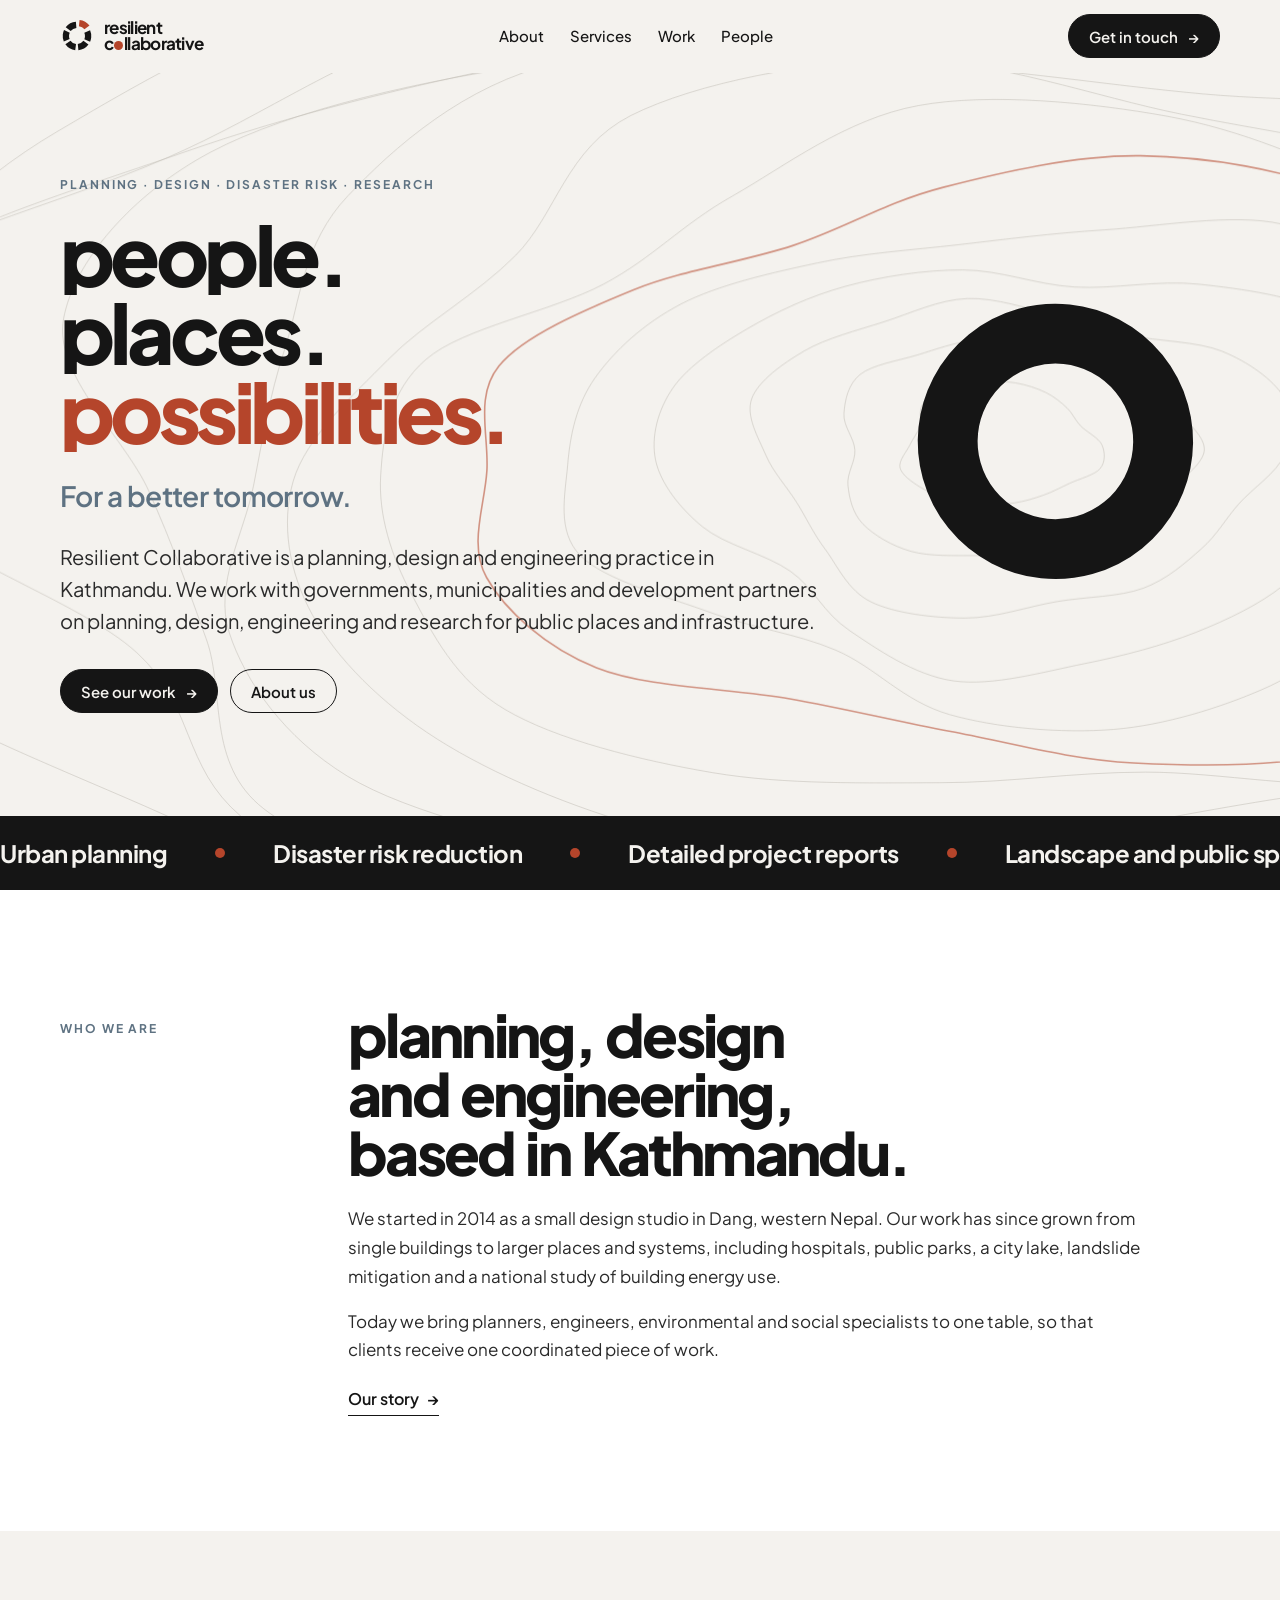
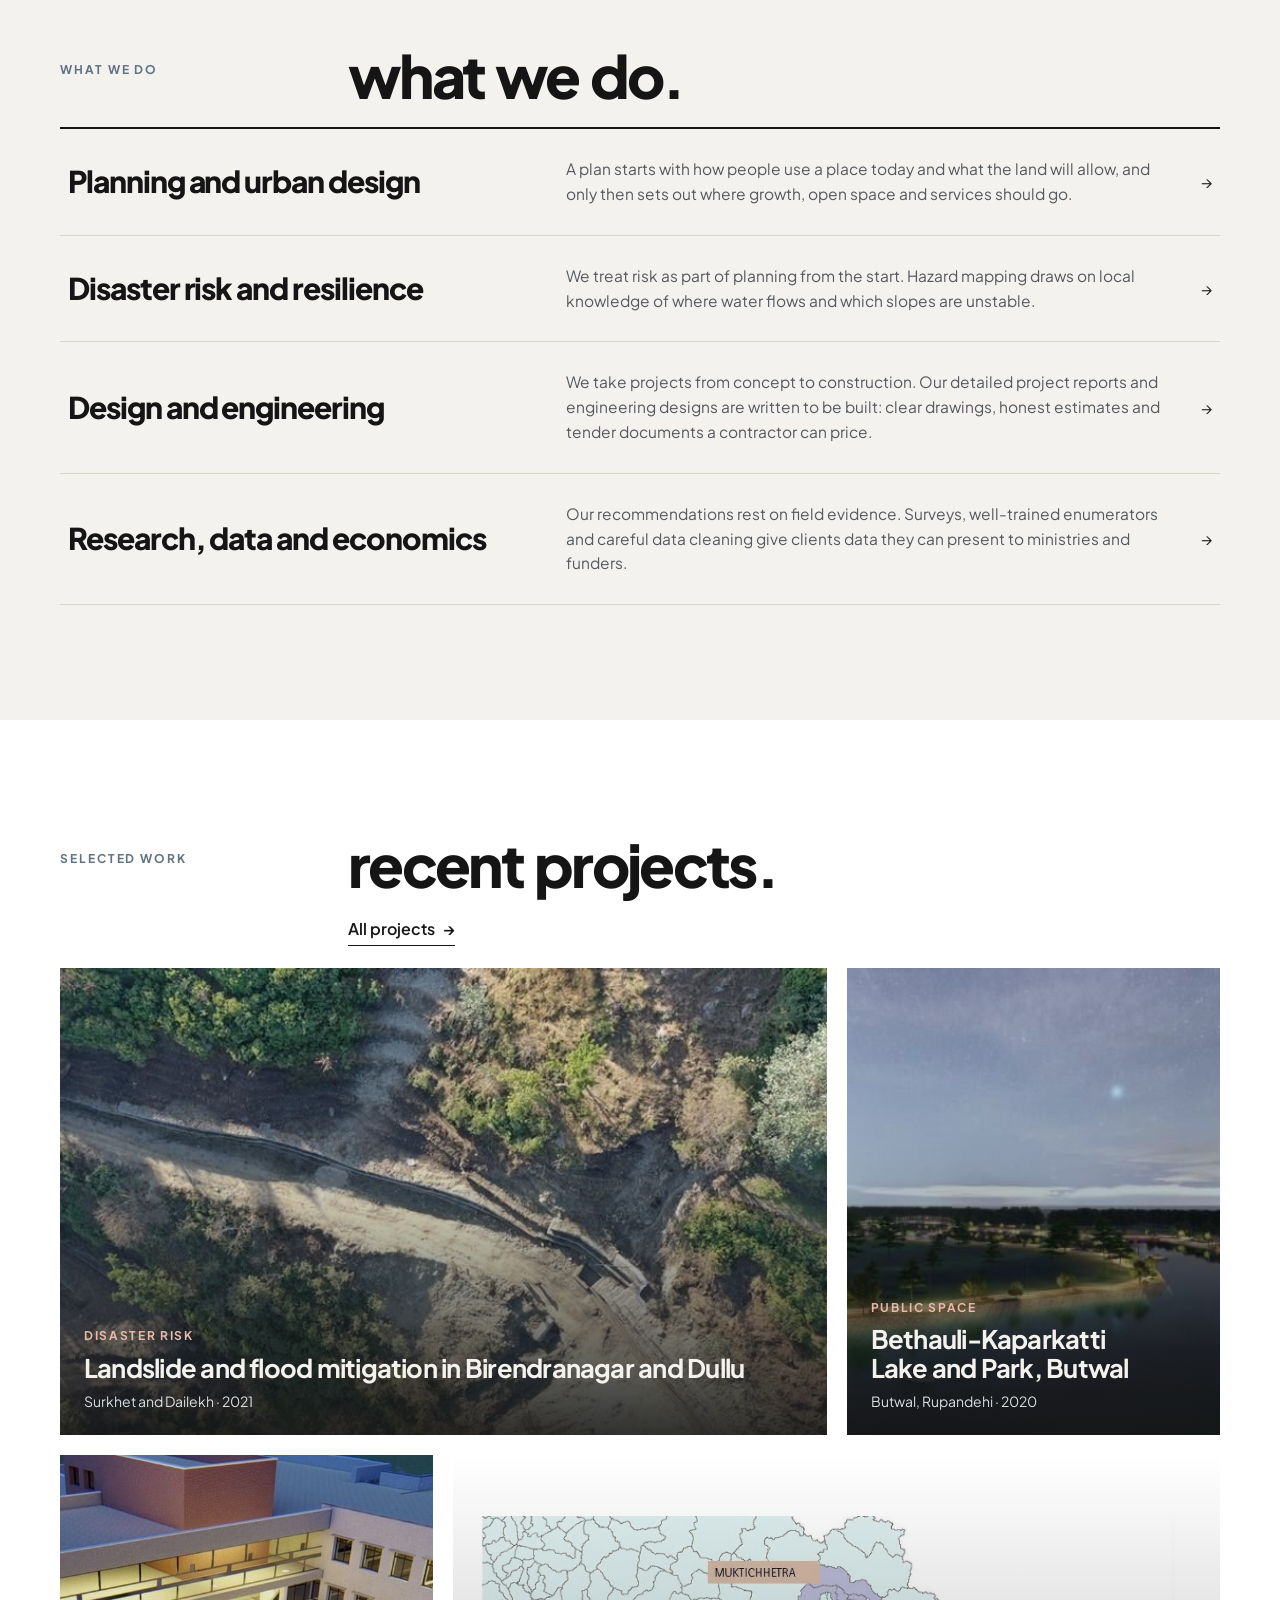
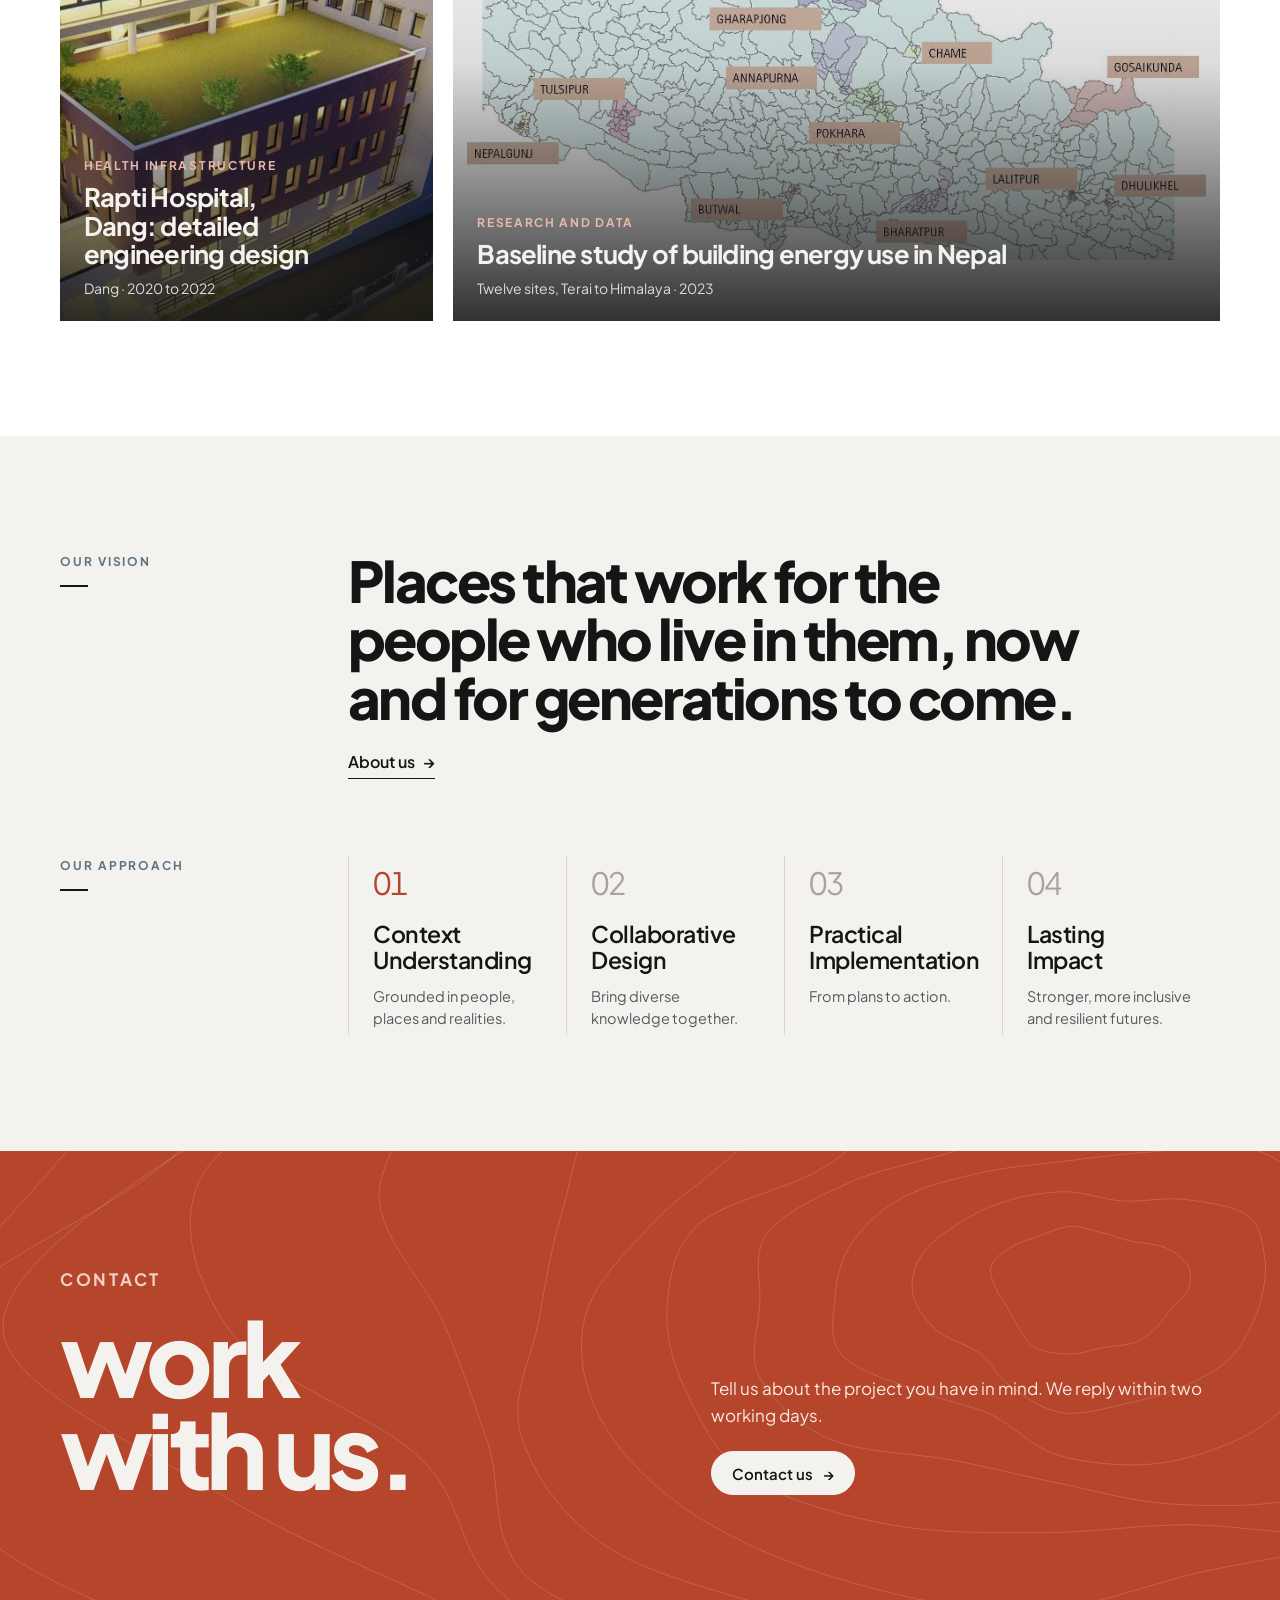
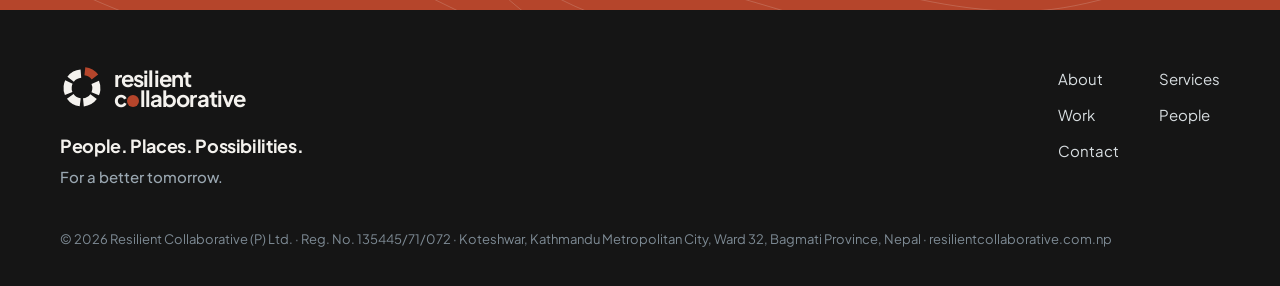
<file: index.html>
<!doctype html><html lang="en"><head><meta charset="utf-8"><meta name="viewport" content="width=device-width, initial-scale=1, viewport-fit=cover"><title>Resilient Collaborative</title><meta name="description" content="Resilient Collaborative is a planning, design and engineering practice in Kathmandu, Nepal, working with governments, municipalities and development partners."><link rel="canonical" href="https://resilientcollaborative.com.np/"><link rel="icon" href="data:image/svg+xml,<svg xmlns=%22http://www.w3.org/2000/svg%22 viewBox=%220 0 100 100%22><g transform=%22translate(50 50) scale(.84) translate(-50 -50)%22 fill=%22none%22 stroke-width=%2222%22><circle cx=%2250%22 cy=%2250%22 r=%2239%22 stroke=%22%23151515%22 transform=%22rotate(-84 50 50)%22 stroke-dasharray=%220 40.84 32 8.84 32 8.84 32 8.84 32 8.84 32 8.84%22/><circle cx=%2250%22 cy=%2250%22 r=%2239%22 stroke=%22%23B5452B%22 transform=%22translate(3.7 -6.55) rotate(-84 50 50)%22 stroke-dasharray=%2232 213.04%22/></g></svg>"><meta property="og:title" content="Resilient Collaborative"><meta property="og:description" content="Resilient Collaborative is a planning, design and engineering practice in Kathmandu, Nepal, working with governments, municipalities and development partners."><meta property="og:url" content="https://resilientcollaborative.com.np/"><meta property="og:image" content="https://resilientcollaborative.com.np/img/lake2.jpg"><link rel="preconnect" href="https://fonts.googleapis.com"><link rel="preconnect" href="https://fonts.gstatic.com" crossorigin><link rel="stylesheet" href="https://fonts.googleapis.com/css2?family=Plus+Jakarta+Sans:wght@400;500;600;700;800&display=swap"><link rel="stylesheet" href="site.css"></head><body><header class="site"><div class="wrap nav">
<a class="brand" href="./" aria-label="Resilient Collaborative, home"><svg data-ring aria-hidden="true"></svg><span class="wm">resilient<br>c<span class="dot"></span>llaborative</span></a>
<ul class="links"><li><a href="about.html">About</a></li><li><a href="services.html">Services</a></li><li><a href="work.html">Work</a></li><li><a href="people.html">People</a></li></ul>
<a class="btn" href="contact.html">Get in touch <span class="arr" aria-hidden="true">→</span></a>
<button class="menu-btn" aria-expanded="false">Menu</button>
</div></header><main>
<section class="hero"><canvas data-topo='{"c":"#B9B4AA","a":0.45,"x":0.78,"y":0.5,"n":14,"s":0.4,"acc":5}' aria-hidden="true"></canvas>
<div class="wrap hero-grid"><div>
<p class="label" style="margin-bottom:22px">Planning · Design · Disaster risk · Research</p>
<h1><span class="w"><span>people.</span></span><span class="w"><span>places.</span></span><span class="w"><span>possibilities.</span></span></h1>
<p class="tomorrow">For a better tomorrow.</p>
<p class="lede">Resilient Collaborative is a planning, design and engineering practice in Kathmandu. We work with governments, municipalities and development partners on planning, design, engineering and research for public places and infrastructure.</p>
<div class="ctas"><a class="btn" href="work.html">See our work <span class="arr" aria-hidden="true">→</span></a><a class="btn ghost" href="about.html">About us</a></div>
</div><div class="hero-mark"><svg id="heroRing" viewBox="0 0 100 100" role="img" aria-label="The Resilient Collaborative ring"></svg></div></div></section>
<div class="marquee" aria-hidden="true"><div class="track"><span>Urban planning</span><span>Disaster risk reduction</span><span>Detailed project reports</span><span>Landscape and public space</span><span>Resilient health infrastructure</span><span>Bio-engineering</span><span>Baseline research</span><span>Construction supervision</span><span>Urban planning</span><span>Disaster risk reduction</span><span>Detailed project reports</span><span>Landscape and public space</span><span>Resilient health infrastructure</span><span>Bio-engineering</span><span>Baseline research</span><span>Construction supervision</span></div></div>

<section class="band white"><div class="wrap split rv"><p class="label">Who we are</p>
<div class="stack"><h2 class="h2">planning, design and engineering, based in Kathmandu.</h2>
<div class="prose"><p>We started in 2014 as a small design studio in Dang, western Nepal. Our work has since grown from single buildings to larger places and systems, including hospitals, public parks, a city lake, landslide mitigation and a national study of building energy use.</p>
<p>Today we bring planners, engineers, environmental and social specialists to one table, so that clients receive one coordinated piece of work.</p></div>
<p><a class="more" href="about.html">Our story <span class="arr" aria-hidden="true">→</span></a></p></div></div>
</section>

<section class="band"><div class="wrap stack"><div class="split rv"><p class="label">What we do</p><h2 class="h2">what we do.</h2></div>
<ul class="rows rv"><li><a href="services.html#planning"><h3>Planning and urban design</h3><p>A plan starts with how people use a place today and what the land will allow, and only then sets out where growth, open space and services should go.</p><span class="arr" aria-hidden="true">→</span></a></li><li><a href="services.html#risk"><h3>Disaster risk and resilience</h3><p>We treat risk as part of planning from the start. Hazard mapping draws on local knowledge of where water flows and which slopes are unstable.</p><span class="arr" aria-hidden="true">→</span></a></li><li><a href="services.html#design"><h3>Design and engineering</h3><p>We take projects from concept to construction. Our detailed project reports and engineering designs are written to be built: clear drawings, honest estimates and tender documents a contractor can price.</p><span class="arr" aria-hidden="true">→</span></a></li><li><a href="services.html#research"><h3>Research, data and economics</h3><p>Our recommendations rest on field evidence. Surveys, well-trained enumerators and careful data cleaning give clients data they can present to ministries and funders.</p><span class="arr" aria-hidden="true">→</span></a></li></ul></div></section>

<section class="band white"><div class="wrap stack"><div class="split rv"><p class="label">Selected work</p><div class="stack"><h2 class="h2">recent projects.</h2><p><a class="more" href="work.html">All projects <span class="arr" aria-hidden="true">→</span></a></p></div></div>
<div class="grid"><a class="card rv wide" href="work-landslide.html" data-tags="risk"><img src="img/idrmp.jpg" alt="Aerial view of slope stabilisation works on a hillside" loading="lazy"><div class="meta"><span class="sector">Disaster risk</span><h3>Landslide and flood mitigation in Birendranagar and Dullu</h3><span class="where">Surkhet and Dailekh · 2021</span></div></a><a class="card rv" href="work-lake.html" data-tags="public-space"><img src="img/lake2.jpg" alt="Rendering of the lake at dusk with lit paths" loading="lazy"><div class="meta"><span class="sector">Public space</span><h3>Bethauli-Kaparkatti Lake and Park, Butwal</h3><span class="where">Butwal, Rupandehi · 2020</span></div></a><a class="card rv" href="work-rapti.html" data-tags="health"><img src="img/rapti.jpg" alt="Rendering of Rapti Hospital at dusk" loading="lazy"><div class="meta"><span class="sector">Health infrastructure</span><h3>Rapti Hospital, Dang: detailed engineering design</h3><span class="where">Dang · 2020 to 2022</span></div></a><a class="card rv wide contain" href="work-energy.html" data-tags="research"><img src="img/map.jpg" alt="Map of Nepal with the survey sites marked" loading="lazy"><div class="meta"><span class="sector">Research and data</span><h3>Baseline study of building energy use in Nepal</h3><span class="where">Twelve sites, Terai to Himalaya · 2023</span></div></a></div></div></section>

<section class="band va"><div class="wrap stack" style="gap:clamp(48px,6vw,88px)"><div class="split rv"><div><p class="label">Our vision</p><span class="tick" aria-hidden="true"></span></div><div class="stack"><p class="vision">Places that work for the people who live in them, now and for generations to come.</p><p><a class="more" href="about.html">About us <span class="arr" aria-hidden="true">→</span></a></p></div></div><div class="split va-row rv"><div><p class="label">Our approach</p><span class="tick" aria-hidden="true"></span></div><ol class="approach4"><li><span class="num">01</span><h3>Context<br>Understanding</h3><p>Grounded in people, places and realities.</p></li><li><span class="num">02</span><h3>Collaborative<br>Design</h3><p>Bring diverse knowledge together.</p></li><li><span class="num">03</span><h3>Practical<br>Implementation</h3><p>From plans to action.</p></li><li><span class="num">04</span><h3>Lasting<br>Impact</h3><p>Stronger, more inclusive and resilient futures.</p></li></ol></div></div></section>
<section class="cta band"><canvas data-topo='{"c":"#F4F2EE","a":0.18,"x":0.85,"y":0.3,"n":12,"s":2.2,"acc":-1}' aria-hidden="true"></canvas>
<div class="wrap inner"><div class="rv"><p class="label" style="margin-bottom:18px">Contact</p><h2>work<br>with us.</h2></div>
<div class="rv"><p>Tell us about the project you have in mind. We reply within two working days.</p>
<p style="margin-top:22px"><a class="btn light" href="contact.html">Contact us <span class="arr" aria-hidden="true">→</span></a></p></div></div></section></main><footer class="site"><div class="wrap">
<div class="row">
<div><a class="brand" href="./" aria-label="Home"><svg data-ring="light" aria-hidden="true"></svg><span class="wm">resilient<br>c<span class="dot"></span>llaborative</span></a>
<p class="tl">People. Places. Possibilities.<span>For a better tomorrow.</span></p></div>
<nav aria-label="Footer"><ul><li><a href="about.html">About</a></li><li><a href="services.html">Services</a></li><li><a href="work.html">Work</a></li><li><a href="people.html">People</a></li><li><a href="contact.html">Contact</a></li></ul></nav>
</div>
<small>© 2026 Resilient Collaborative (P) Ltd. · Reg. No. 135445/71/072 · Koteshwar, Kathmandu Metropolitan City, Ward 32, Bagmati Province, Nepal · resilientcollaborative.com.np</small>
</div></footer><script src="site.js"></script></body></html>
</file>
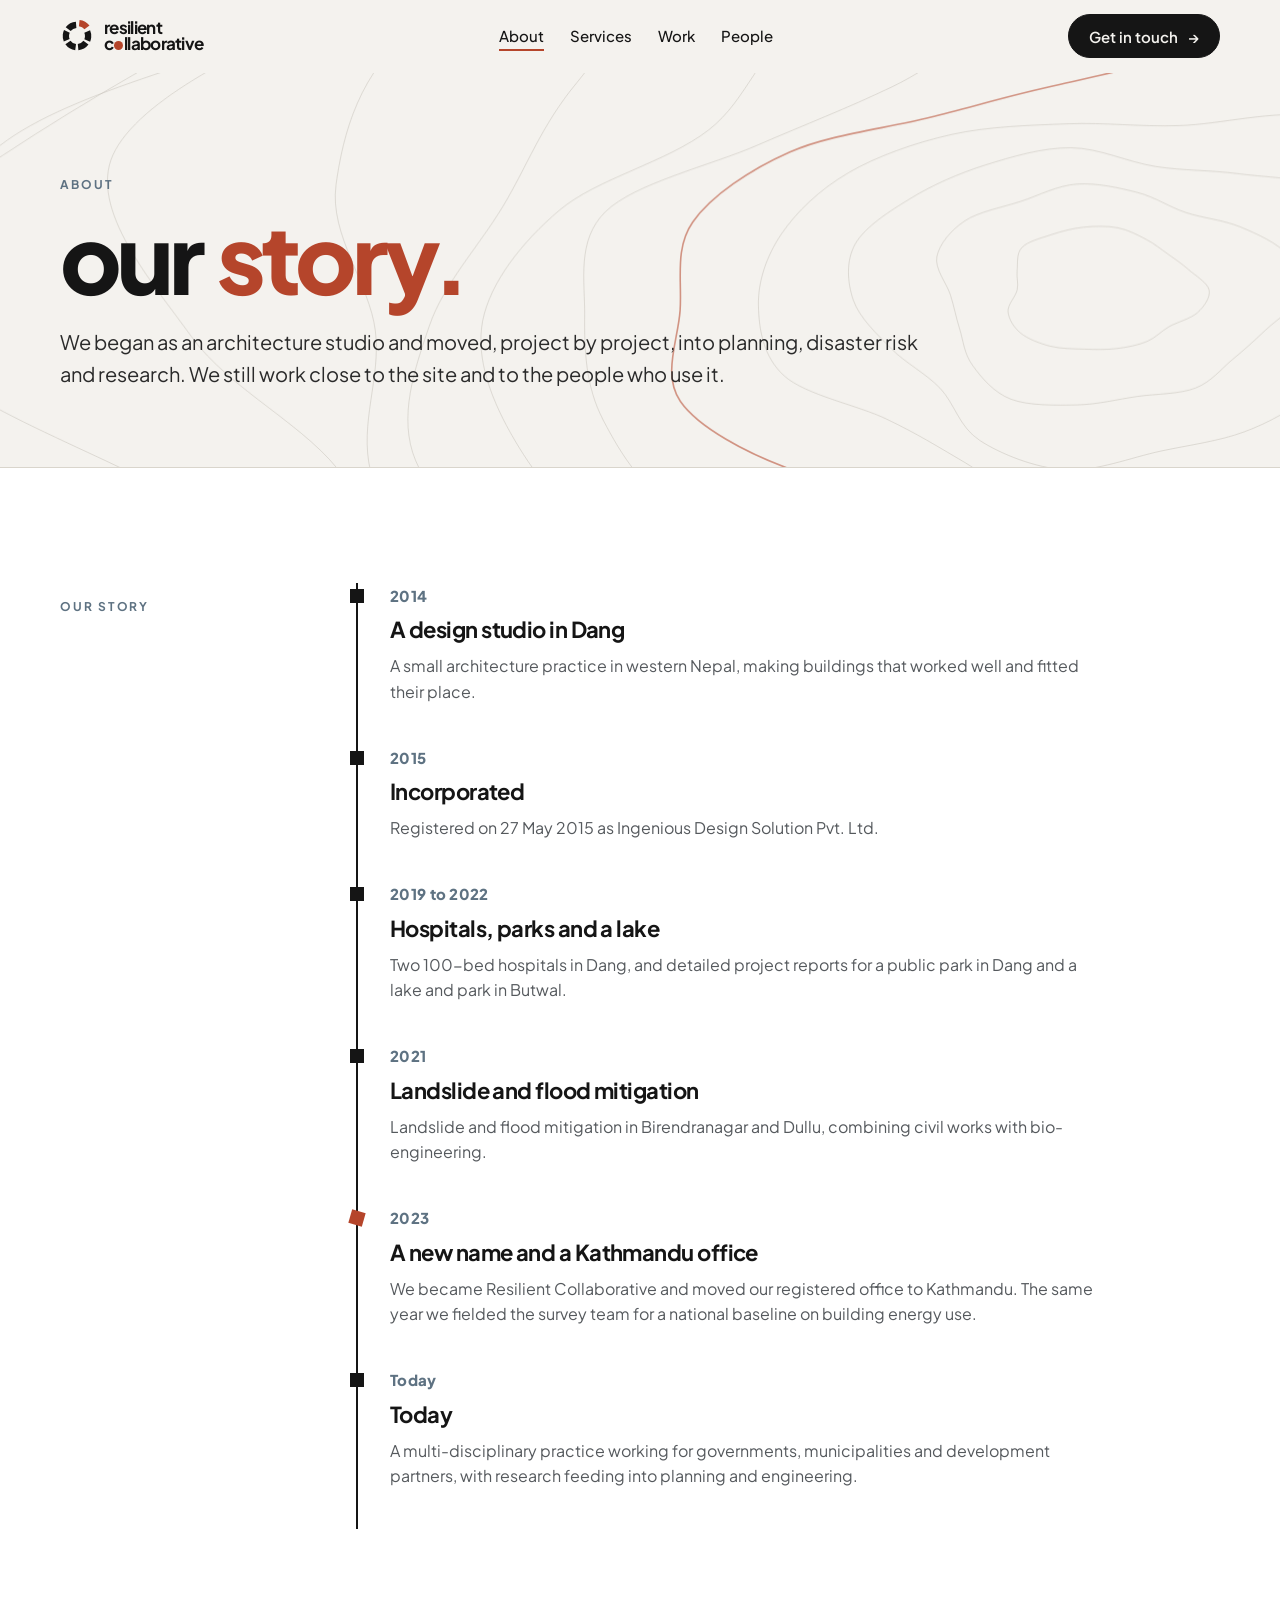
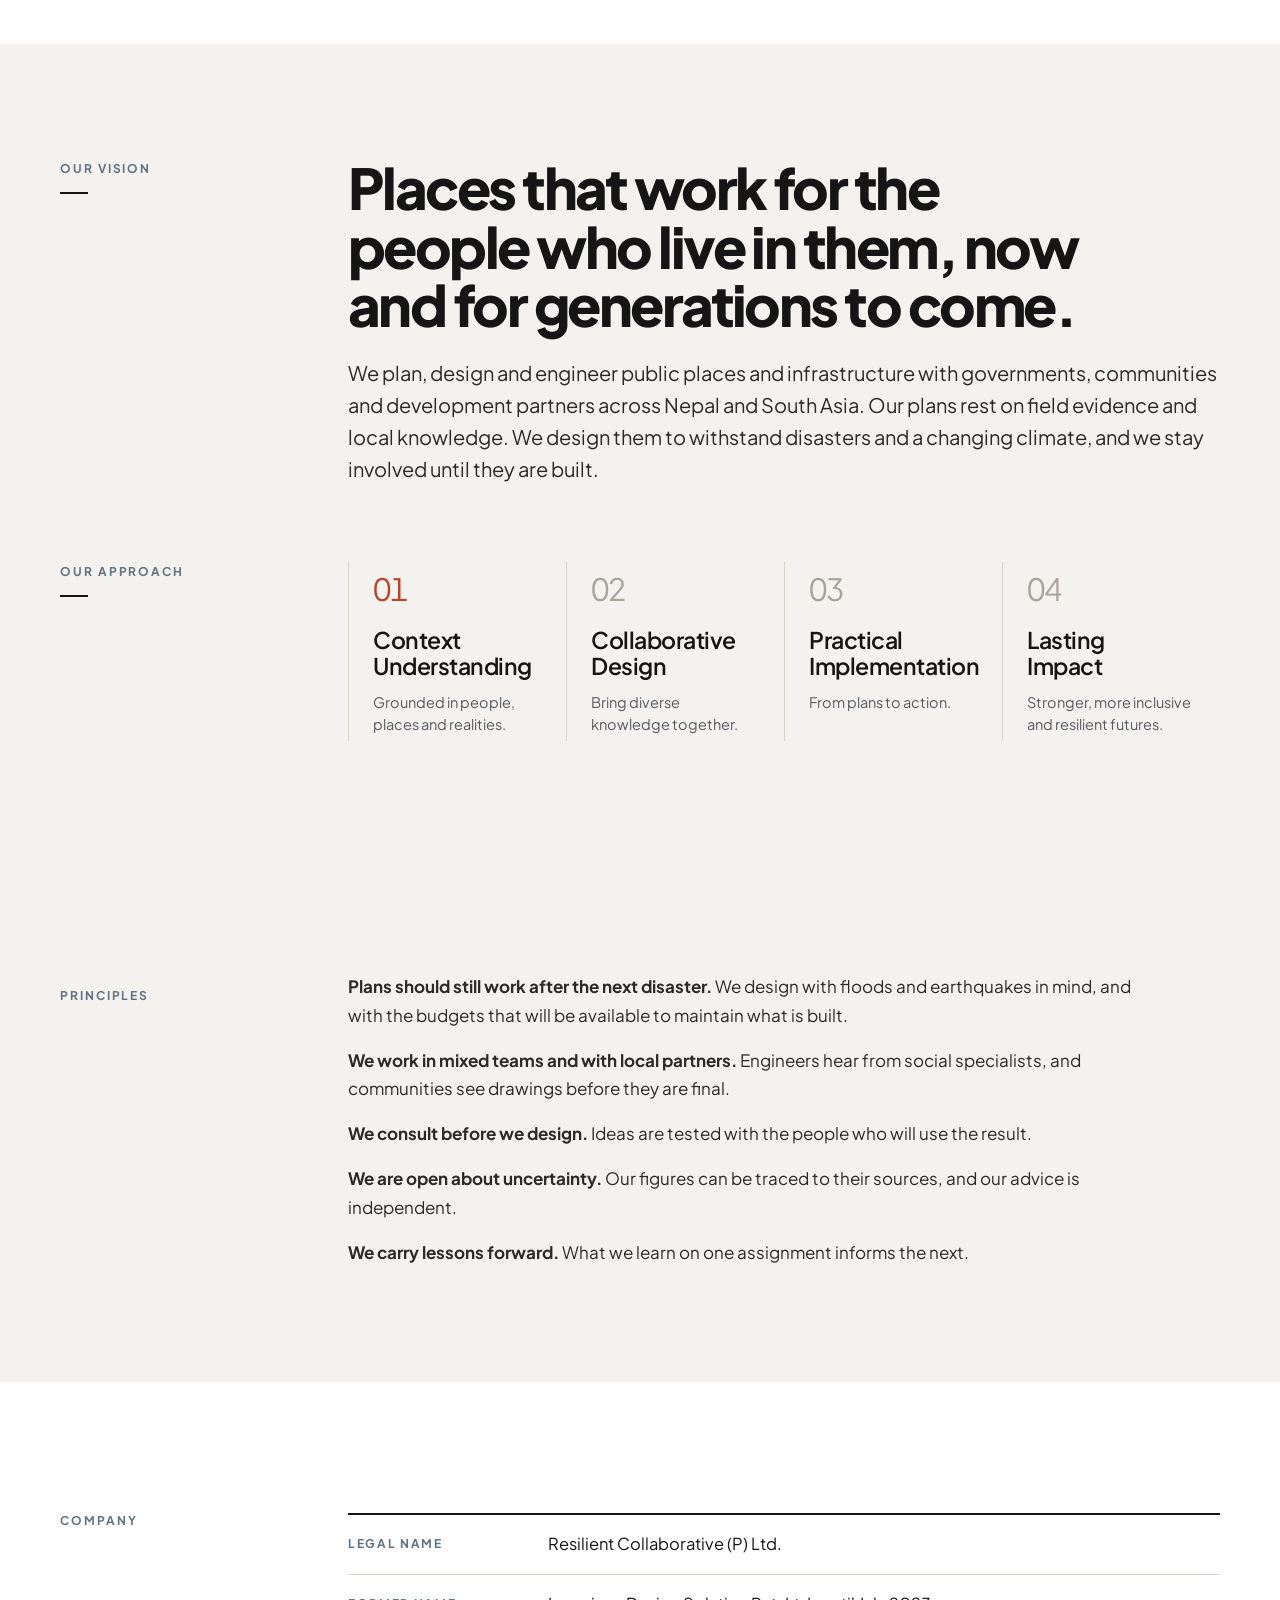
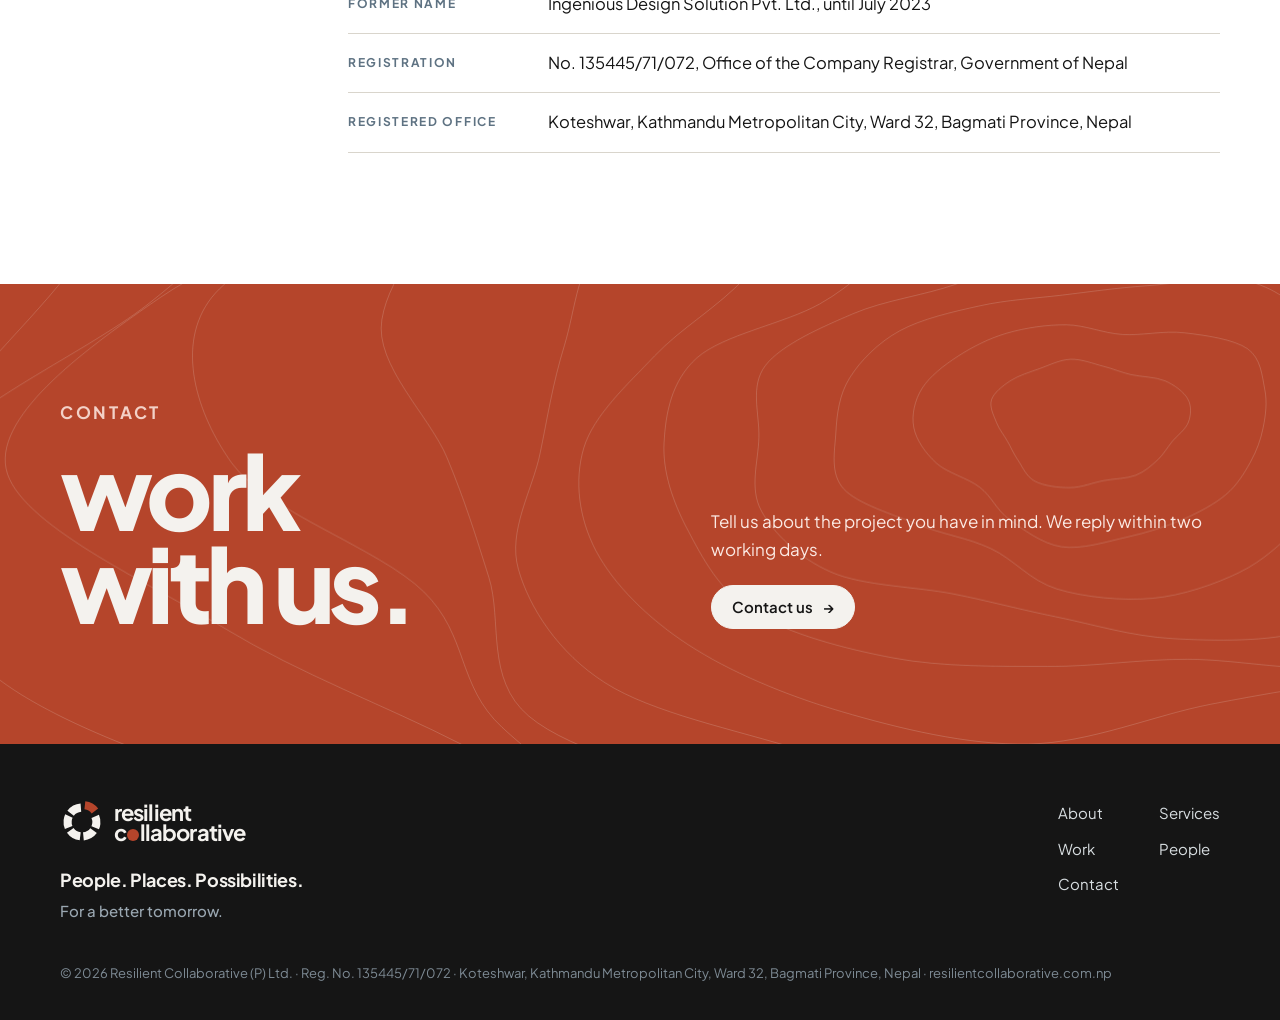
<file: about.html>
<!doctype html><html lang="en"><head><meta charset="utf-8"><meta name="viewport" content="width=device-width, initial-scale=1, viewport-fit=cover"><title>About · Resilient Collaborative</title><meta name="description" content="Resilient Collaborative is a planning, design and engineering practice in Kathmandu, Nepal, working with governments, municipalities and development partners."><link rel="canonical" href="https://resilientcollaborative.com.np/about.html"><link rel="icon" href="data:image/svg+xml,<svg xmlns=%22http://www.w3.org/2000/svg%22 viewBox=%220 0 100 100%22><g transform=%22translate(50 50) scale(.84) translate(-50 -50)%22 fill=%22none%22 stroke-width=%2222%22><circle cx=%2250%22 cy=%2250%22 r=%2239%22 stroke=%22%23151515%22 transform=%22rotate(-84 50 50)%22 stroke-dasharray=%220 40.84 32 8.84 32 8.84 32 8.84 32 8.84 32 8.84%22/><circle cx=%2250%22 cy=%2250%22 r=%2239%22 stroke=%22%23B5452B%22 transform=%22translate(3.7 -6.55) rotate(-84 50 50)%22 stroke-dasharray=%2232 213.04%22/></g></svg>"><meta property="og:title" content="About · Resilient Collaborative"><meta property="og:description" content="Resilient Collaborative is a planning, design and engineering practice in Kathmandu, Nepal, working with governments, municipalities and development partners."><meta property="og:url" content="https://resilientcollaborative.com.np/about.html"><meta property="og:image" content="https://resilientcollaborative.com.np/img/lake2.jpg"><link rel="preconnect" href="https://fonts.googleapis.com"><link rel="preconnect" href="https://fonts.gstatic.com" crossorigin><link rel="stylesheet" href="https://fonts.googleapis.com/css2?family=Plus+Jakarta+Sans:wght@400;500;600;700;800&display=swap"><link rel="stylesheet" href="site.css"></head><body><header class="site"><div class="wrap nav">
<a class="brand" href="./" aria-label="Resilient Collaborative, home"><svg data-ring aria-hidden="true"></svg><span class="wm">resilient<br>c<span class="dot"></span>llaborative</span></a>
<ul class="links"><li><a href="about.html" aria-current="page">About</a></li><li><a href="services.html">Services</a></li><li><a href="work.html">Work</a></li><li><a href="people.html">People</a></li></ul>
<a class="btn" href="contact.html">Get in touch <span class="arr" aria-hidden="true">→</span></a>
<button class="menu-btn" aria-expanded="false">Menu</button>
</div></header><main><section class="phead"><canvas data-topo='{"c":"#B9B4AA","a":0.4,"x":0.86,"y":0.55,"n":12,"s":0.9,"acc":4}' aria-hidden="true"></canvas><div class="wrap"><p class="label">About</p><h1 style="">our <span>story.</span></h1><p class="lede">We began as an architecture studio and moved, project by project, into planning, disaster risk and research. We still work close to the site and to the people who use it.</p></div></section>
<section class="band white"><div class="wrap split"><p class="label rv">Our story</p>
<ol class="timeline rv">
<li><span class="yr">2014</span><h3>A design studio in Dang</h3><p>A small architecture practice in western Nepal, making buildings that worked well and fitted their place.</p></li>
<li><span class="yr">2015</span><h3>Incorporated</h3><p>Registered on 27 May 2015 as Ingenious Design Solution Pvt. Ltd.</p></li>
<li><span class="yr">2019 to 2022</span><h3>Hospitals, parks and a lake</h3><p>Two 100-bed hospitals in Dang, and detailed project reports for a public park in Dang and a lake and park in Butwal.</p></li>
<li><span class="yr">2021</span><h3>Landslide and flood mitigation</h3><p>Landslide and flood mitigation in Birendranagar and Dullu, combining civil works with bio-engineering.</p></li>
<li class="mark"><span class="yr">2023</span><h3>A new name and a Kathmandu office</h3><p>We became Resilient Collaborative and moved our registered office to Kathmandu. The same year we fielded the survey team for a national baseline on building energy use.</p></li>
<li><span class="yr">Today</span><h3>Today</h3><p>A multi-disciplinary practice working for governments, municipalities and development partners, with research feeding into planning and engineering.</p></li>
</ol></div></section>

<section class="band va"><div class="wrap stack" style="gap:clamp(48px,6vw,88px)"><div class="split rv"><div><p class="label">Our vision</p><span class="tick" aria-hidden="true"></span></div><div class="stack"><p class="vision">Places that work for the people who live in them, now and for generations to come.</p><p class="lede">We plan, design and engineer public places and infrastructure with governments, communities and development partners across Nepal and South Asia. Our plans rest on field evidence and local knowledge. We design them to withstand disasters and a changing climate, and we stay involved until they are built.</p></div></div><div class="split va-row rv"><div><p class="label">Our approach</p><span class="tick" aria-hidden="true"></span></div><ol class="approach4"><li><span class="num">01</span><h3>Context<br>Understanding</h3><p>Grounded in people, places and realities.</p></li><li><span class="num">02</span><h3>Collaborative<br>Design</h3><p>Bring diverse knowledge together.</p></li><li><span class="num">03</span><h3>Practical<br>Implementation</h3><p>From plans to action.</p></li><li><span class="num">04</span><h3>Lasting<br>Impact</h3><p>Stronger, more inclusive and resilient futures.</p></li></ol></div></div></section>

<section class="band"><div class="wrap split"><p class="label rv">Principles</p>
<div class="prose rv">
<p><strong>Plans should still work after the next disaster.</strong> We design with floods and earthquakes in mind, and with the budgets that will be available to maintain what is built.</p>
<p><strong>We work in mixed teams and with local partners.</strong> Engineers hear from social specialists, and communities see drawings before they are final.</p>
<p><strong>We consult before we design.</strong> Ideas are tested with the people who will use the result.</p>
<p><strong>We are open about uncertainty.</strong> Our figures can be traced to their sources, and our advice is independent.</p>
<p><strong>We carry lessons forward.</strong> What we learn on one assignment informs the next.</p>
</div></div></section>
<section class="band white"><div class="wrap split"><p class="label rv">Company</p>
<dl class="dl rv"><dt>Legal name</dt><dd>Resilient Collaborative (P) Ltd.</dd>
<dt>Former name</dt><dd>Ingenious Design Solution Pvt. Ltd., until July 2023</dd>
<dt>Registration</dt><dd>No. 135445/71/072, Office of the Company Registrar, Government of Nepal</dd>
<dt>Registered office</dt><dd>Koteshwar, Kathmandu Metropolitan City, Ward 32, Bagmati Province, Nepal</dd></dl></div></section>
<section class="cta band"><canvas data-topo='{"c":"#F4F2EE","a":0.18,"x":0.85,"y":0.3,"n":12,"s":2.2,"acc":-1}' aria-hidden="true"></canvas>
<div class="wrap inner"><div class="rv"><p class="label" style="margin-bottom:18px">Contact</p><h2>work<br>with us.</h2></div>
<div class="rv"><p>Tell us about the project you have in mind. We reply within two working days.</p>
<p style="margin-top:22px"><a class="btn light" href="contact.html">Contact us <span class="arr" aria-hidden="true">→</span></a></p></div></div></section></main><footer class="site"><div class="wrap">
<div class="row">
<div><a class="brand" href="./" aria-label="Home"><svg data-ring="light" aria-hidden="true"></svg><span class="wm">resilient<br>c<span class="dot"></span>llaborative</span></a>
<p class="tl">People. Places. Possibilities.<span>For a better tomorrow.</span></p></div>
<nav aria-label="Footer"><ul><li><a href="about.html">About</a></li><li><a href="services.html">Services</a></li><li><a href="work.html">Work</a></li><li><a href="people.html">People</a></li><li><a href="contact.html">Contact</a></li></ul></nav>
</div>
<small>© 2026 Resilient Collaborative (P) Ltd. · Reg. No. 135445/71/072 · Koteshwar, Kathmandu Metropolitan City, Ward 32, Bagmati Province, Nepal · resilientcollaborative.com.np</small>
</div></footer><script src="site.js"></script></body></html>
</file>
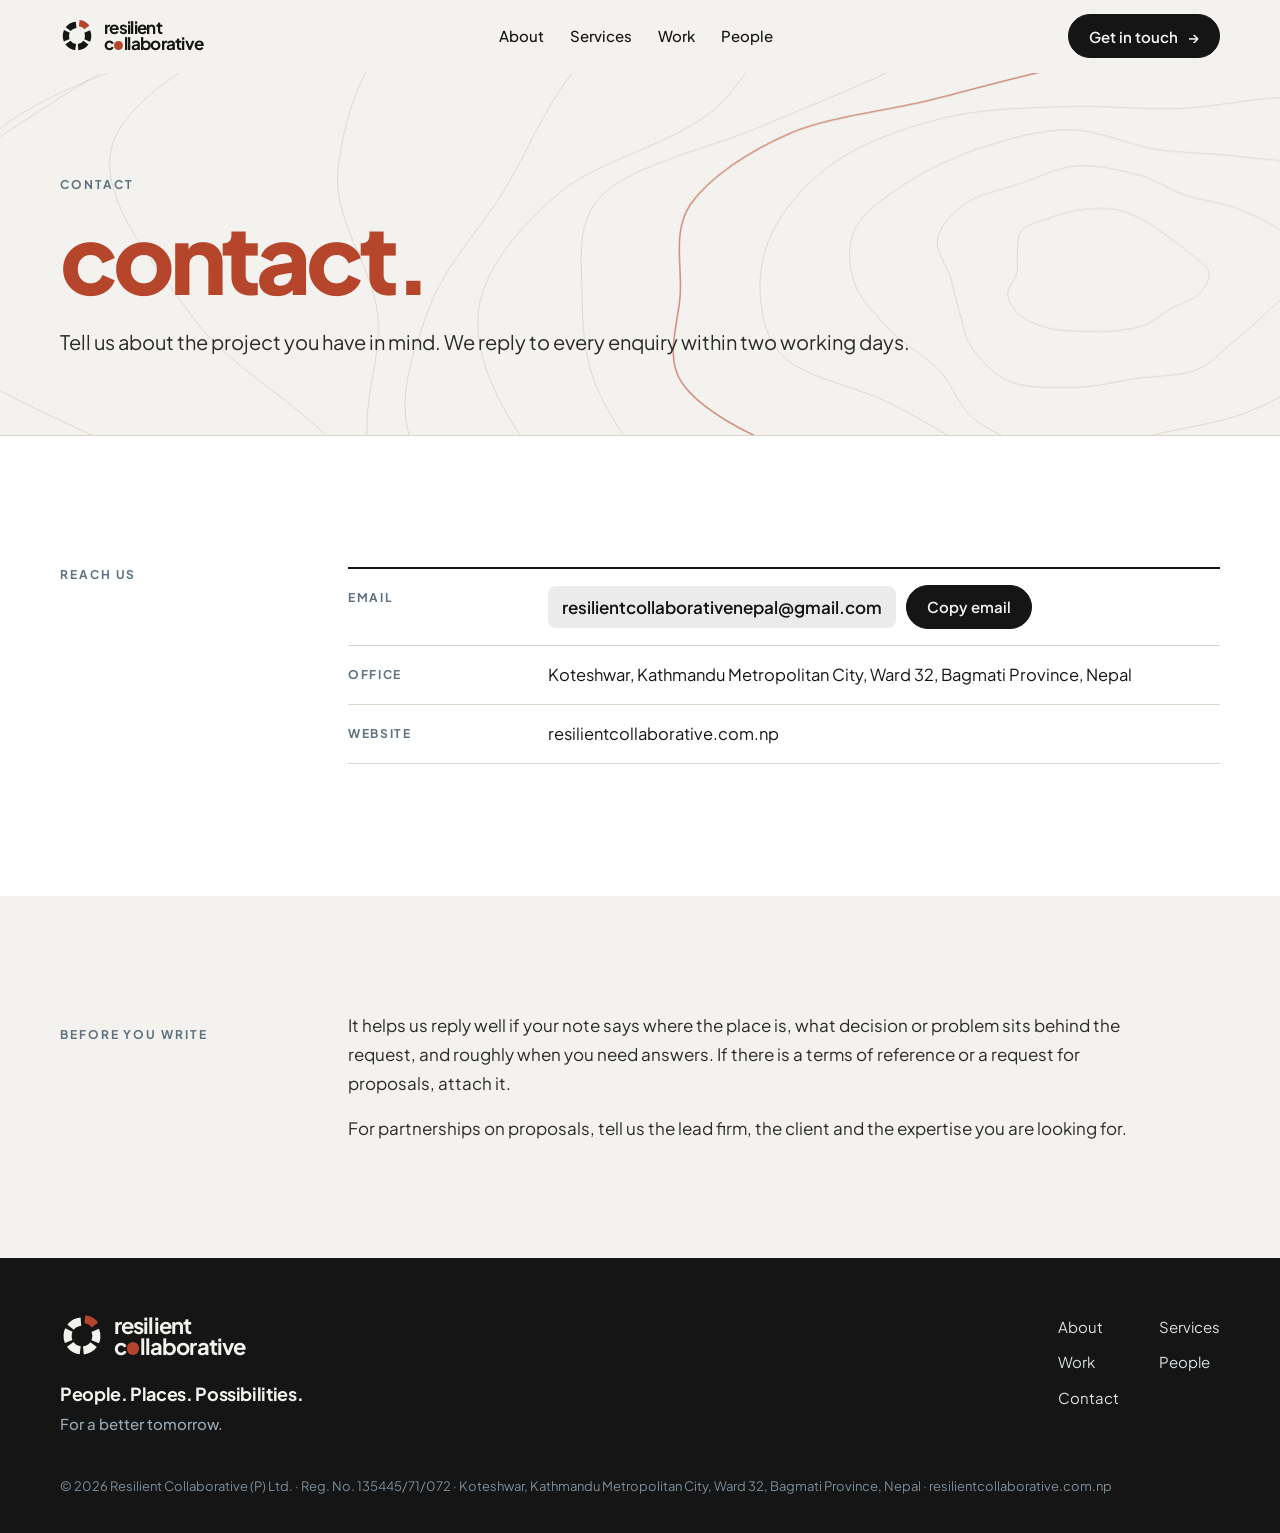
<file: contact.html>
<!doctype html><html lang="en"><head><meta charset="utf-8"><meta name="viewport" content="width=device-width, initial-scale=1, viewport-fit=cover"><title>Contact · Resilient Collaborative</title><meta name="description" content="Resilient Collaborative is a planning, design and engineering practice in Kathmandu, Nepal, working with governments, municipalities and development partners."><link rel="canonical" href="https://resilientcollaborative.com.np/contact.html"><link rel="icon" href="data:image/svg+xml,<svg xmlns=%22http://www.w3.org/2000/svg%22 viewBox=%220 0 100 100%22><g transform=%22translate(50 50) scale(.84) translate(-50 -50)%22 fill=%22none%22 stroke-width=%2222%22><circle cx=%2250%22 cy=%2250%22 r=%2239%22 stroke=%22%23151515%22 transform=%22rotate(-84 50 50)%22 stroke-dasharray=%220 40.84 32 8.84 32 8.84 32 8.84 32 8.84 32 8.84%22/><circle cx=%2250%22 cy=%2250%22 r=%2239%22 stroke=%22%23B5452B%22 transform=%22translate(3.7 -6.55) rotate(-84 50 50)%22 stroke-dasharray=%2232 213.04%22/></g></svg>"><meta property="og:title" content="Contact · Resilient Collaborative"><meta property="og:description" content="Resilient Collaborative is a planning, design and engineering practice in Kathmandu, Nepal, working with governments, municipalities and development partners."><meta property="og:url" content="https://resilientcollaborative.com.np/contact.html"><meta property="og:image" content="https://resilientcollaborative.com.np/img/lake2.jpg"><link rel="preconnect" href="https://fonts.googleapis.com"><link rel="preconnect" href="https://fonts.gstatic.com" crossorigin><link rel="stylesheet" href="https://fonts.googleapis.com/css2?family=Plus+Jakarta+Sans:wght@400;500;600;700;800&display=swap"><link rel="stylesheet" href="site.css"></head><body><header class="site"><div class="wrap nav">
<a class="brand" href="./" aria-label="Resilient Collaborative, home"><svg data-ring aria-hidden="true"></svg><span class="wm">resilient<br>c<span class="dot"></span>llaborative</span></a>
<ul class="links"><li><a href="about.html">About</a></li><li><a href="services.html">Services</a></li><li><a href="work.html">Work</a></li><li><a href="people.html">People</a></li></ul>
<a class="btn" href="contact.html">Get in touch <span class="arr" aria-hidden="true">→</span></a>
<button class="menu-btn" aria-expanded="false">Menu</button>
</div></header><main><section class="phead"><canvas data-topo='{"c":"#B9B4AA","a":0.4,"x":0.86,"y":0.55,"n":12,"s":0.9,"acc":4}' aria-hidden="true"></canvas><div class="wrap"><p class="label">Contact</p><h1 style=""><span>contact.</span></h1><p class="lede">Tell us about the project you have in mind. We reply to every enquiry within two working days.</p></div></section>
<section class="band white"><div class="wrap split"><p class="label rv">Reach us</p>
<div class="stack rv">
<dl class="dl"><dt>Email</dt><dd><div class="copy" style="margin:0"><code id="mailC">resilientcollaborativenepal@gmail.com</code><button class="btn" type="button" data-copy="#mailC">Copy email</button><span class="ok" aria-live="polite"></span></div></dd>
<dt>Office</dt><dd>Koteshwar, Kathmandu Metropolitan City, Ward 32, Bagmati Province, Nepal</dd>
<dt>Website</dt><dd>resilientcollaborative.com.np</dd></dl></div></div></section>
<section class="band"><div class="wrap split"><p class="label rv">Before you write</p>
<div class="prose rv"><p>It helps us reply well if your note says where the place is, what decision or problem sits behind the request, and roughly when you need answers. If there is a terms of reference or a request for proposals, attach it.</p>
<p>For partnerships on proposals, tell us the lead firm, the client and the expertise you are looking for.</p></div></div></section></main><footer class="site"><div class="wrap">
<div class="row">
<div><a class="brand" href="./" aria-label="Home"><svg data-ring="light" aria-hidden="true"></svg><span class="wm">resilient<br>c<span class="dot"></span>llaborative</span></a>
<p class="tl">People. Places. Possibilities.<span>For a better tomorrow.</span></p></div>
<nav aria-label="Footer"><ul><li><a href="about.html">About</a></li><li><a href="services.html">Services</a></li><li><a href="work.html">Work</a></li><li><a href="people.html">People</a></li><li><a href="contact.html">Contact</a></li></ul></nav>
</div>
<small>© 2026 Resilient Collaborative (P) Ltd. · Reg. No. 135445/71/072 · Koteshwar, Kathmandu Metropolitan City, Ward 32, Bagmati Province, Nepal · resilientcollaborative.com.np</small>
</div></footer><script src="site.js"></script></body></html>
</file>
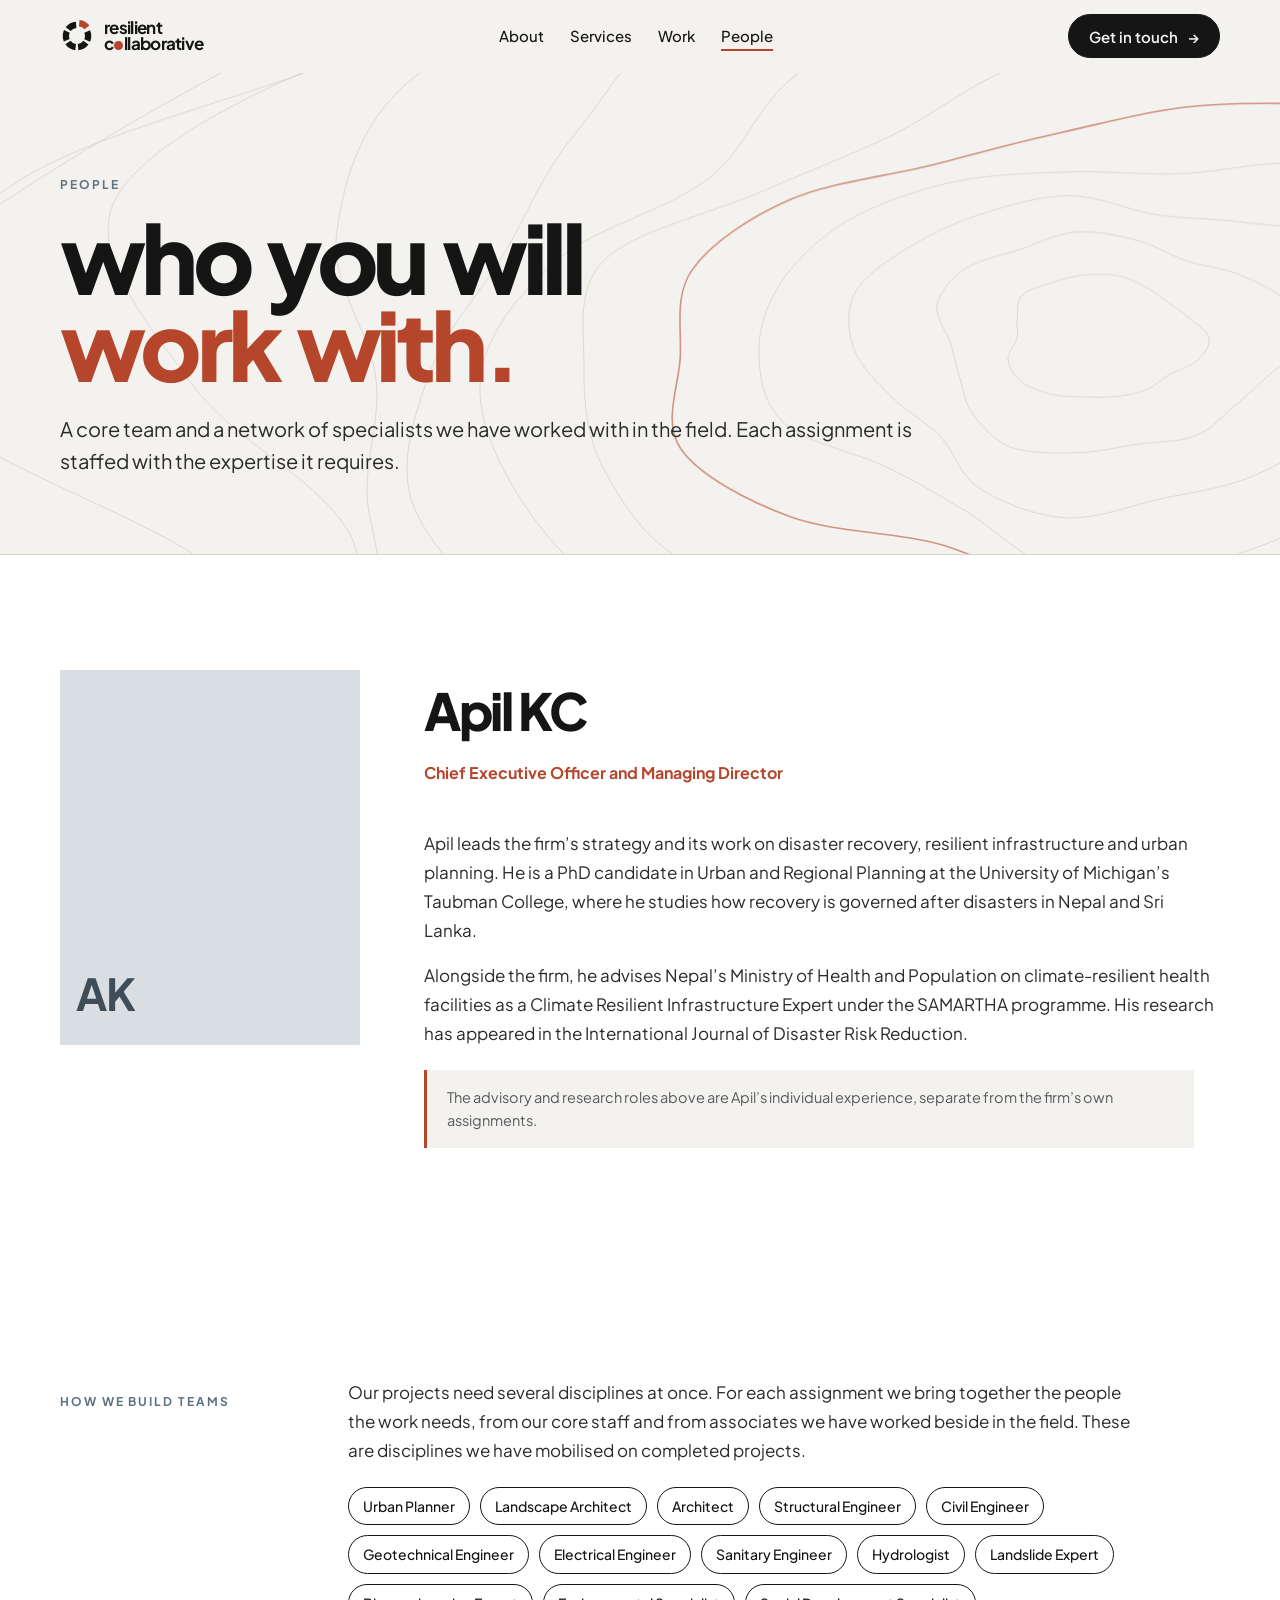
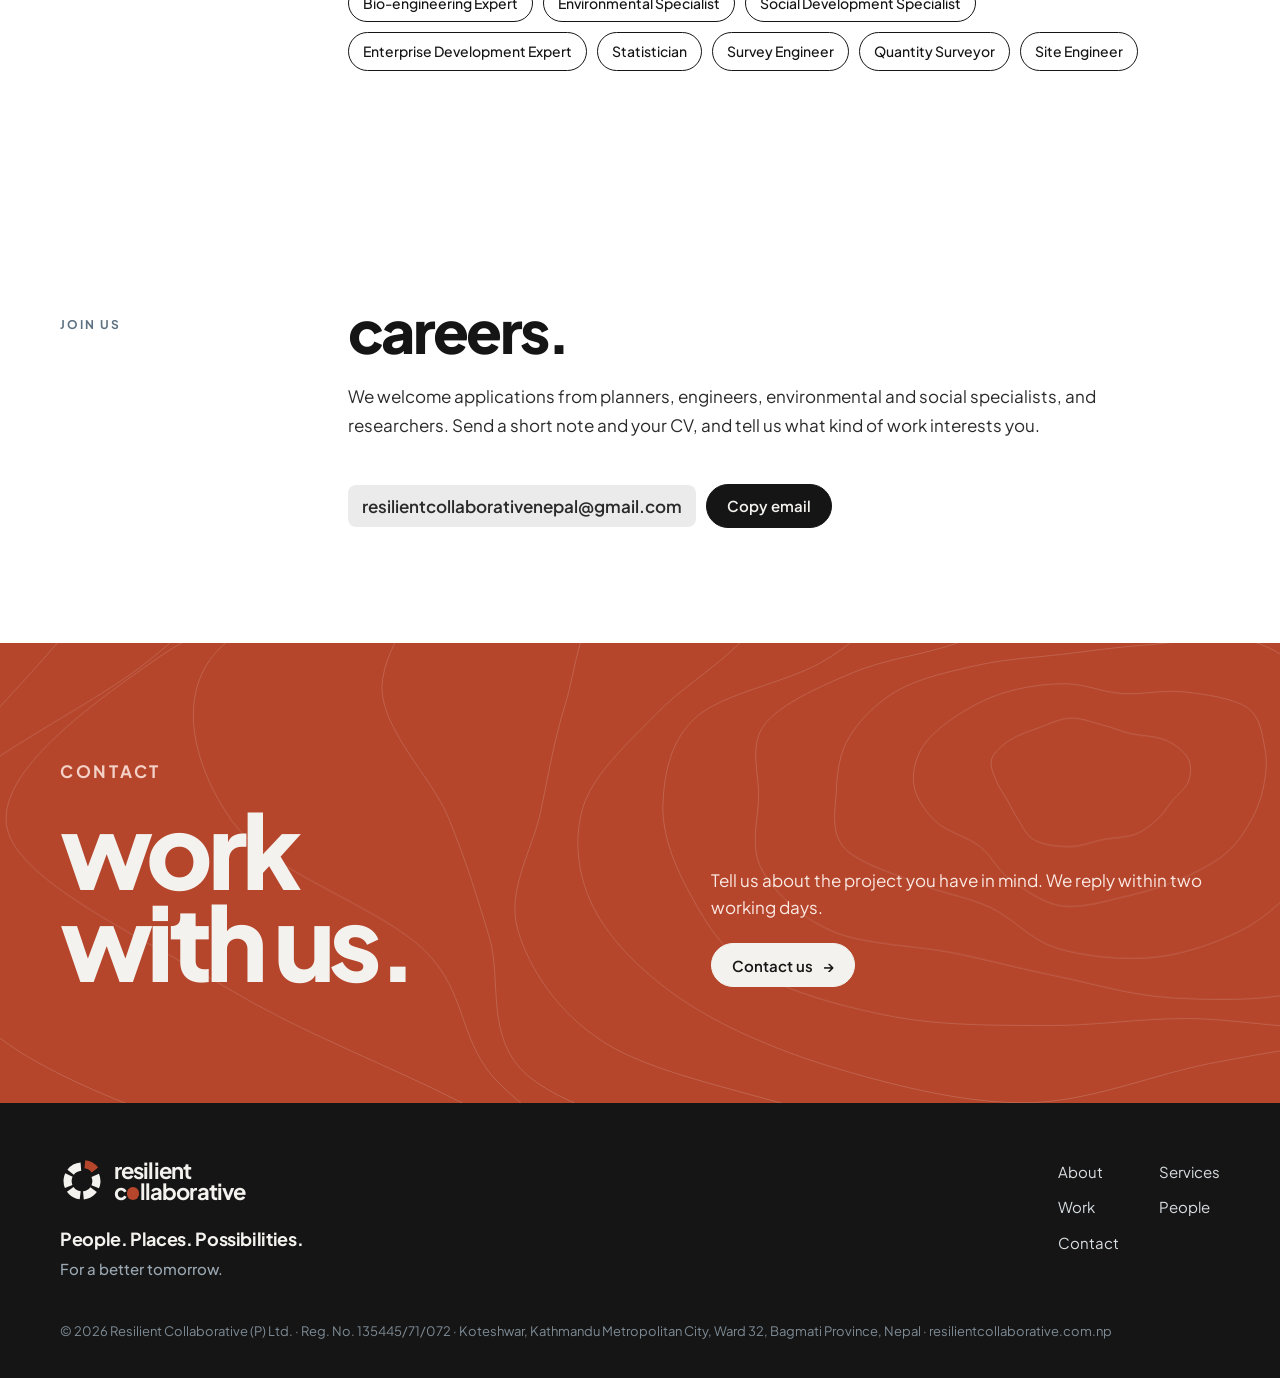
<file: people.html>
<!doctype html><html lang="en"><head><meta charset="utf-8"><meta name="viewport" content="width=device-width, initial-scale=1, viewport-fit=cover"><title>People · Resilient Collaborative</title><meta name="description" content="Resilient Collaborative is a planning, design and engineering practice in Kathmandu, Nepal, working with governments, municipalities and development partners."><link rel="canonical" href="https://resilientcollaborative.com.np/people.html"><link rel="icon" href="data:image/svg+xml,<svg xmlns=%22http://www.w3.org/2000/svg%22 viewBox=%220 0 100 100%22><g transform=%22translate(50 50) scale(.84) translate(-50 -50)%22 fill=%22none%22 stroke-width=%2222%22><circle cx=%2250%22 cy=%2250%22 r=%2239%22 stroke=%22%23151515%22 transform=%22rotate(-84 50 50)%22 stroke-dasharray=%220 40.84 32 8.84 32 8.84 32 8.84 32 8.84 32 8.84%22/><circle cx=%2250%22 cy=%2250%22 r=%2239%22 stroke=%22%23B5452B%22 transform=%22translate(3.7 -6.55) rotate(-84 50 50)%22 stroke-dasharray=%2232 213.04%22/></g></svg>"><meta property="og:title" content="People · Resilient Collaborative"><meta property="og:description" content="Resilient Collaborative is a planning, design and engineering practice in Kathmandu, Nepal, working with governments, municipalities and development partners."><meta property="og:url" content="https://resilientcollaborative.com.np/people.html"><meta property="og:image" content="https://resilientcollaborative.com.np/img/lake2.jpg"><link rel="preconnect" href="https://fonts.googleapis.com"><link rel="preconnect" href="https://fonts.gstatic.com" crossorigin><link rel="stylesheet" href="https://fonts.googleapis.com/css2?family=Plus+Jakarta+Sans:wght@400;500;600;700;800&display=swap"><link rel="stylesheet" href="site.css"></head><body><header class="site"><div class="wrap nav">
<a class="brand" href="./" aria-label="Resilient Collaborative, home"><svg data-ring aria-hidden="true"></svg><span class="wm">resilient<br>c<span class="dot"></span>llaborative</span></a>
<ul class="links"><li><a href="about.html">About</a></li><li><a href="services.html">Services</a></li><li><a href="work.html">Work</a></li><li><a href="people.html" aria-current="page">People</a></li></ul>
<a class="btn" href="contact.html">Get in touch <span class="arr" aria-hidden="true">→</span></a>
<button class="menu-btn" aria-expanded="false">Menu</button>
</div></header><main><section class="phead"><canvas data-topo='{"c":"#B9B4AA","a":0.4,"x":0.86,"y":0.55,"n":12,"s":0.9,"acc":4}' aria-hidden="true"></canvas><div class="wrap"><p class="label">People</p><h1 style="">who you will <span>work with.</span></h1><p class="lede">A core team and a network of specialists we have worked with in the field. Each assignment is staffed with the expertise it requires.</p></div></section>
<section class="band white" id="apil-profile"><div class="wrap founder">
<div class="portrait rv"><span class="ini">AK</span></div>
<div class="stack rv"><div><h2>Apil KC</h2><p class="role">Chief Executive Officer and Managing Director</p></div>
<div class="prose"><p>Apil leads the firm’s strategy and its work on disaster recovery, resilient infrastructure and urban planning. He is a PhD candidate in Urban and Regional Planning at the University of Michigan’s Taubman College, where he studies how recovery is governed after disasters in Nepal and Sri Lanka.</p>
<p>Alongside the firm, he advises Nepal’s Ministry of Health and Population on climate-resilient health facilities as a Climate Resilient Infrastructure Expert under the SAMARTHA programme. His research has appeared in the International Journal of Disaster Risk Reduction.</p></div>
<p class="notebox">The advisory and research roles above are Apil’s individual experience, separate from the firm’s own assignments.</p></div>
</div></section>
<section class="band white"><div class="wrap split"><p class="label rv">How we build teams</p>
<div class="stack rv"><div class="prose"><p>Our projects need several disciplines at once. For each assignment we bring together the people the work needs, from our core staff and from associates we have worked beside in the field. These are disciplines we have mobilised on completed projects.</p></div>
<div class="chips"><span class="chip">Urban Planner</span><span class="chip">Landscape Architect</span><span class="chip">Architect</span><span class="chip">Structural Engineer</span><span class="chip">Civil Engineer</span><span class="chip">Geotechnical Engineer</span><span class="chip">Electrical Engineer</span><span class="chip">Sanitary Engineer</span><span class="chip">Hydrologist</span><span class="chip">Landslide Expert</span><span class="chip">Bio-engineering Expert</span><span class="chip">Environmental Specialist</span><span class="chip">Social Development Specialist</span><span class="chip">Enterprise Development Expert</span><span class="chip">Statistician</span><span class="chip">Survey Engineer</span><span class="chip">Quantity Surveyor</span><span class="chip">Site Engineer</span></div></div></div></section>
<section class="band white"><div class="wrap split"><p class="label rv">Join us</p>
<div class="stack rv"><h2 class="h2">careers.</h2>
<div class="prose"><p>We welcome applications from planners, engineers, environmental and social specialists, and researchers. Send a short note and your CV, and tell us what kind of work interests you.</p></div>
<div class="copy"><code id="mailP">resilientcollaborativenepal@gmail.com</code><button class="btn" type="button" data-copy="#mailP">Copy email</button><span class="ok" aria-live="polite"></span></div></div></div></section><section class="cta band"><canvas data-topo='{"c":"#F4F2EE","a":0.18,"x":0.85,"y":0.3,"n":12,"s":2.2,"acc":-1}' aria-hidden="true"></canvas>
<div class="wrap inner"><div class="rv"><p class="label" style="margin-bottom:18px">Contact</p><h2>work<br>with us.</h2></div>
<div class="rv"><p>Tell us about the project you have in mind. We reply within two working days.</p>
<p style="margin-top:22px"><a class="btn light" href="contact.html">Contact us <span class="arr" aria-hidden="true">→</span></a></p></div></div></section></main><footer class="site"><div class="wrap">
<div class="row">
<div><a class="brand" href="./" aria-label="Home"><svg data-ring="light" aria-hidden="true"></svg><span class="wm">resilient<br>c<span class="dot"></span>llaborative</span></a>
<p class="tl">People. Places. Possibilities.<span>For a better tomorrow.</span></p></div>
<nav aria-label="Footer"><ul><li><a href="about.html">About</a></li><li><a href="services.html">Services</a></li><li><a href="work.html">Work</a></li><li><a href="people.html">People</a></li><li><a href="contact.html">Contact</a></li></ul></nav>
</div>
<small>© 2026 Resilient Collaborative (P) Ltd. · Reg. No. 135445/71/072 · Koteshwar, Kathmandu Metropolitan City, Ward 32, Bagmati Province, Nepal · resilientcollaborative.com.np</small>
</div></footer><script src="site.js"></script></body></html>
</file>
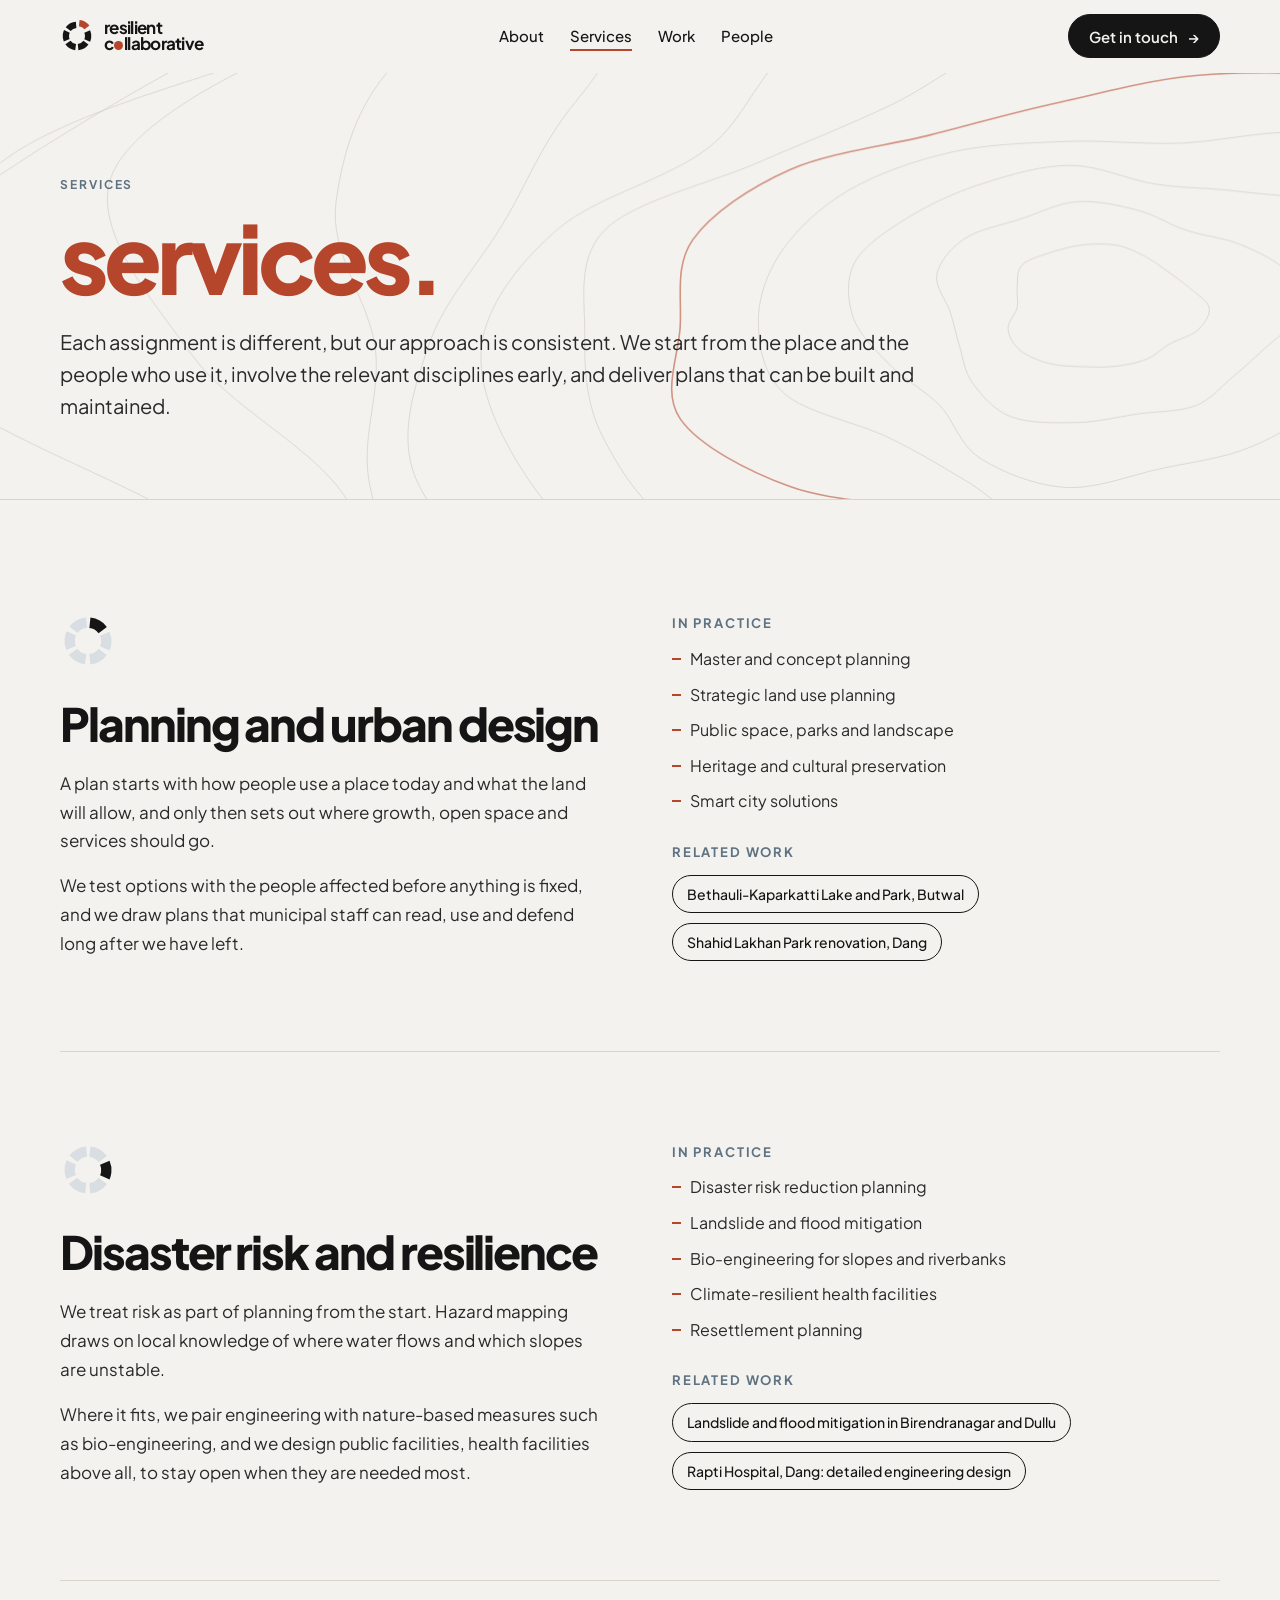
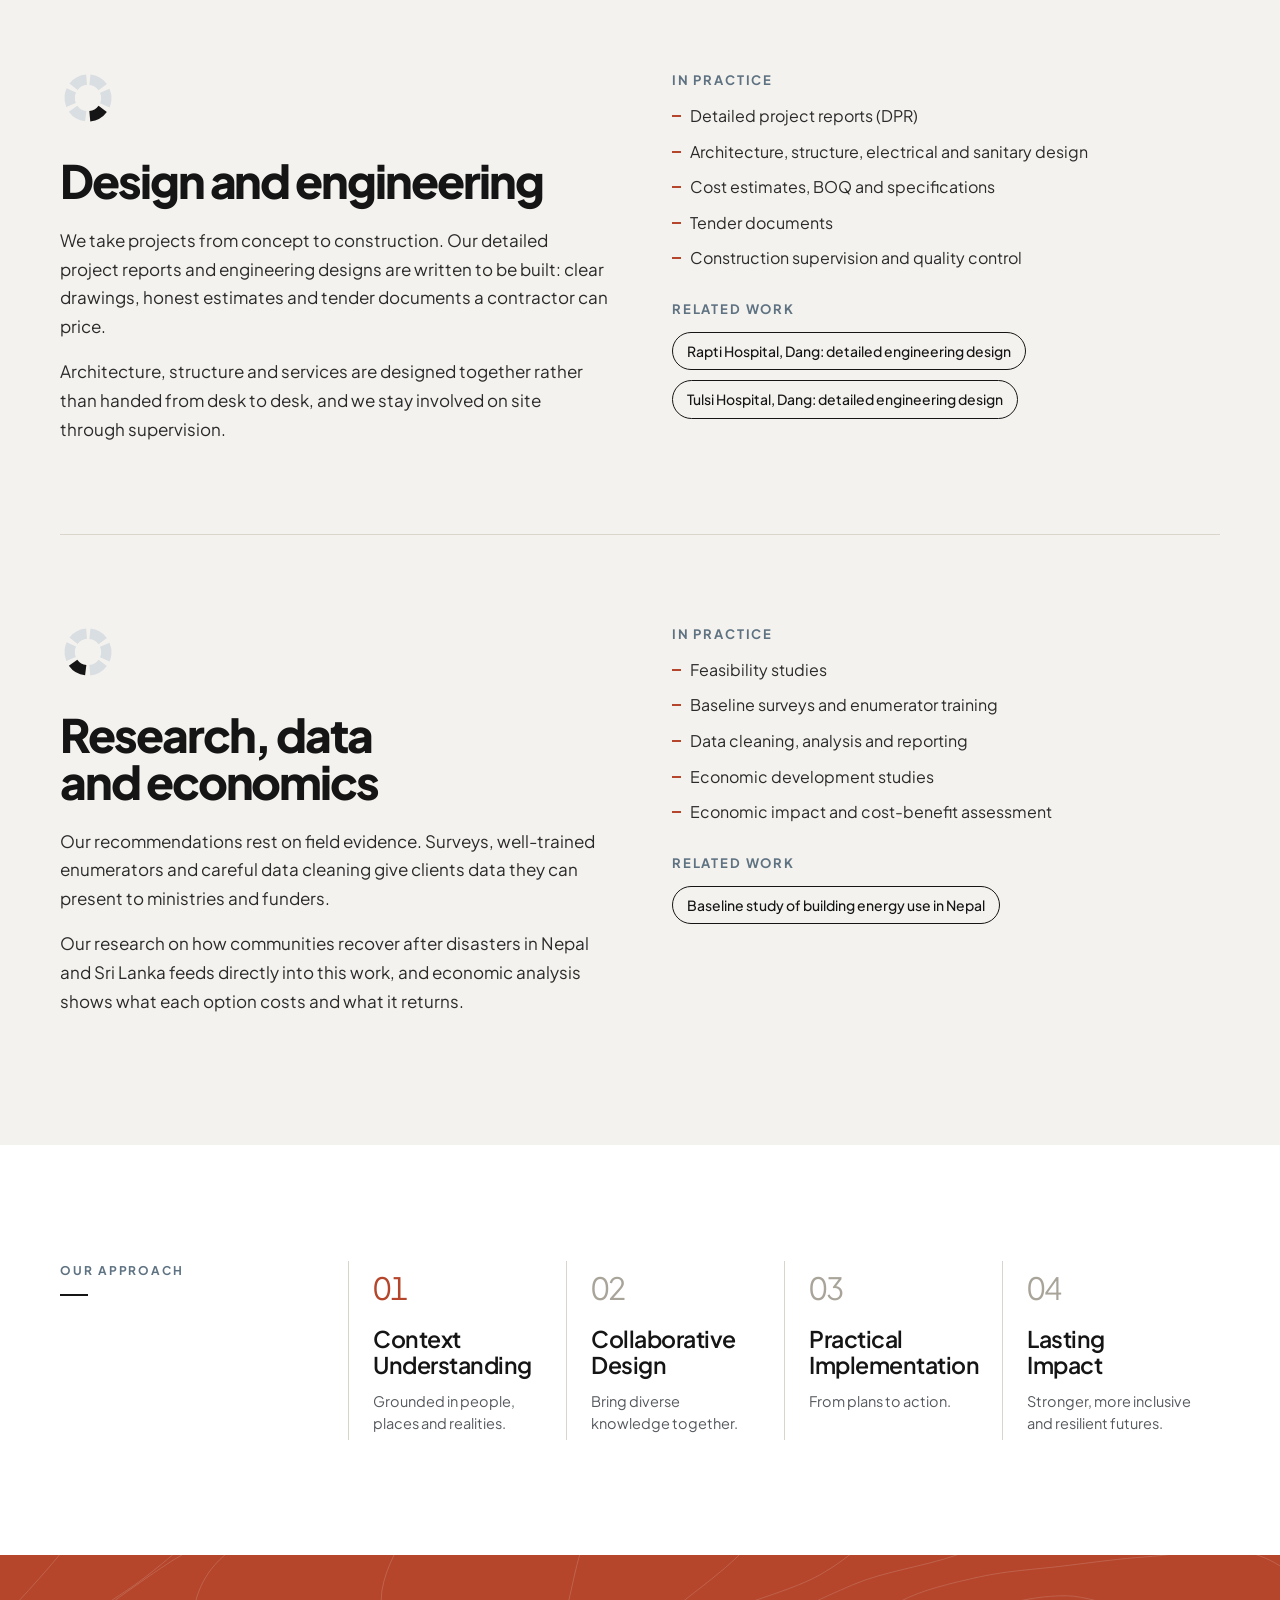
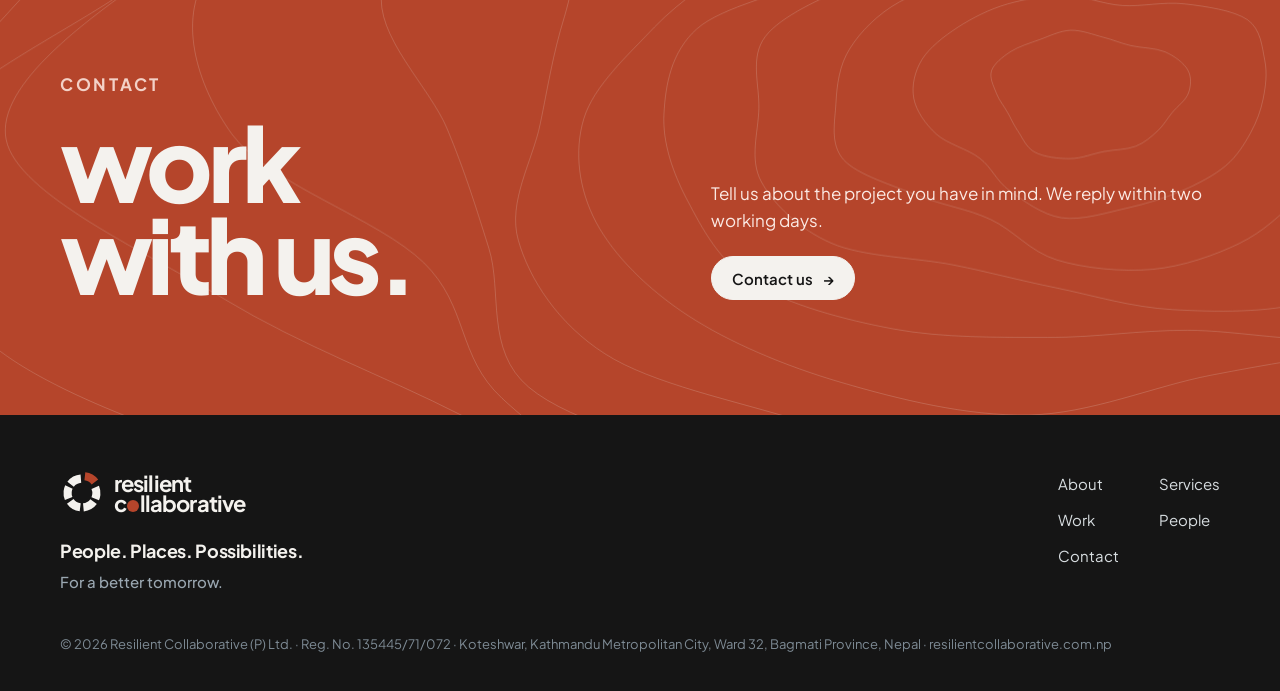
<file: services.html>
<!doctype html><html lang="en"><head><meta charset="utf-8"><meta name="viewport" content="width=device-width, initial-scale=1, viewport-fit=cover"><title>Services · Resilient Collaborative</title><meta name="description" content="Resilient Collaborative is a planning, design and engineering practice in Kathmandu, Nepal, working with governments, municipalities and development partners."><link rel="canonical" href="https://resilientcollaborative.com.np/services.html"><link rel="icon" href="data:image/svg+xml,<svg xmlns=%22http://www.w3.org/2000/svg%22 viewBox=%220 0 100 100%22><g transform=%22translate(50 50) scale(.84) translate(-50 -50)%22 fill=%22none%22 stroke-width=%2222%22><circle cx=%2250%22 cy=%2250%22 r=%2239%22 stroke=%22%23151515%22 transform=%22rotate(-84 50 50)%22 stroke-dasharray=%220 40.84 32 8.84 32 8.84 32 8.84 32 8.84 32 8.84%22/><circle cx=%2250%22 cy=%2250%22 r=%2239%22 stroke=%22%23B5452B%22 transform=%22translate(3.7 -6.55) rotate(-84 50 50)%22 stroke-dasharray=%2232 213.04%22/></g></svg>"><meta property="og:title" content="Services · Resilient Collaborative"><meta property="og:description" content="Resilient Collaborative is a planning, design and engineering practice in Kathmandu, Nepal, working with governments, municipalities and development partners."><meta property="og:url" content="https://resilientcollaborative.com.np/services.html"><meta property="og:image" content="https://resilientcollaborative.com.np/img/lake2.jpg"><link rel="preconnect" href="https://fonts.googleapis.com"><link rel="preconnect" href="https://fonts.gstatic.com" crossorigin><link rel="stylesheet" href="https://fonts.googleapis.com/css2?family=Plus+Jakarta+Sans:wght@400;500;600;700;800&display=swap"><link rel="stylesheet" href="site.css"></head><body><header class="site"><div class="wrap nav">
<a class="brand" href="./" aria-label="Resilient Collaborative, home"><svg data-ring aria-hidden="true"></svg><span class="wm">resilient<br>c<span class="dot"></span>llaborative</span></a>
<ul class="links"><li><a href="about.html">About</a></li><li><a href="services.html" aria-current="page">Services</a></li><li><a href="work.html">Work</a></li><li><a href="people.html">People</a></li></ul>
<a class="btn" href="contact.html">Get in touch <span class="arr" aria-hidden="true">→</span></a>
<button class="menu-btn" aria-expanded="false">Menu</button>
</div></header><main><section class="phead"><canvas data-topo='{"c":"#B9B4AA","a":0.4,"x":0.86,"y":0.55,"n":12,"s":0.9,"acc":4}' aria-hidden="true"></canvas><div class="wrap"><p class="label">Services</p><h1 style=""><span>services.</span></h1><p class="lede">Each assignment is different, but our approach is consistent. We start from the place and the people who use it, involve the relevant disciplines early, and deliver plans that can be built and maintained.</p></div></section><section class="band" style="padding-block:24px 40px"><div class="wrap"><article class="practice" id="planning"><div class="rv"><svg class="seg" data-seg="0" aria-hidden="true"></svg><h2>Planning and urban design</h2><div class="prose"><p>A plan starts with how people use a place today and what the land will allow, and only then sets out where growth, open space and services should go.</p><p>We test options with the people affected before anything is fixed, and we draw plans that municipal staff can read, use and defend long after we have left.</p></div></div>
<div class="rv"><h3>In practice</h3><ul class="ticks"><li>Master and concept planning</li><li>Strategic land use planning</li><li>Public space, parks and landscape</li><li>Heritage and cultural preservation</li><li>Smart city solutions</li></ul><h3>Related work</h3><div class="related"><a class="chip" href="work-lake.html">Bethauli-Kaparkatti Lake and Park, Butwal</a><a class="chip" href="work-park.html">Shahid Lakhan Park renovation, Dang</a></div></div></article><article class="practice" id="risk"><div class="rv"><svg class="seg" data-seg="1" aria-hidden="true"></svg><h2>Disaster risk and resilience</h2><div class="prose"><p>We treat risk as part of planning from the start. Hazard mapping draws on local knowledge of where water flows and which slopes are unstable.</p><p>Where it fits, we pair engineering with nature-based measures such as bio-engineering, and we design public facilities, health facilities above all, to stay open when they are needed most.</p></div></div>
<div class="rv"><h3>In practice</h3><ul class="ticks"><li>Disaster risk reduction planning</li><li>Landslide and flood mitigation</li><li>Bio-engineering for slopes and riverbanks</li><li>Climate-resilient health facilities</li><li>Resettlement planning</li></ul><h3>Related work</h3><div class="related"><a class="chip" href="work-landslide.html">Landslide and flood mitigation in Birendranagar and Dullu</a><a class="chip" href="work-rapti.html">Rapti Hospital, Dang: detailed engineering design</a></div></div></article><article class="practice" id="design"><div class="rv"><svg class="seg" data-seg="2" aria-hidden="true"></svg><h2>Design and engineering</h2><div class="prose"><p>We take projects from concept to construction. Our detailed project reports and engineering designs are written to be built: clear drawings, honest estimates and tender documents a contractor can price.</p><p>Architecture, structure and services are designed together rather than handed from desk to desk, and we stay involved on site through supervision.</p></div></div>
<div class="rv"><h3>In practice</h3><ul class="ticks"><li>Detailed project reports (DPR)</li><li>Architecture, structure, electrical and sanitary design</li><li>Cost estimates, BOQ and specifications</li><li>Tender documents</li><li>Construction supervision and quality control</li></ul><h3>Related work</h3><div class="related"><a class="chip" href="work-rapti.html">Rapti Hospital, Dang: detailed engineering design</a><a class="chip" href="work-tulsi.html">Tulsi Hospital, Dang: detailed engineering design</a></div></div></article><article class="practice" id="research"><div class="rv"><svg class="seg" data-seg="3" aria-hidden="true"></svg><h2>Research, data and economics</h2><div class="prose"><p>Our recommendations rest on field evidence. Surveys, well-trained enumerators and careful data cleaning give clients data they can present to ministries and funders.</p><p>Our research on how communities recover after disasters in Nepal and Sri Lanka feeds directly into this work, and economic analysis shows what each option costs and what it returns.</p></div></div>
<div class="rv"><h3>In practice</h3><ul class="ticks"><li>Feasibility studies</li><li>Baseline surveys and enumerator training</li><li>Data cleaning, analysis and reporting</li><li>Economic development studies</li><li>Economic impact and cost-benefit assessment</li></ul><h3>Related work</h3><div class="related"><a class="chip" href="work-energy.html">Baseline study of building energy use in Nepal</a></div></div></article></div></section><section class="band white"><div class="wrap"><div class="split va-row rv"><div><p class="label">Our approach</p><span class="tick" aria-hidden="true"></span></div><ol class="approach4"><li><span class="num">01</span><h3>Context<br>Understanding</h3><p>Grounded in people, places and realities.</p></li><li><span class="num">02</span><h3>Collaborative<br>Design</h3><p>Bring diverse knowledge together.</p></li><li><span class="num">03</span><h3>Practical<br>Implementation</h3><p>From plans to action.</p></li><li><span class="num">04</span><h3>Lasting<br>Impact</h3><p>Stronger, more inclusive and resilient futures.</p></li></ol></div></div></section><section class="cta band"><canvas data-topo='{"c":"#F4F2EE","a":0.18,"x":0.85,"y":0.3,"n":12,"s":2.2,"acc":-1}' aria-hidden="true"></canvas>
<div class="wrap inner"><div class="rv"><p class="label" style="margin-bottom:18px">Contact</p><h2>work<br>with us.</h2></div>
<div class="rv"><p>Tell us about the project you have in mind. We reply within two working days.</p>
<p style="margin-top:22px"><a class="btn light" href="contact.html">Contact us <span class="arr" aria-hidden="true">→</span></a></p></div></div></section></main><footer class="site"><div class="wrap">
<div class="row">
<div><a class="brand" href="./" aria-label="Home"><svg data-ring="light" aria-hidden="true"></svg><span class="wm">resilient<br>c<span class="dot"></span>llaborative</span></a>
<p class="tl">People. Places. Possibilities.<span>For a better tomorrow.</span></p></div>
<nav aria-label="Footer"><ul><li><a href="about.html">About</a></li><li><a href="services.html">Services</a></li><li><a href="work.html">Work</a></li><li><a href="people.html">People</a></li><li><a href="contact.html">Contact</a></li></ul></nav>
</div>
<small>© 2026 Resilient Collaborative (P) Ltd. · Reg. No. 135445/71/072 · Koteshwar, Kathmandu Metropolitan City, Ward 32, Bagmati Province, Nepal · resilientcollaborative.com.np</small>
</div></footer><script src="site.js"></script></body></html>
</file>
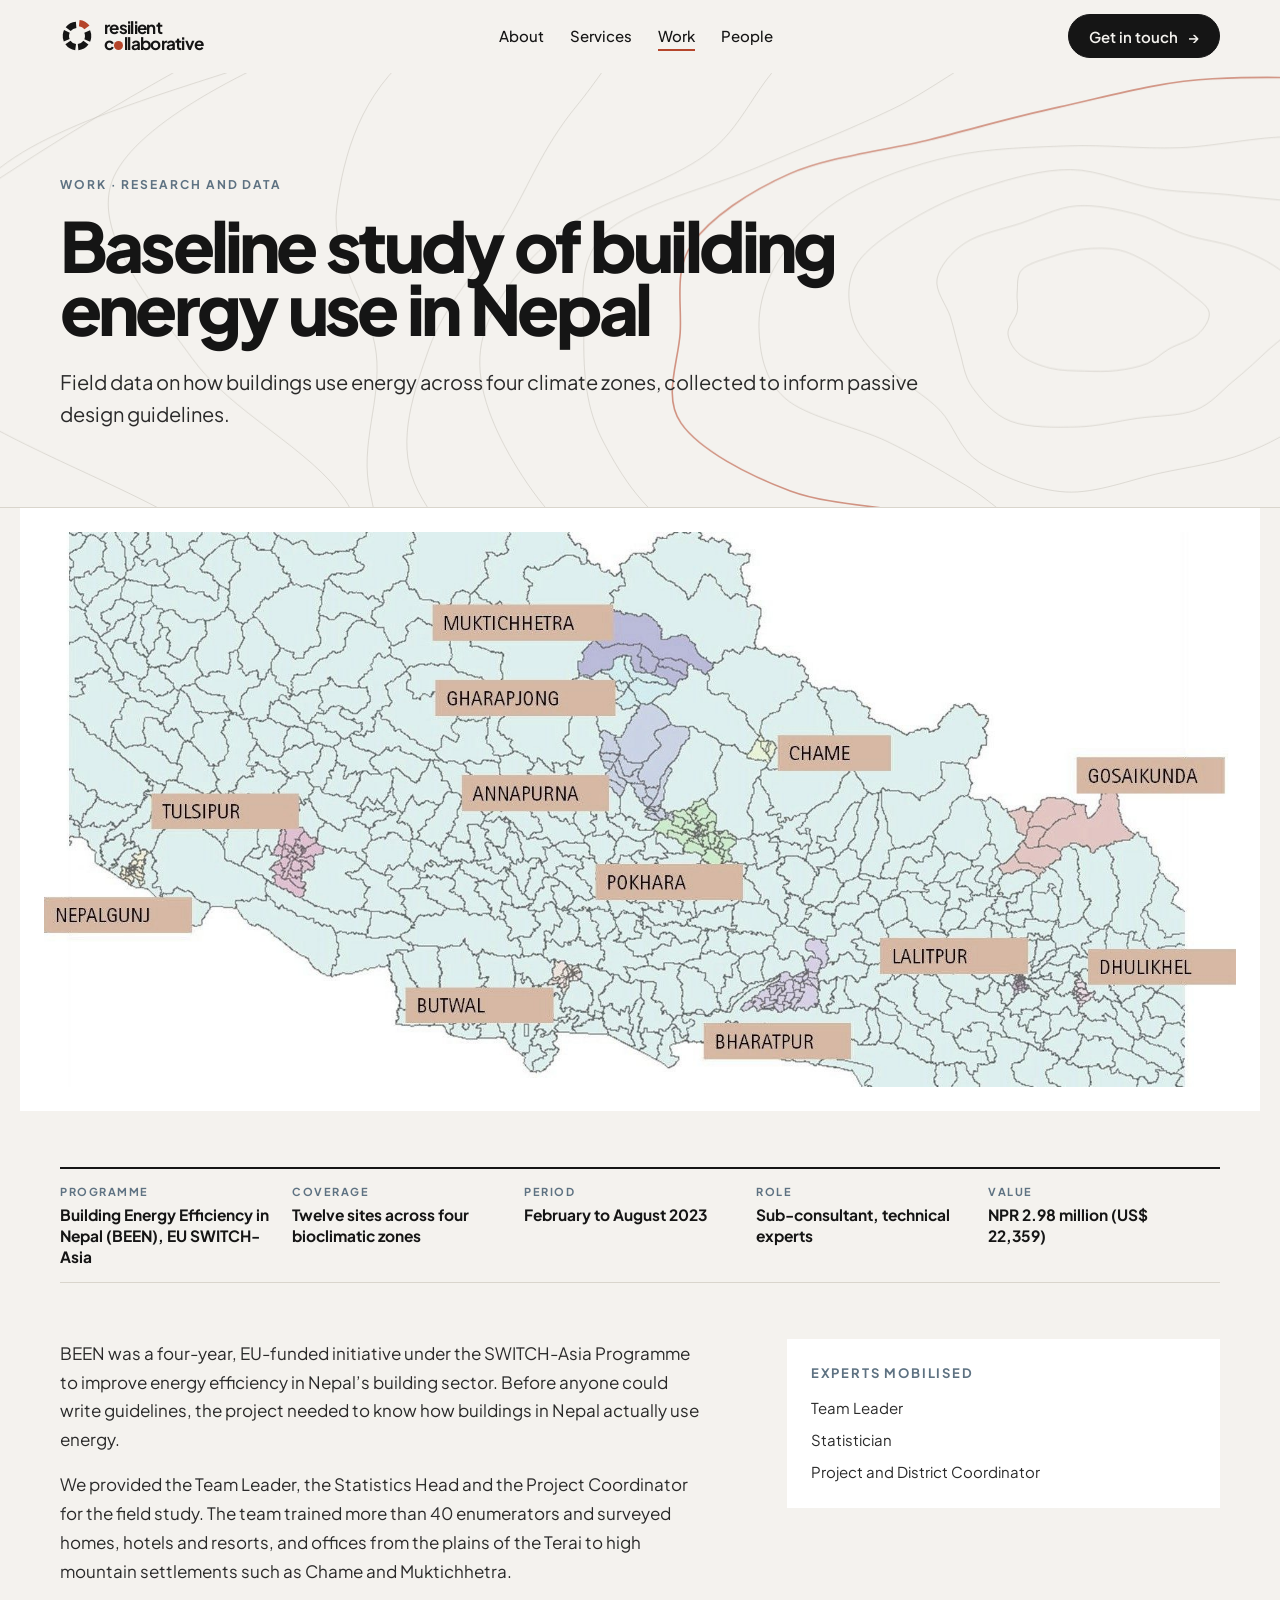
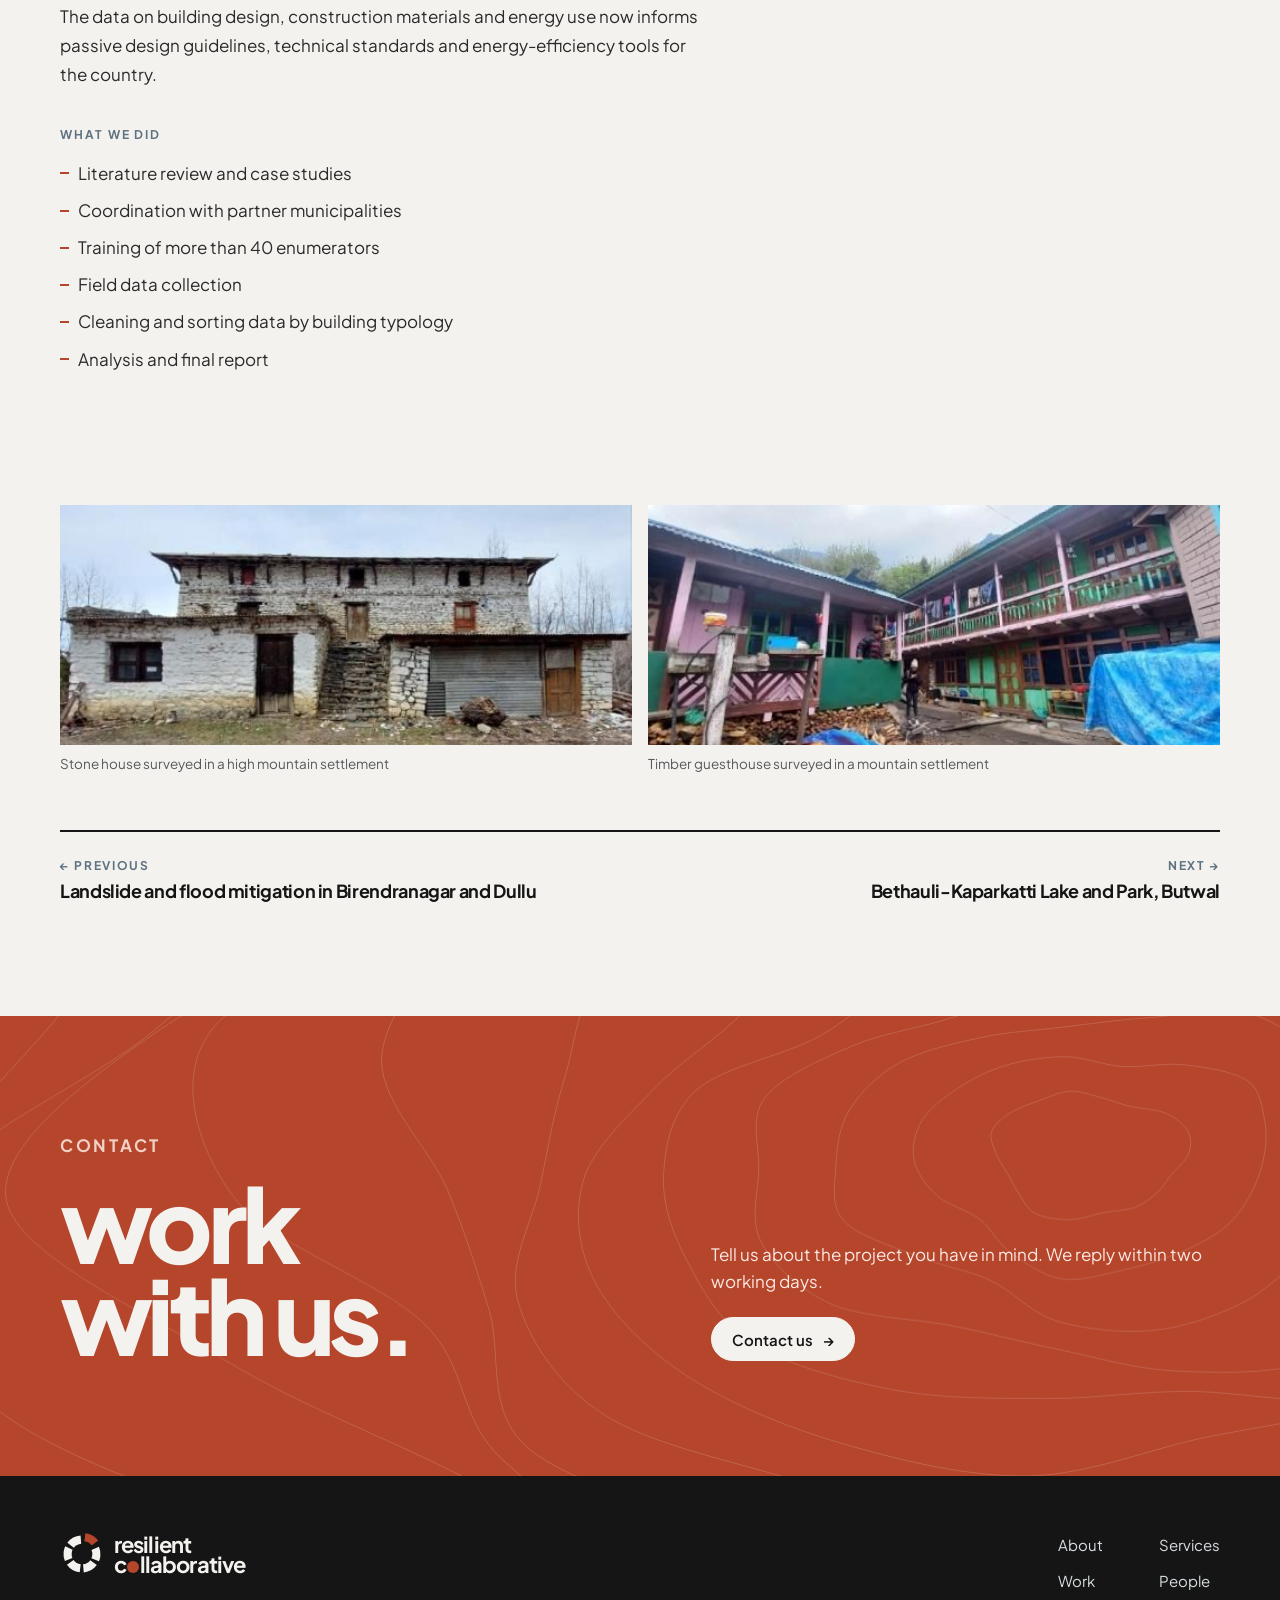
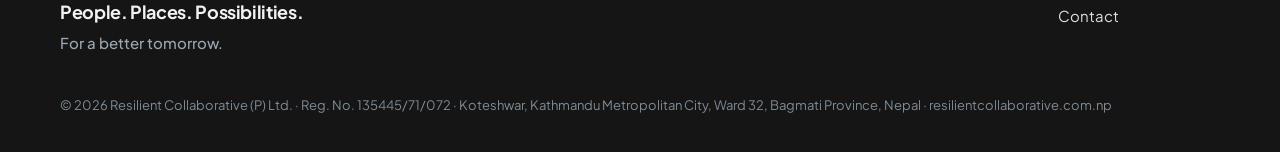
<file: work-energy.html>
<!doctype html><html lang="en"><head><meta charset="utf-8"><meta name="viewport" content="width=device-width, initial-scale=1, viewport-fit=cover"><title>Baseline study of building energy use in Nepal · Resilient Collaborative</title><meta name="description" content="Resilient Collaborative is a planning, design and engineering practice in Kathmandu, Nepal, working with governments, municipalities and development partners."><link rel="canonical" href="https://resilientcollaborative.com.np/work-energy.html"><link rel="icon" href="data:image/svg+xml,<svg xmlns=%22http://www.w3.org/2000/svg%22 viewBox=%220 0 100 100%22><g transform=%22translate(50 50) scale(.84) translate(-50 -50)%22 fill=%22none%22 stroke-width=%2222%22><circle cx=%2250%22 cy=%2250%22 r=%2239%22 stroke=%22%23151515%22 transform=%22rotate(-84 50 50)%22 stroke-dasharray=%220 40.84 32 8.84 32 8.84 32 8.84 32 8.84 32 8.84%22/><circle cx=%2250%22 cy=%2250%22 r=%2239%22 stroke=%22%23B5452B%22 transform=%22translate(3.7 -6.55) rotate(-84 50 50)%22 stroke-dasharray=%2232 213.04%22/></g></svg>"><meta property="og:title" content="Baseline study of building energy use in Nepal · Resilient Collaborative"><meta property="og:description" content="Resilient Collaborative is a planning, design and engineering practice in Kathmandu, Nepal, working with governments, municipalities and development partners."><meta property="og:url" content="https://resilientcollaborative.com.np/work-energy.html"><meta property="og:image" content="https://resilientcollaborative.com.np/img/lake2.jpg"><link rel="preconnect" href="https://fonts.googleapis.com"><link rel="preconnect" href="https://fonts.gstatic.com" crossorigin><link rel="stylesheet" href="https://fonts.googleapis.com/css2?family=Plus+Jakarta+Sans:wght@400;500;600;700;800&display=swap"><link rel="stylesheet" href="site.css"></head><body><header class="site"><div class="wrap nav">
<a class="brand" href="./" aria-label="Resilient Collaborative, home"><svg data-ring aria-hidden="true"></svg><span class="wm">resilient<br>c<span class="dot"></span>llaborative</span></a>
<ul class="links"><li><a href="about.html">About</a></li><li><a href="services.html">Services</a></li><li><a href="work.html" aria-current="page">Work</a></li><li><a href="people.html">People</a></li></ul>
<a class="btn" href="contact.html">Get in touch <span class="arr" aria-hidden="true">→</span></a>
<button class="menu-btn" aria-expanded="false">Menu</button>
</div></header><main><section class="phead"><canvas data-topo='{"c":"#B9B4AA","a":0.4,"x":0.86,"y":0.55,"n":12,"s":0.9,"acc":4}' aria-hidden="true"></canvas><div class="wrap"><p class="label">Work · Research and data</p><h1 style="font-size:clamp(36px,5.4vw,72px);max-width:20ch">Baseline study of building energy use in Nepal</h1><p class="lede">Field data on how buildings use energy across four climate zones, collected to inform passive design guidelines.</p></div></section>
<div class="pimg contain" style="margin-top:0"><img src="img/map.jpg" alt="Map of Nepal with the survey sites marked"></div>
<section class="band" style="padding-top:56px"><div class="wrap stack" style="gap:56px">
<div class="facts rv"><div><span>Programme</span><b>Building Energy Efficiency in Nepal (BEEN), EU SWITCH-Asia</b></div><div><span>Coverage</span><b>Twelve sites across four bioclimatic zones</b></div><div><span>Period</span><b>February to August 2023</b></div><div><span>Role</span><b>Sub-consultant, technical experts</b></div><div><span>Value</span><b>NPR 2.98 million (US$ 22,359)</b></div></div>
<div class="pbody"><div class="prose rv"><p>BEEN was a four-year, EU-funded initiative under the SWITCH-Asia Programme to improve energy efficiency in Nepal’s building sector. Before anyone could write guidelines, the project needed to know how buildings in Nepal actually use energy.</p><p>We provided the Team Leader, the Statistics Head and the Project Coordinator for the field study. The team trained more than 40 enumerators and surveyed homes, hotels and resorts, and offices from the plains of the Terai to high mountain settlements such as Chame and Muktichhetra.</p><p>The data on building design, construction materials and energy use now informs passive design guidelines, technical standards and energy-efficiency tools for the country.</p>
<h3 class="label" style="margin-top:20px">What we did</h3><ul class="ticks"><li>Literature review and case studies</li><li>Coordination with partner municipalities</li><li>Training of more than 40 enumerators</li><li>Field data collection</li><li>Cleaning and sorting data by building typology</li><li>Analysis and final report</li></ul></div>
<aside class="side rv"><div class="box"><h3>Experts mobilised</h3><ul><li>Team Leader</li><li>Statistician</li><li>Project and District Coordinator</li></ul></div></aside></div>
<div class="gallery rv"><figure style="margin:0"><img src="img/been1.jpg" alt="Stone house surveyed in a high mountain settlement" loading="lazy"><figcaption class="note" style="margin-top:8px">Stone house surveyed in a high mountain settlement</figcaption></figure><figure style="margin:0"><img src="img/been2.jpg" alt="Timber guesthouse surveyed in a mountain settlement" loading="lazy"><figcaption class="note" style="margin-top:8px">Timber guesthouse surveyed in a mountain settlement</figcaption></figure></div>
<nav class="pager rv" aria-label="More projects"><a href="work-landslide.html"><span>← Previous</span><b>Landslide and flood mitigation in Birendranagar and Dullu</b></a><a href="work-lake.html"><span>Next →</span><b>Bethauli-Kaparkatti Lake and Park, Butwal</b></a></nav>
</div></section><section class="cta band"><canvas data-topo='{"c":"#F4F2EE","a":0.18,"x":0.85,"y":0.3,"n":12,"s":2.2,"acc":-1}' aria-hidden="true"></canvas>
<div class="wrap inner"><div class="rv"><p class="label" style="margin-bottom:18px">Contact</p><h2>work<br>with us.</h2></div>
<div class="rv"><p>Tell us about the project you have in mind. We reply within two working days.</p>
<p style="margin-top:22px"><a class="btn light" href="contact.html">Contact us <span class="arr" aria-hidden="true">→</span></a></p></div></div></section></main><footer class="site"><div class="wrap">
<div class="row">
<div><a class="brand" href="./" aria-label="Home"><svg data-ring="light" aria-hidden="true"></svg><span class="wm">resilient<br>c<span class="dot"></span>llaborative</span></a>
<p class="tl">People. Places. Possibilities.<span>For a better tomorrow.</span></p></div>
<nav aria-label="Footer"><ul><li><a href="about.html">About</a></li><li><a href="services.html">Services</a></li><li><a href="work.html">Work</a></li><li><a href="people.html">People</a></li><li><a href="contact.html">Contact</a></li></ul></nav>
</div>
<small>© 2026 Resilient Collaborative (P) Ltd. · Reg. No. 135445/71/072 · Koteshwar, Kathmandu Metropolitan City, Ward 32, Bagmati Province, Nepal · resilientcollaborative.com.np</small>
</div></footer><script src="site.js"></script></body></html>
</file>
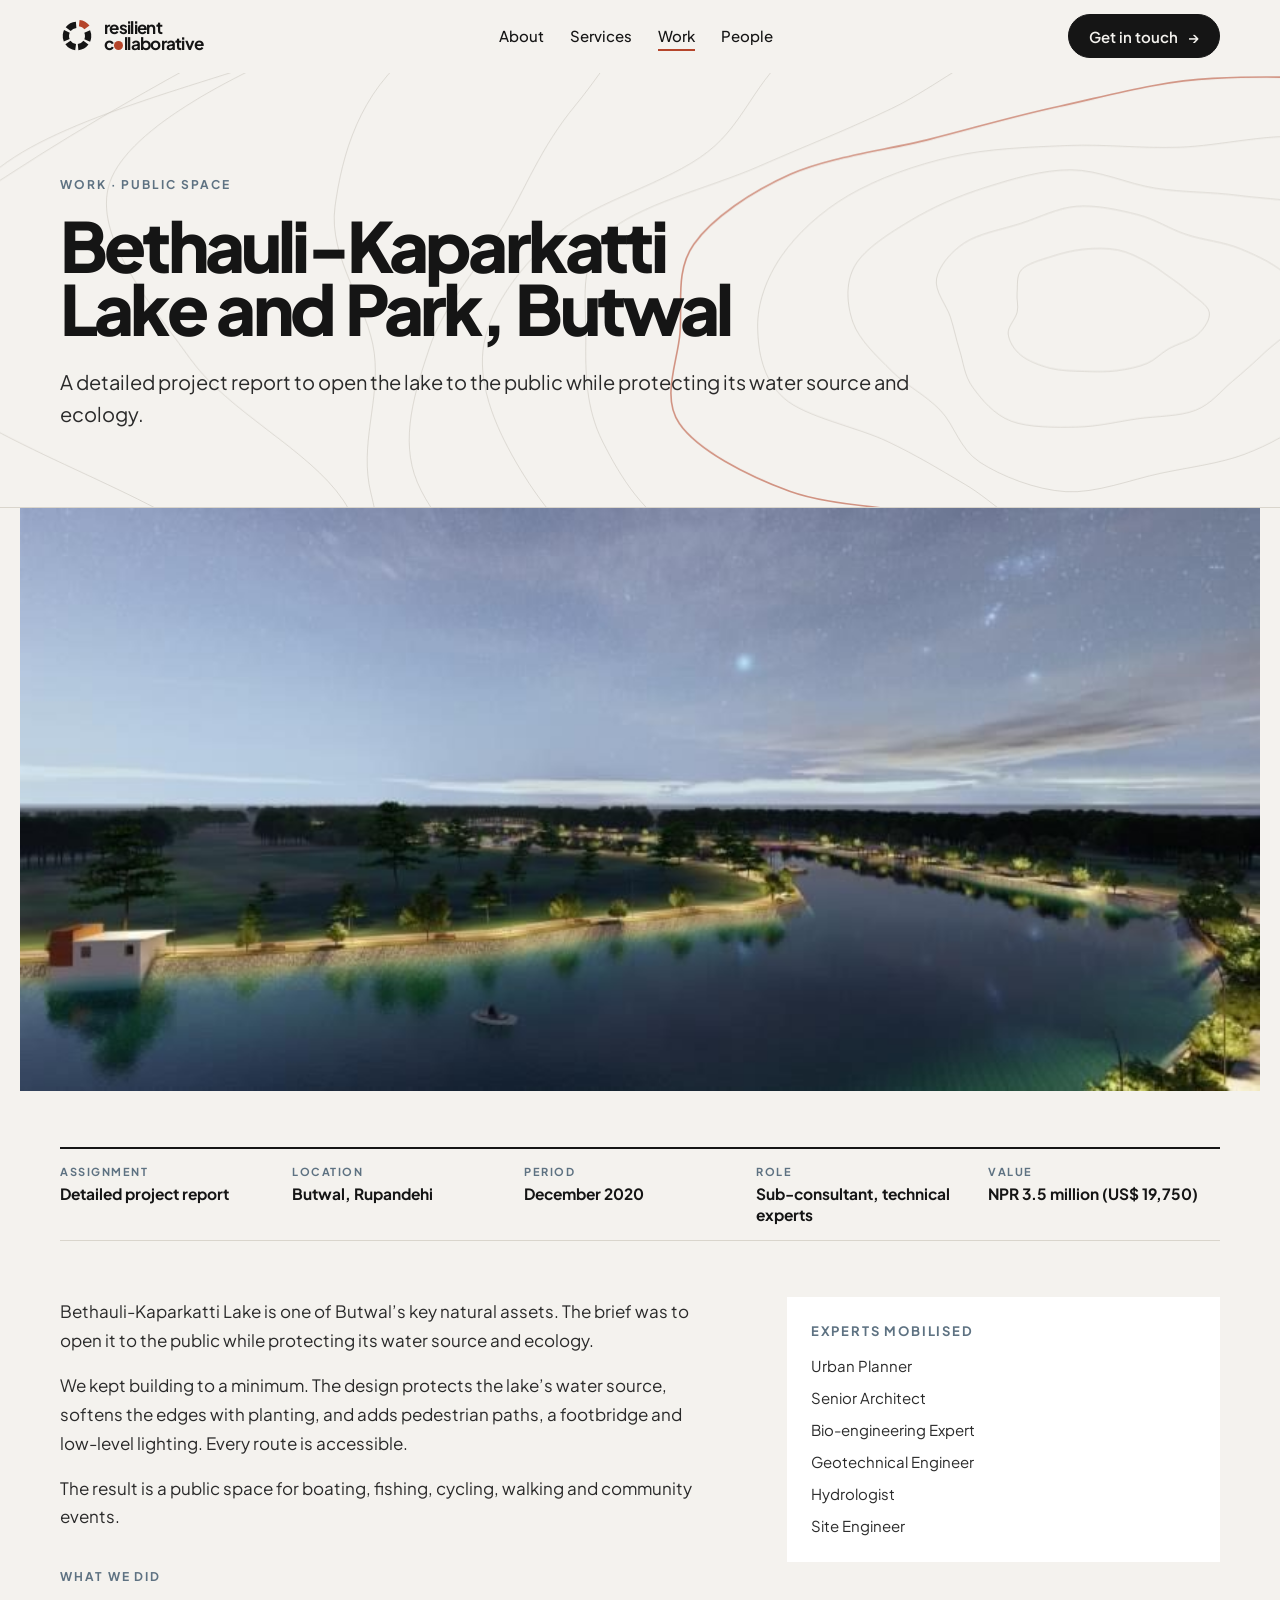
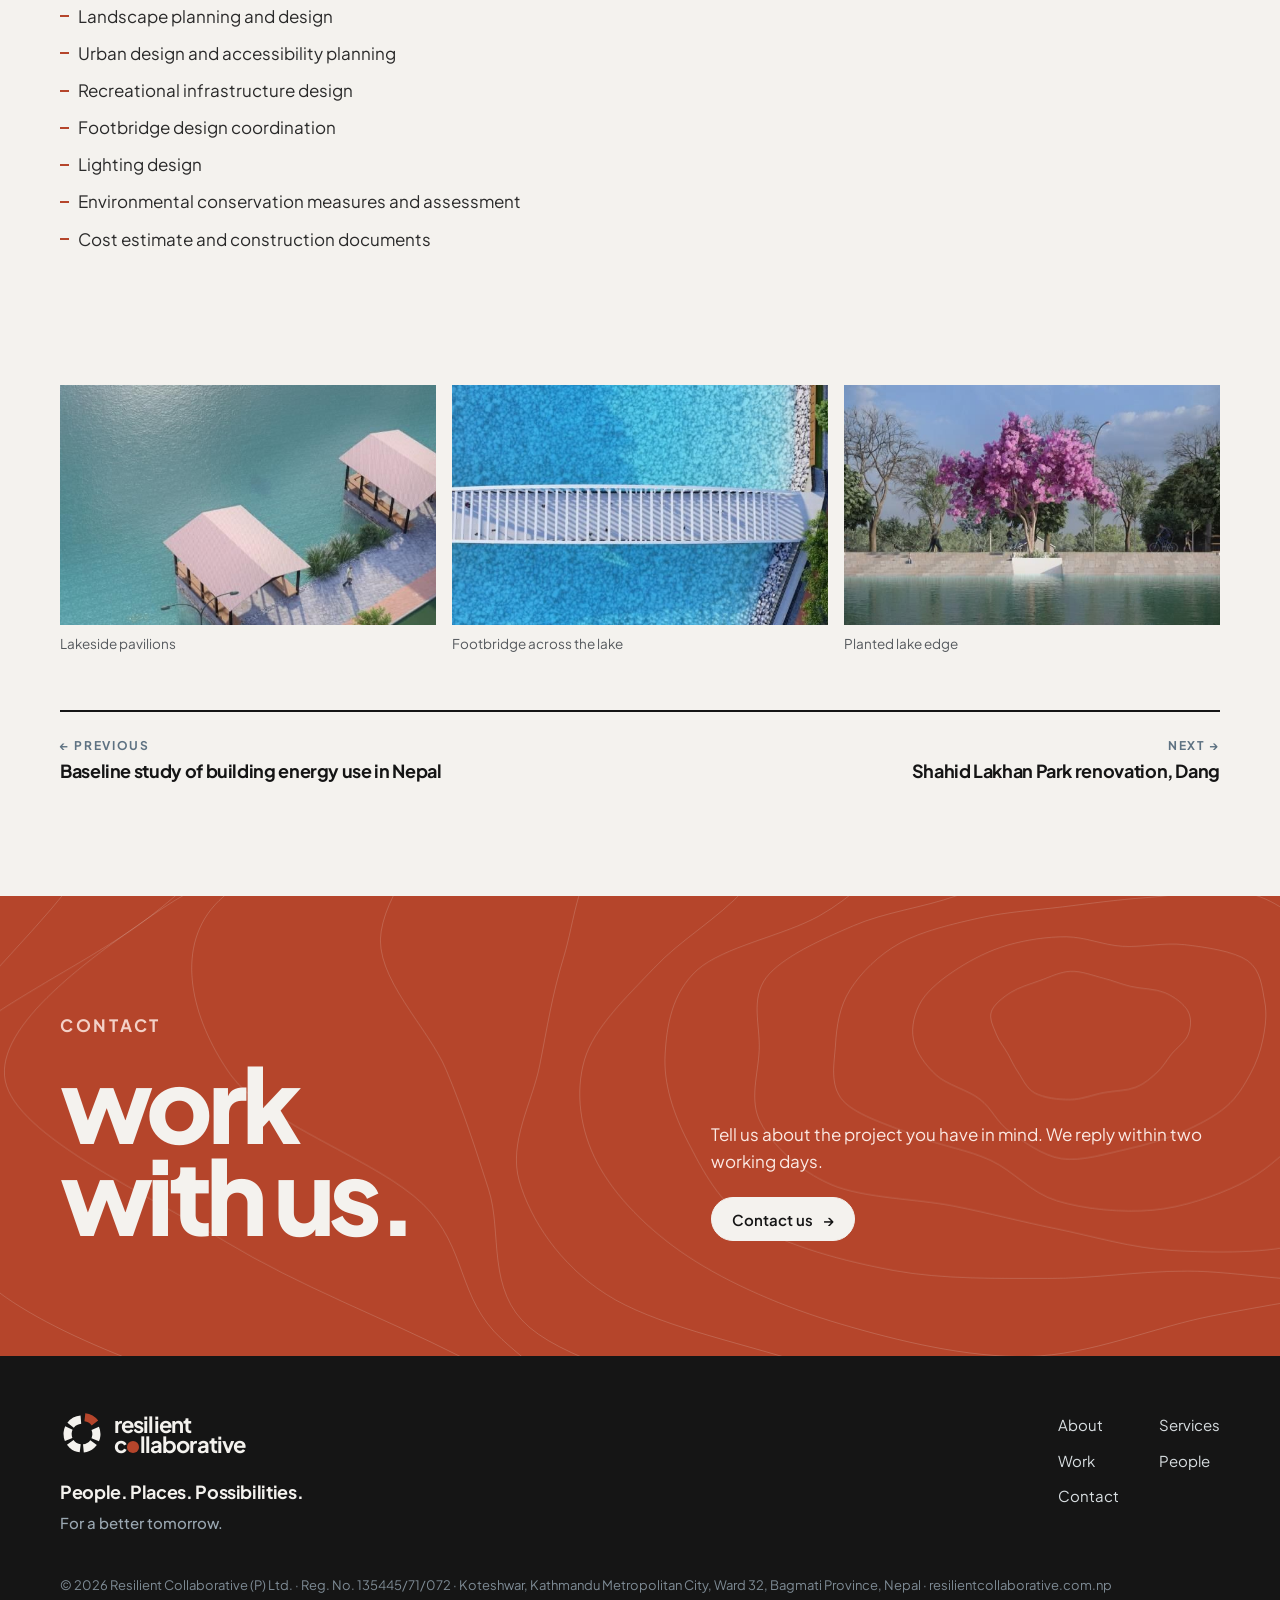
<file: work-lake.html>
<!doctype html><html lang="en"><head><meta charset="utf-8"><meta name="viewport" content="width=device-width, initial-scale=1, viewport-fit=cover"><title>Bethauli-Kaparkatti Lake and Park, Butwal · Resilient Collaborative</title><meta name="description" content="Resilient Collaborative is a planning, design and engineering practice in Kathmandu, Nepal, working with governments, municipalities and development partners."><link rel="canonical" href="https://resilientcollaborative.com.np/work-lake.html"><link rel="icon" href="data:image/svg+xml,<svg xmlns=%22http://www.w3.org/2000/svg%22 viewBox=%220 0 100 100%22><g transform=%22translate(50 50) scale(.84) translate(-50 -50)%22 fill=%22none%22 stroke-width=%2222%22><circle cx=%2250%22 cy=%2250%22 r=%2239%22 stroke=%22%23151515%22 transform=%22rotate(-84 50 50)%22 stroke-dasharray=%220 40.84 32 8.84 32 8.84 32 8.84 32 8.84 32 8.84%22/><circle cx=%2250%22 cy=%2250%22 r=%2239%22 stroke=%22%23B5452B%22 transform=%22translate(3.7 -6.55) rotate(-84 50 50)%22 stroke-dasharray=%2232 213.04%22/></g></svg>"><meta property="og:title" content="Bethauli-Kaparkatti Lake and Park, Butwal · Resilient Collaborative"><meta property="og:description" content="Resilient Collaborative is a planning, design and engineering practice in Kathmandu, Nepal, working with governments, municipalities and development partners."><meta property="og:url" content="https://resilientcollaborative.com.np/work-lake.html"><meta property="og:image" content="https://resilientcollaborative.com.np/img/lake2.jpg"><link rel="preconnect" href="https://fonts.googleapis.com"><link rel="preconnect" href="https://fonts.gstatic.com" crossorigin><link rel="stylesheet" href="https://fonts.googleapis.com/css2?family=Plus+Jakarta+Sans:wght@400;500;600;700;800&display=swap"><link rel="stylesheet" href="site.css"></head><body><header class="site"><div class="wrap nav">
<a class="brand" href="./" aria-label="Resilient Collaborative, home"><svg data-ring aria-hidden="true"></svg><span class="wm">resilient<br>c<span class="dot"></span>llaborative</span></a>
<ul class="links"><li><a href="about.html">About</a></li><li><a href="services.html">Services</a></li><li><a href="work.html" aria-current="page">Work</a></li><li><a href="people.html">People</a></li></ul>
<a class="btn" href="contact.html">Get in touch <span class="arr" aria-hidden="true">→</span></a>
<button class="menu-btn" aria-expanded="false">Menu</button>
</div></header><main><section class="phead"><canvas data-topo='{"c":"#B9B4AA","a":0.4,"x":0.86,"y":0.55,"n":12,"s":0.9,"acc":4}' aria-hidden="true"></canvas><div class="wrap"><p class="label">Work · Public space</p><h1 style="font-size:clamp(36px,5.4vw,72px);max-width:20ch">Bethauli-Kaparkatti Lake and Park, Butwal</h1><p class="lede">A detailed project report to open the lake to the public while protecting its water source and ecology.</p></div></section>
<div class="pimg" style="margin-top:0"><img src="img/lake2.jpg" alt="Rendering of the lake at dusk with lit paths"></div>
<section class="band" style="padding-top:56px"><div class="wrap stack" style="gap:56px">
<div class="facts rv"><div><span>Assignment</span><b>Detailed project report</b></div><div><span>Location</span><b>Butwal, Rupandehi</b></div><div><span>Period</span><b>December 2020</b></div><div><span>Role</span><b>Sub-consultant, technical experts</b></div><div><span>Value</span><b>NPR 3.5 million (US$ 19,750)</b></div></div>
<div class="pbody"><div class="prose rv"><p>Bethauli-Kaparkatti Lake is one of Butwal’s key natural assets. The brief was to open it to the public while protecting its water source and ecology.</p><p>We kept building to a minimum. The design protects the lake’s water source, softens the edges with planting, and adds pedestrian paths, a footbridge and low-level lighting. Every route is accessible.</p><p>The result is a public space for boating, fishing, cycling, walking and community events.</p>
<h3 class="label" style="margin-top:20px">What we did</h3><ul class="ticks"><li>Landscape planning and design</li><li>Urban design and accessibility planning</li><li>Recreational infrastructure design</li><li>Footbridge design coordination</li><li>Lighting design</li><li>Environmental conservation measures and assessment</li><li>Cost estimate and construction documents</li></ul></div>
<aside class="side rv"><div class="box"><h3>Experts mobilised</h3><ul><li>Urban Planner</li><li>Senior Architect</li><li>Bio-engineering Expert</li><li>Geotechnical Engineer</li><li>Hydrologist</li><li>Site Engineer</li></ul></div></aside></div>
<div class="gallery rv"><figure style="margin:0"><img src="img/lake1.jpg" alt="Lakeside pavilions" loading="lazy"><figcaption class="note" style="margin-top:8px">Lakeside pavilions</figcaption></figure><figure style="margin:0"><img src="img/lake4.jpg" alt="Footbridge across the lake" loading="lazy"><figcaption class="note" style="margin-top:8px">Footbridge across the lake</figcaption></figure><figure style="margin:0"><img src="img/lake3.jpg" alt="Planted lake edge" loading="lazy"><figcaption class="note" style="margin-top:8px">Planted lake edge</figcaption></figure></div>
<nav class="pager rv" aria-label="More projects"><a href="work-energy.html"><span>← Previous</span><b>Baseline study of building energy use in Nepal</b></a><a href="work-park.html"><span>Next →</span><b>Shahid Lakhan Park renovation, Dang</b></a></nav>
</div></section><section class="cta band"><canvas data-topo='{"c":"#F4F2EE","a":0.18,"x":0.85,"y":0.3,"n":12,"s":2.2,"acc":-1}' aria-hidden="true"></canvas>
<div class="wrap inner"><div class="rv"><p class="label" style="margin-bottom:18px">Contact</p><h2>work<br>with us.</h2></div>
<div class="rv"><p>Tell us about the project you have in mind. We reply within two working days.</p>
<p style="margin-top:22px"><a class="btn light" href="contact.html">Contact us <span class="arr" aria-hidden="true">→</span></a></p></div></div></section></main><footer class="site"><div class="wrap">
<div class="row">
<div><a class="brand" href="./" aria-label="Home"><svg data-ring="light" aria-hidden="true"></svg><span class="wm">resilient<br>c<span class="dot"></span>llaborative</span></a>
<p class="tl">People. Places. Possibilities.<span>For a better tomorrow.</span></p></div>
<nav aria-label="Footer"><ul><li><a href="about.html">About</a></li><li><a href="services.html">Services</a></li><li><a href="work.html">Work</a></li><li><a href="people.html">People</a></li><li><a href="contact.html">Contact</a></li></ul></nav>
</div>
<small>© 2026 Resilient Collaborative (P) Ltd. · Reg. No. 135445/71/072 · Koteshwar, Kathmandu Metropolitan City, Ward 32, Bagmati Province, Nepal · resilientcollaborative.com.np</small>
</div></footer><script src="site.js"></script></body></html>
</file>
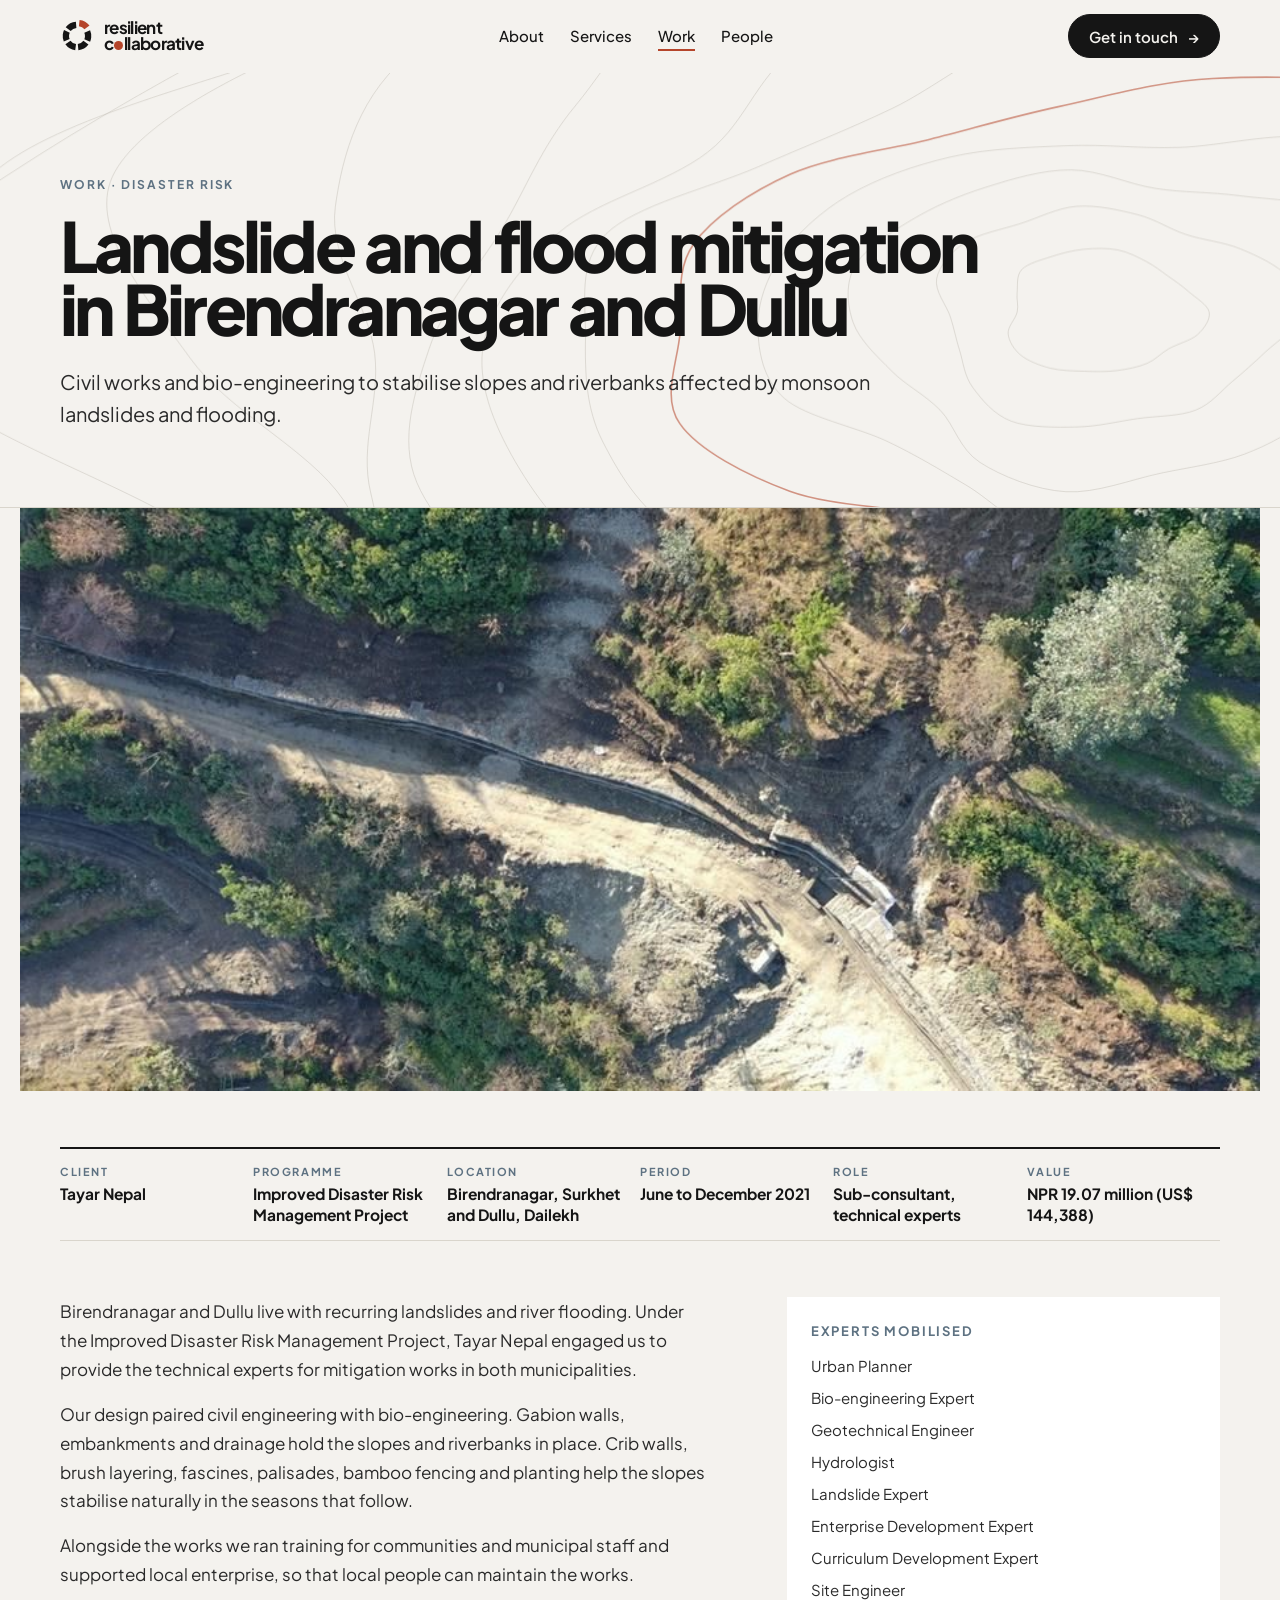
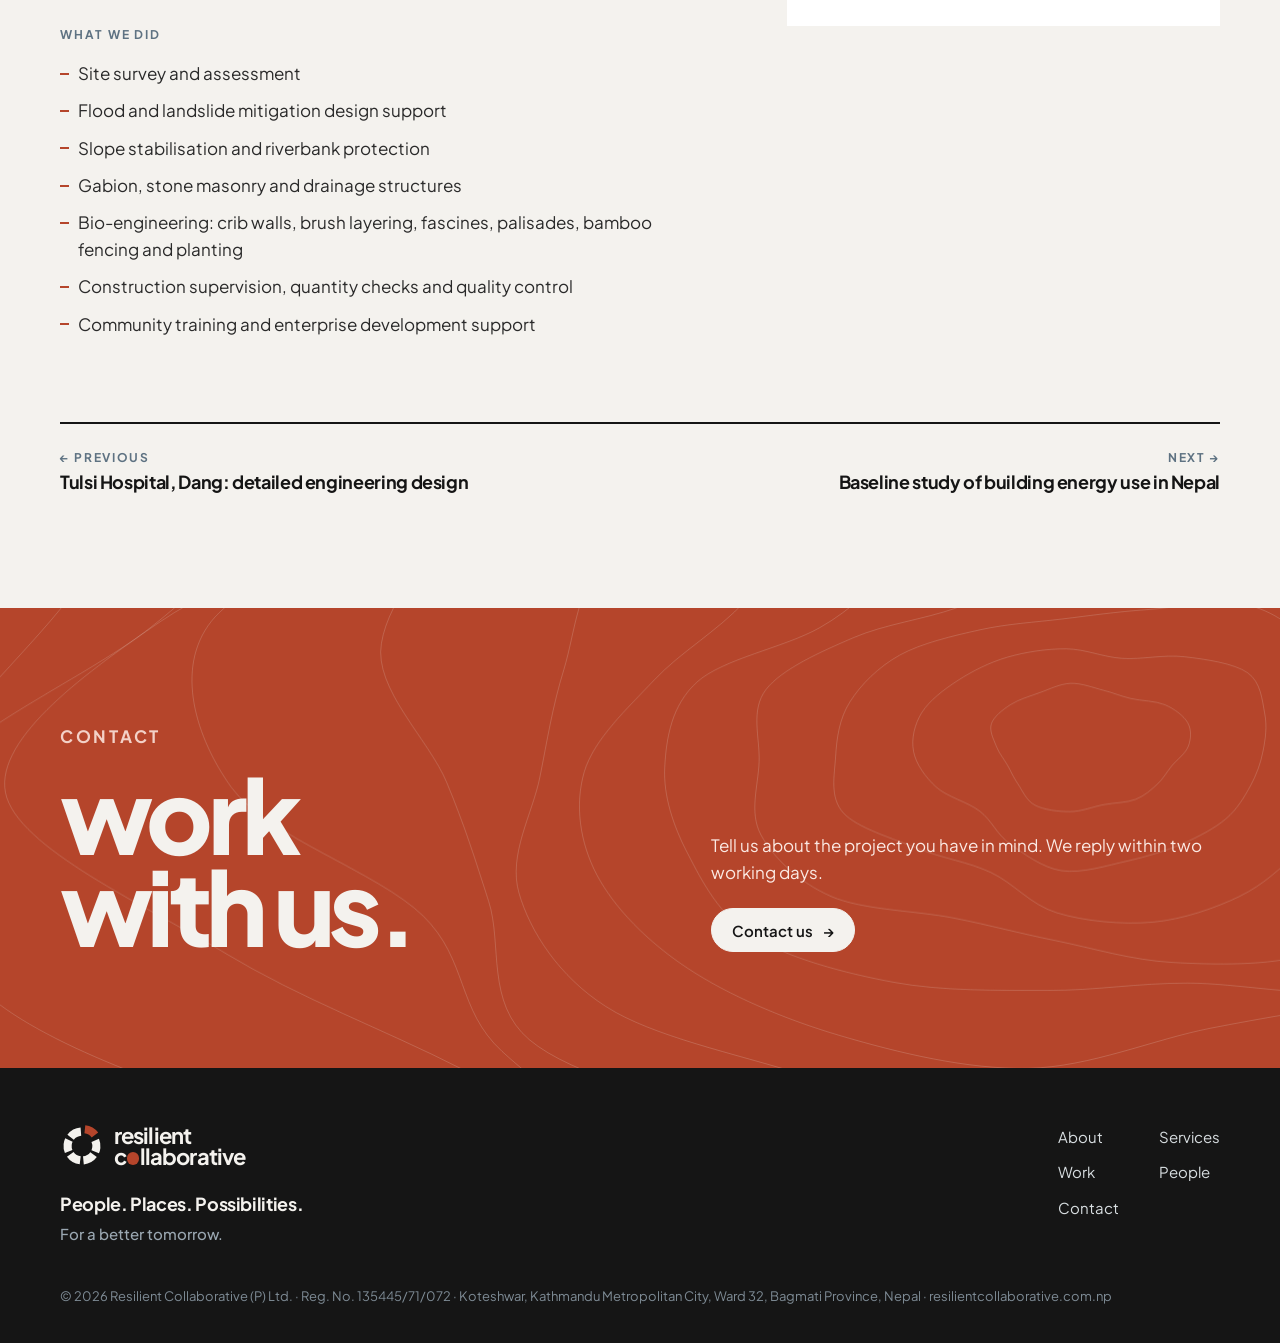
<file: work-landslide.html>
<!doctype html><html lang="en"><head><meta charset="utf-8"><meta name="viewport" content="width=device-width, initial-scale=1, viewport-fit=cover"><title>Landslide and flood mitigation in Birendranagar and Dullu · Resilient Collaborative</title><meta name="description" content="Resilient Collaborative is a planning, design and engineering practice in Kathmandu, Nepal, working with governments, municipalities and development partners."><link rel="canonical" href="https://resilientcollaborative.com.np/work-landslide.html"><link rel="icon" href="data:image/svg+xml,<svg xmlns=%22http://www.w3.org/2000/svg%22 viewBox=%220 0 100 100%22><g transform=%22translate(50 50) scale(.84) translate(-50 -50)%22 fill=%22none%22 stroke-width=%2222%22><circle cx=%2250%22 cy=%2250%22 r=%2239%22 stroke=%22%23151515%22 transform=%22rotate(-84 50 50)%22 stroke-dasharray=%220 40.84 32 8.84 32 8.84 32 8.84 32 8.84 32 8.84%22/><circle cx=%2250%22 cy=%2250%22 r=%2239%22 stroke=%22%23B5452B%22 transform=%22translate(3.7 -6.55) rotate(-84 50 50)%22 stroke-dasharray=%2232 213.04%22/></g></svg>"><meta property="og:title" content="Landslide and flood mitigation in Birendranagar and Dullu · Resilient Collaborative"><meta property="og:description" content="Resilient Collaborative is a planning, design and engineering practice in Kathmandu, Nepal, working with governments, municipalities and development partners."><meta property="og:url" content="https://resilientcollaborative.com.np/work-landslide.html"><meta property="og:image" content="https://resilientcollaborative.com.np/img/lake2.jpg"><link rel="preconnect" href="https://fonts.googleapis.com"><link rel="preconnect" href="https://fonts.gstatic.com" crossorigin><link rel="stylesheet" href="https://fonts.googleapis.com/css2?family=Plus+Jakarta+Sans:wght@400;500;600;700;800&display=swap"><link rel="stylesheet" href="site.css"></head><body><header class="site"><div class="wrap nav">
<a class="brand" href="./" aria-label="Resilient Collaborative, home"><svg data-ring aria-hidden="true"></svg><span class="wm">resilient<br>c<span class="dot"></span>llaborative</span></a>
<ul class="links"><li><a href="about.html">About</a></li><li><a href="services.html">Services</a></li><li><a href="work.html" aria-current="page">Work</a></li><li><a href="people.html">People</a></li></ul>
<a class="btn" href="contact.html">Get in touch <span class="arr" aria-hidden="true">→</span></a>
<button class="menu-btn" aria-expanded="false">Menu</button>
</div></header><main><section class="phead"><canvas data-topo='{"c":"#B9B4AA","a":0.4,"x":0.86,"y":0.55,"n":12,"s":0.9,"acc":4}' aria-hidden="true"></canvas><div class="wrap"><p class="label">Work · Disaster risk</p><h1 style="font-size:clamp(36px,5.4vw,72px);max-width:20ch">Landslide and flood mitigation in Birendranagar and Dullu</h1><p class="lede">Civil works and bio-engineering to stabilise slopes and riverbanks affected by monsoon landslides and flooding.</p></div></section>
<div class="pimg" style="margin-top:0"><img src="img/idrmp.jpg" alt="Aerial view of slope stabilisation works on a hillside"></div>
<section class="band" style="padding-top:56px"><div class="wrap stack" style="gap:56px">
<div class="facts rv"><div><span>Client</span><b>Tayar Nepal</b></div><div><span>Programme</span><b>Improved Disaster Risk Management Project</b></div><div><span>Location</span><b>Birendranagar, Surkhet and Dullu, Dailekh</b></div><div><span>Period</span><b>June to December 2021</b></div><div><span>Role</span><b>Sub-consultant, technical experts</b></div><div><span>Value</span><b>NPR 19.07 million (US$ 144,388)</b></div></div>
<div class="pbody"><div class="prose rv"><p>Birendranagar and Dullu live with recurring landslides and river flooding. Under the Improved Disaster Risk Management Project, Tayar Nepal engaged us to provide the technical experts for mitigation works in both municipalities.</p><p>Our design paired civil engineering with bio-engineering. Gabion walls, embankments and drainage hold the slopes and riverbanks in place. Crib walls, brush layering, fascines, palisades, bamboo fencing and planting help the slopes stabilise naturally in the seasons that follow.</p><p>Alongside the works we ran training for communities and municipal staff and supported local enterprise, so that local people can maintain the works.</p>
<h3 class="label" style="margin-top:20px">What we did</h3><ul class="ticks"><li>Site survey and assessment</li><li>Flood and landslide mitigation design support</li><li>Slope stabilisation and riverbank protection</li><li>Gabion, stone masonry and drainage structures</li><li>Bio-engineering: crib walls, brush layering, fascines, palisades, bamboo fencing and planting</li><li>Construction supervision, quantity checks and quality control</li><li>Community training and enterprise development support</li></ul></div>
<aside class="side rv"><div class="box"><h3>Experts mobilised</h3><ul><li>Urban Planner</li><li>Bio-engineering Expert</li><li>Geotechnical Engineer</li><li>Hydrologist</li><li>Landslide Expert</li><li>Enterprise Development Expert</li><li>Curriculum Development Expert</li><li>Site Engineer</li></ul></div></aside></div>

<nav class="pager rv" aria-label="More projects"><a href="work-tulsi.html"><span>← Previous</span><b>Tulsi Hospital, Dang: detailed engineering design</b></a><a href="work-energy.html"><span>Next →</span><b>Baseline study of building energy use in Nepal</b></a></nav>
</div></section><section class="cta band"><canvas data-topo='{"c":"#F4F2EE","a":0.18,"x":0.85,"y":0.3,"n":12,"s":2.2,"acc":-1}' aria-hidden="true"></canvas>
<div class="wrap inner"><div class="rv"><p class="label" style="margin-bottom:18px">Contact</p><h2>work<br>with us.</h2></div>
<div class="rv"><p>Tell us about the project you have in mind. We reply within two working days.</p>
<p style="margin-top:22px"><a class="btn light" href="contact.html">Contact us <span class="arr" aria-hidden="true">→</span></a></p></div></div></section></main><footer class="site"><div class="wrap">
<div class="row">
<div><a class="brand" href="./" aria-label="Home"><svg data-ring="light" aria-hidden="true"></svg><span class="wm">resilient<br>c<span class="dot"></span>llaborative</span></a>
<p class="tl">People. Places. Possibilities.<span>For a better tomorrow.</span></p></div>
<nav aria-label="Footer"><ul><li><a href="about.html">About</a></li><li><a href="services.html">Services</a></li><li><a href="work.html">Work</a></li><li><a href="people.html">People</a></li><li><a href="contact.html">Contact</a></li></ul></nav>
</div>
<small>© 2026 Resilient Collaborative (P) Ltd. · Reg. No. 135445/71/072 · Koteshwar, Kathmandu Metropolitan City, Ward 32, Bagmati Province, Nepal · resilientcollaborative.com.np</small>
</div></footer><script src="site.js"></script></body></html>
</file>
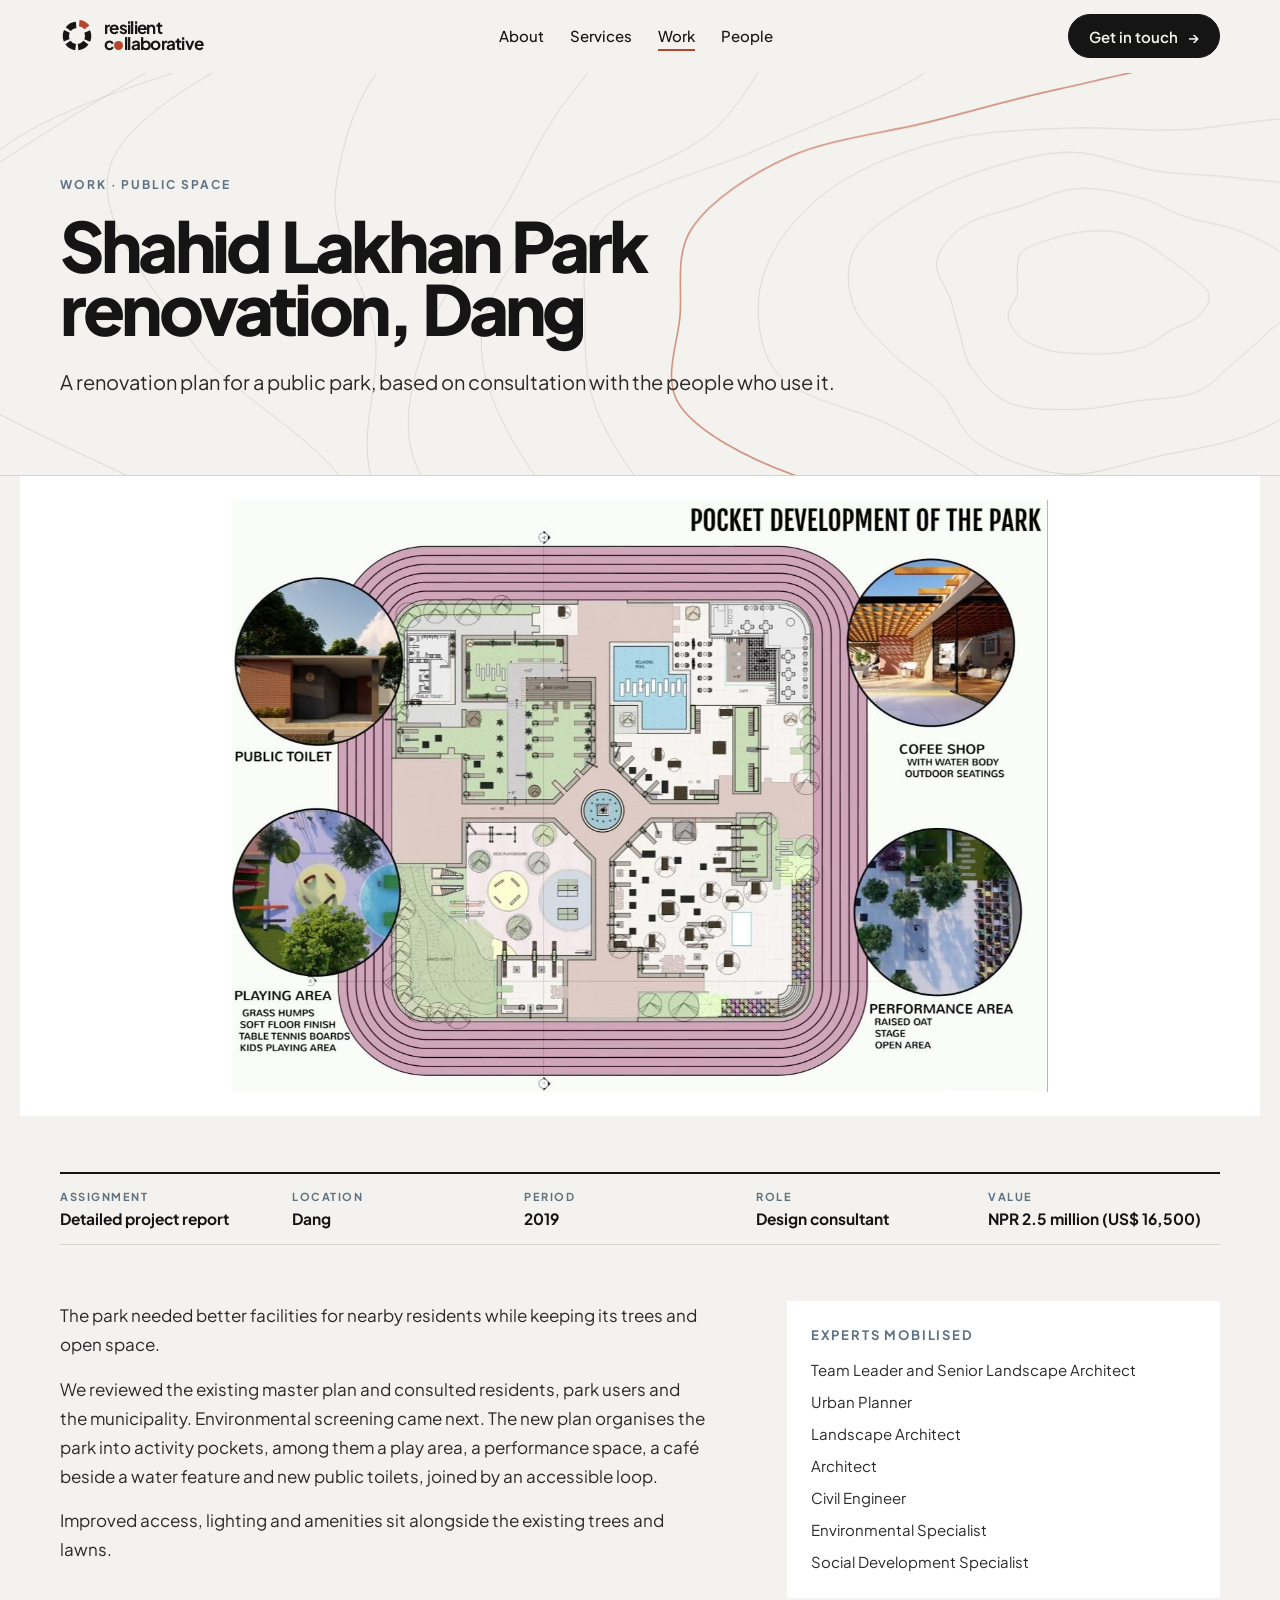
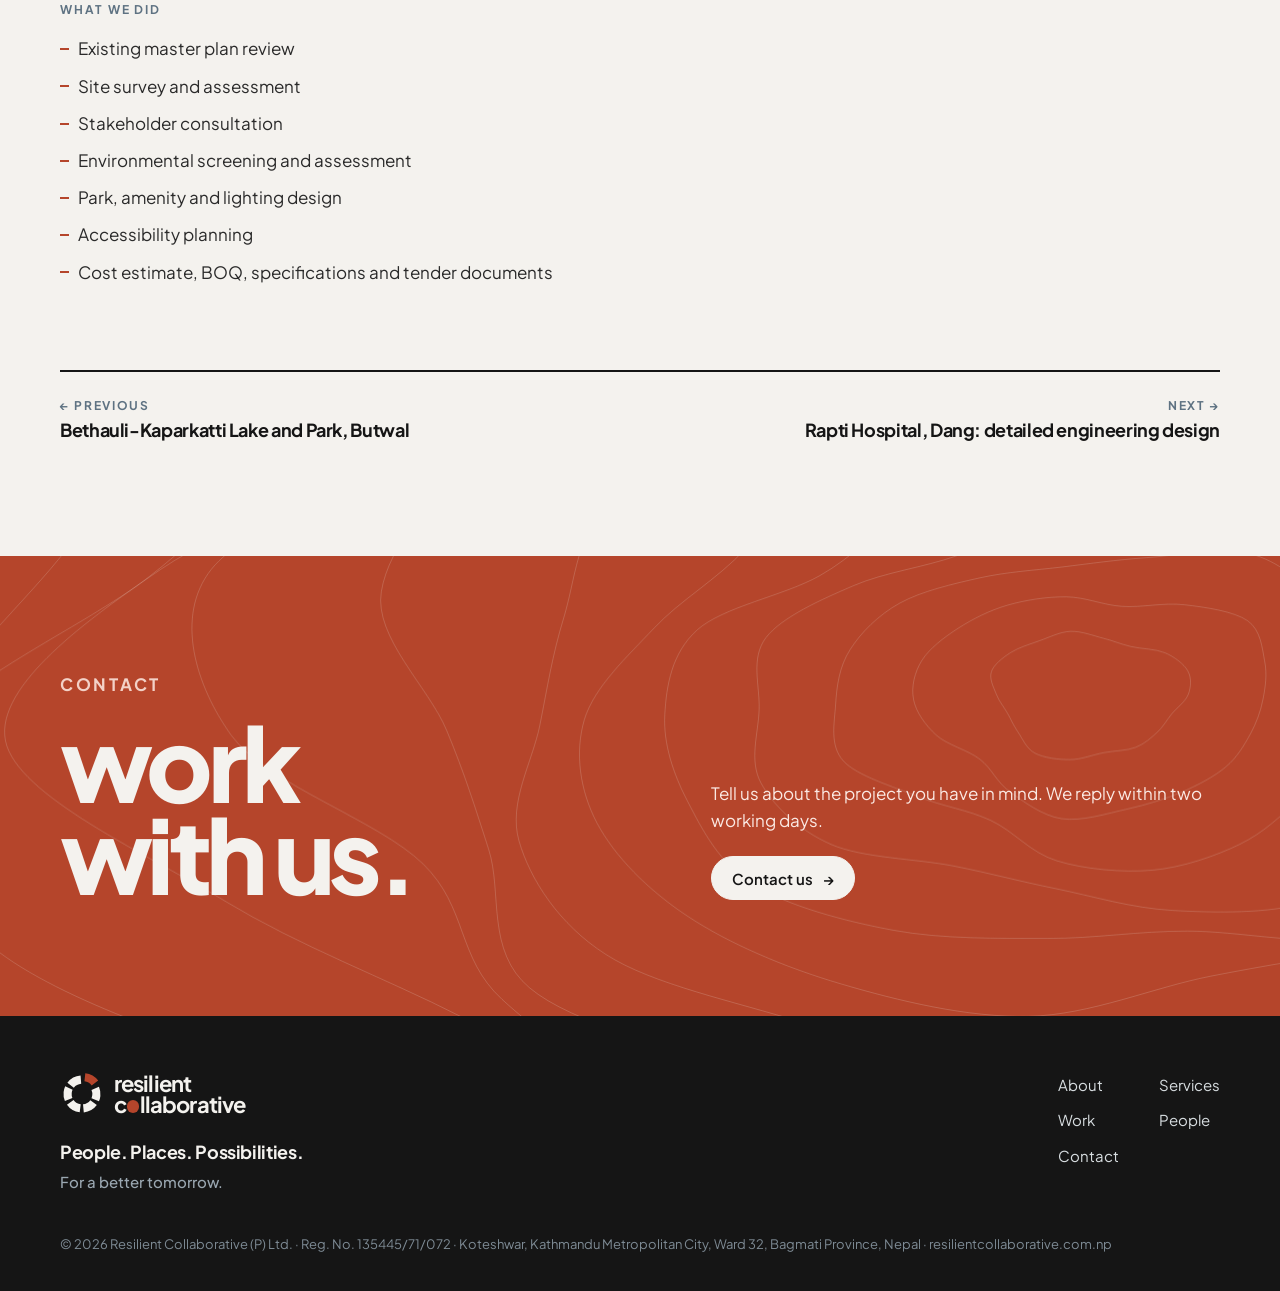
<file: work-park.html>
<!doctype html><html lang="en"><head><meta charset="utf-8"><meta name="viewport" content="width=device-width, initial-scale=1, viewport-fit=cover"><title>Shahid Lakhan Park renovation, Dang · Resilient Collaborative</title><meta name="description" content="Resilient Collaborative is a planning, design and engineering practice in Kathmandu, Nepal, working with governments, municipalities and development partners."><link rel="canonical" href="https://resilientcollaborative.com.np/work-park.html"><link rel="icon" href="data:image/svg+xml,<svg xmlns=%22http://www.w3.org/2000/svg%22 viewBox=%220 0 100 100%22><g transform=%22translate(50 50) scale(.84) translate(-50 -50)%22 fill=%22none%22 stroke-width=%2222%22><circle cx=%2250%22 cy=%2250%22 r=%2239%22 stroke=%22%23151515%22 transform=%22rotate(-84 50 50)%22 stroke-dasharray=%220 40.84 32 8.84 32 8.84 32 8.84 32 8.84 32 8.84%22/><circle cx=%2250%22 cy=%2250%22 r=%2239%22 stroke=%22%23B5452B%22 transform=%22translate(3.7 -6.55) rotate(-84 50 50)%22 stroke-dasharray=%2232 213.04%22/></g></svg>"><meta property="og:title" content="Shahid Lakhan Park renovation, Dang · Resilient Collaborative"><meta property="og:description" content="Resilient Collaborative is a planning, design and engineering practice in Kathmandu, Nepal, working with governments, municipalities and development partners."><meta property="og:url" content="https://resilientcollaborative.com.np/work-park.html"><meta property="og:image" content="https://resilientcollaborative.com.np/img/lake2.jpg"><link rel="preconnect" href="https://fonts.googleapis.com"><link rel="preconnect" href="https://fonts.gstatic.com" crossorigin><link rel="stylesheet" href="https://fonts.googleapis.com/css2?family=Plus+Jakarta+Sans:wght@400;500;600;700;800&display=swap"><link rel="stylesheet" href="site.css"></head><body><header class="site"><div class="wrap nav">
<a class="brand" href="./" aria-label="Resilient Collaborative, home"><svg data-ring aria-hidden="true"></svg><span class="wm">resilient<br>c<span class="dot"></span>llaborative</span></a>
<ul class="links"><li><a href="about.html">About</a></li><li><a href="services.html">Services</a></li><li><a href="work.html" aria-current="page">Work</a></li><li><a href="people.html">People</a></li></ul>
<a class="btn" href="contact.html">Get in touch <span class="arr" aria-hidden="true">→</span></a>
<button class="menu-btn" aria-expanded="false">Menu</button>
</div></header><main><section class="phead"><canvas data-topo='{"c":"#B9B4AA","a":0.4,"x":0.86,"y":0.55,"n":12,"s":0.9,"acc":4}' aria-hidden="true"></canvas><div class="wrap"><p class="label">Work · Public space</p><h1 style="font-size:clamp(36px,5.4vw,72px);max-width:20ch">Shahid Lakhan Park renovation, Dang</h1><p class="lede">A renovation plan for a public park, based on consultation with the people who use it.</p></div></section>
<div class="pimg contain" style="margin-top:0"><img src="img/park.jpg" alt="Site plan of the renewed park"></div>
<section class="band" style="padding-top:56px"><div class="wrap stack" style="gap:56px">
<div class="facts rv"><div><span>Assignment</span><b>Detailed project report</b></div><div><span>Location</span><b>Dang</b></div><div><span>Period</span><b>2019</b></div><div><span>Role</span><b>Design consultant</b></div><div><span>Value</span><b>NPR 2.5 million (US$ 16,500)</b></div></div>
<div class="pbody"><div class="prose rv"><p>The park needed better facilities for nearby residents while keeping its trees and open space.</p><p>We reviewed the existing master plan and consulted residents, park users and the municipality. Environmental screening came next. The new plan organises the park into activity pockets, among them a play area, a performance space, a café beside a water feature and new public toilets, joined by an accessible loop.</p><p>Improved access, lighting and amenities sit alongside the existing trees and lawns.</p>
<h3 class="label" style="margin-top:20px">What we did</h3><ul class="ticks"><li>Existing master plan review</li><li>Site survey and assessment</li><li>Stakeholder consultation</li><li>Environmental screening and assessment</li><li>Park, amenity and lighting design</li><li>Accessibility planning</li><li>Cost estimate, BOQ, specifications and tender documents</li></ul></div>
<aside class="side rv"><div class="box"><h3>Experts mobilised</h3><ul><li>Team Leader and Senior Landscape Architect</li><li>Urban Planner</li><li>Landscape Architect</li><li>Architect</li><li>Civil Engineer</li><li>Environmental Specialist</li><li>Social Development Specialist</li></ul></div></aside></div>

<nav class="pager rv" aria-label="More projects"><a href="work-lake.html"><span>← Previous</span><b>Bethauli-Kaparkatti Lake and Park, Butwal</b></a><a href="work-rapti.html"><span>Next →</span><b>Rapti Hospital, Dang: detailed engineering design</b></a></nav>
</div></section><section class="cta band"><canvas data-topo='{"c":"#F4F2EE","a":0.18,"x":0.85,"y":0.3,"n":12,"s":2.2,"acc":-1}' aria-hidden="true"></canvas>
<div class="wrap inner"><div class="rv"><p class="label" style="margin-bottom:18px">Contact</p><h2>work<br>with us.</h2></div>
<div class="rv"><p>Tell us about the project you have in mind. We reply within two working days.</p>
<p style="margin-top:22px"><a class="btn light" href="contact.html">Contact us <span class="arr" aria-hidden="true">→</span></a></p></div></div></section></main><footer class="site"><div class="wrap">
<div class="row">
<div><a class="brand" href="./" aria-label="Home"><svg data-ring="light" aria-hidden="true"></svg><span class="wm">resilient<br>c<span class="dot"></span>llaborative</span></a>
<p class="tl">People. Places. Possibilities.<span>For a better tomorrow.</span></p></div>
<nav aria-label="Footer"><ul><li><a href="about.html">About</a></li><li><a href="services.html">Services</a></li><li><a href="work.html">Work</a></li><li><a href="people.html">People</a></li><li><a href="contact.html">Contact</a></li></ul></nav>
</div>
<small>© 2026 Resilient Collaborative (P) Ltd. · Reg. No. 135445/71/072 · Koteshwar, Kathmandu Metropolitan City, Ward 32, Bagmati Province, Nepal · resilientcollaborative.com.np</small>
</div></footer><script src="site.js"></script></body></html>
</file>
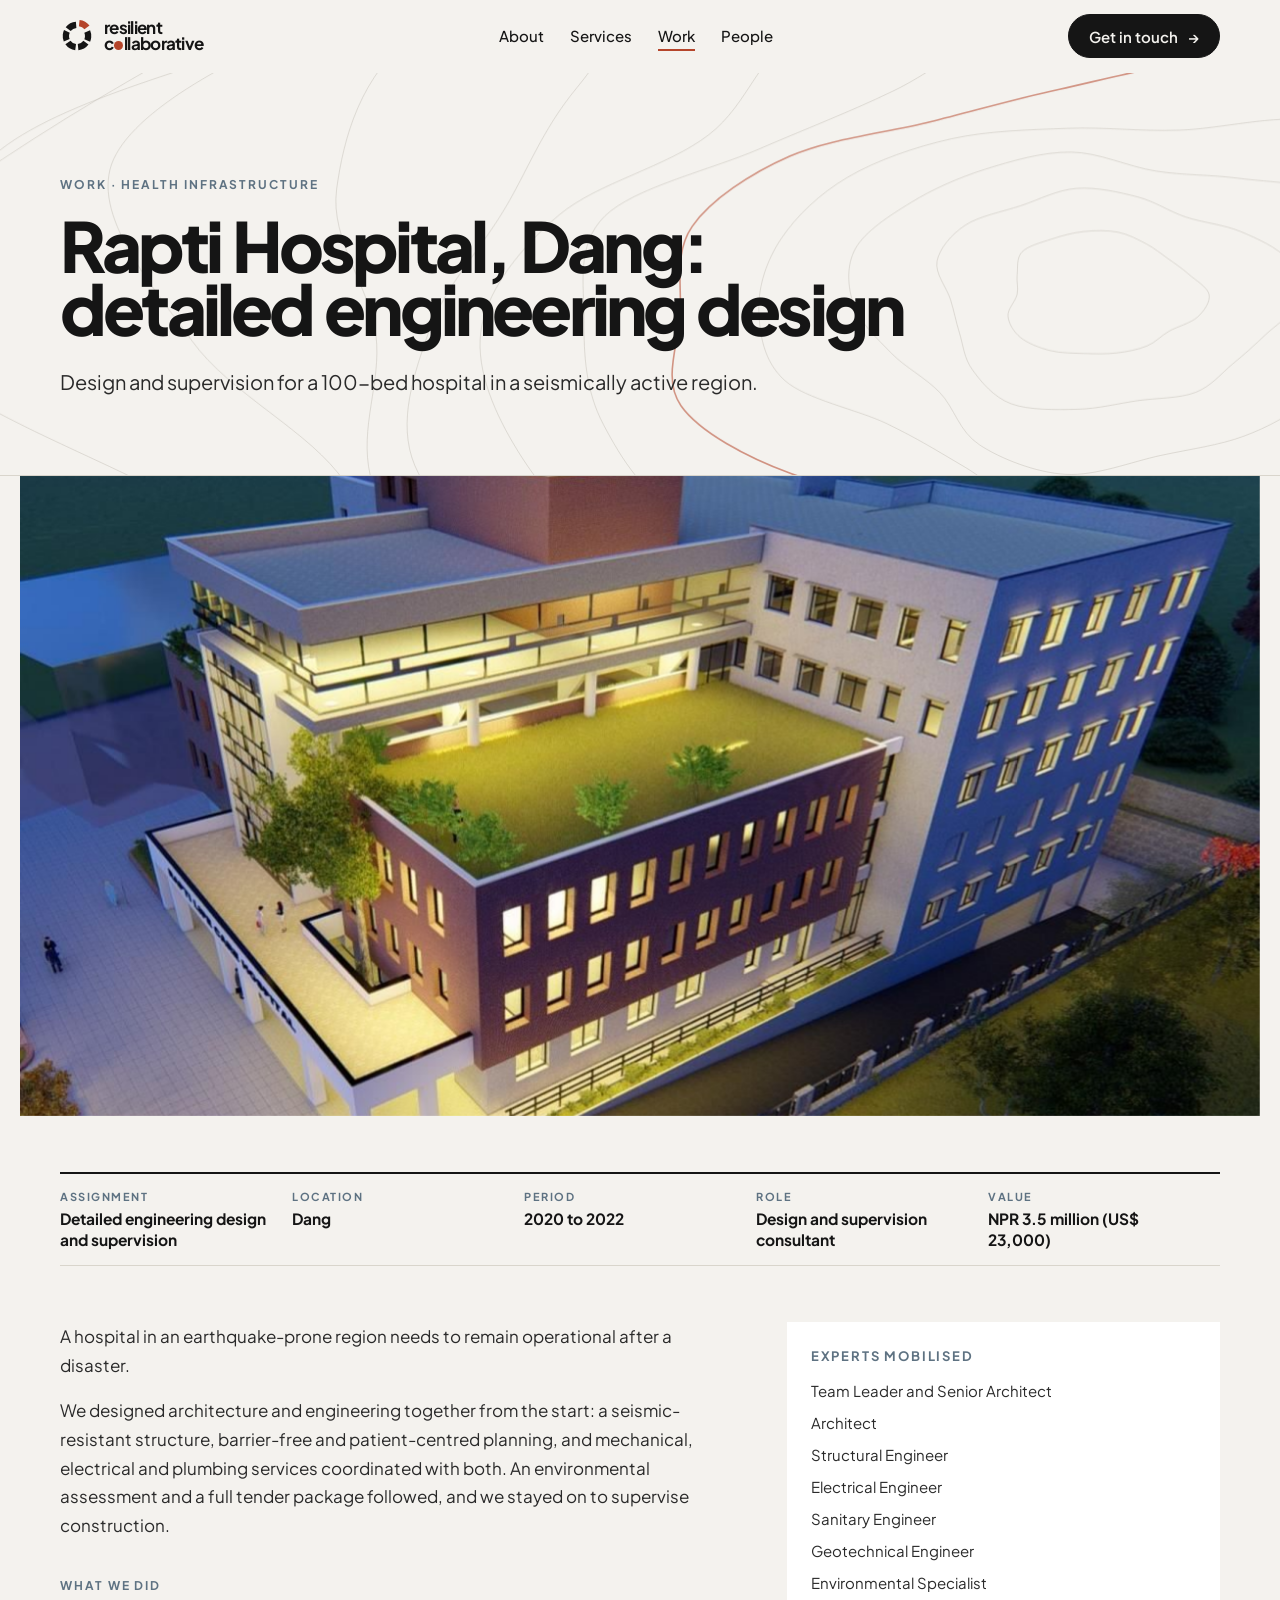
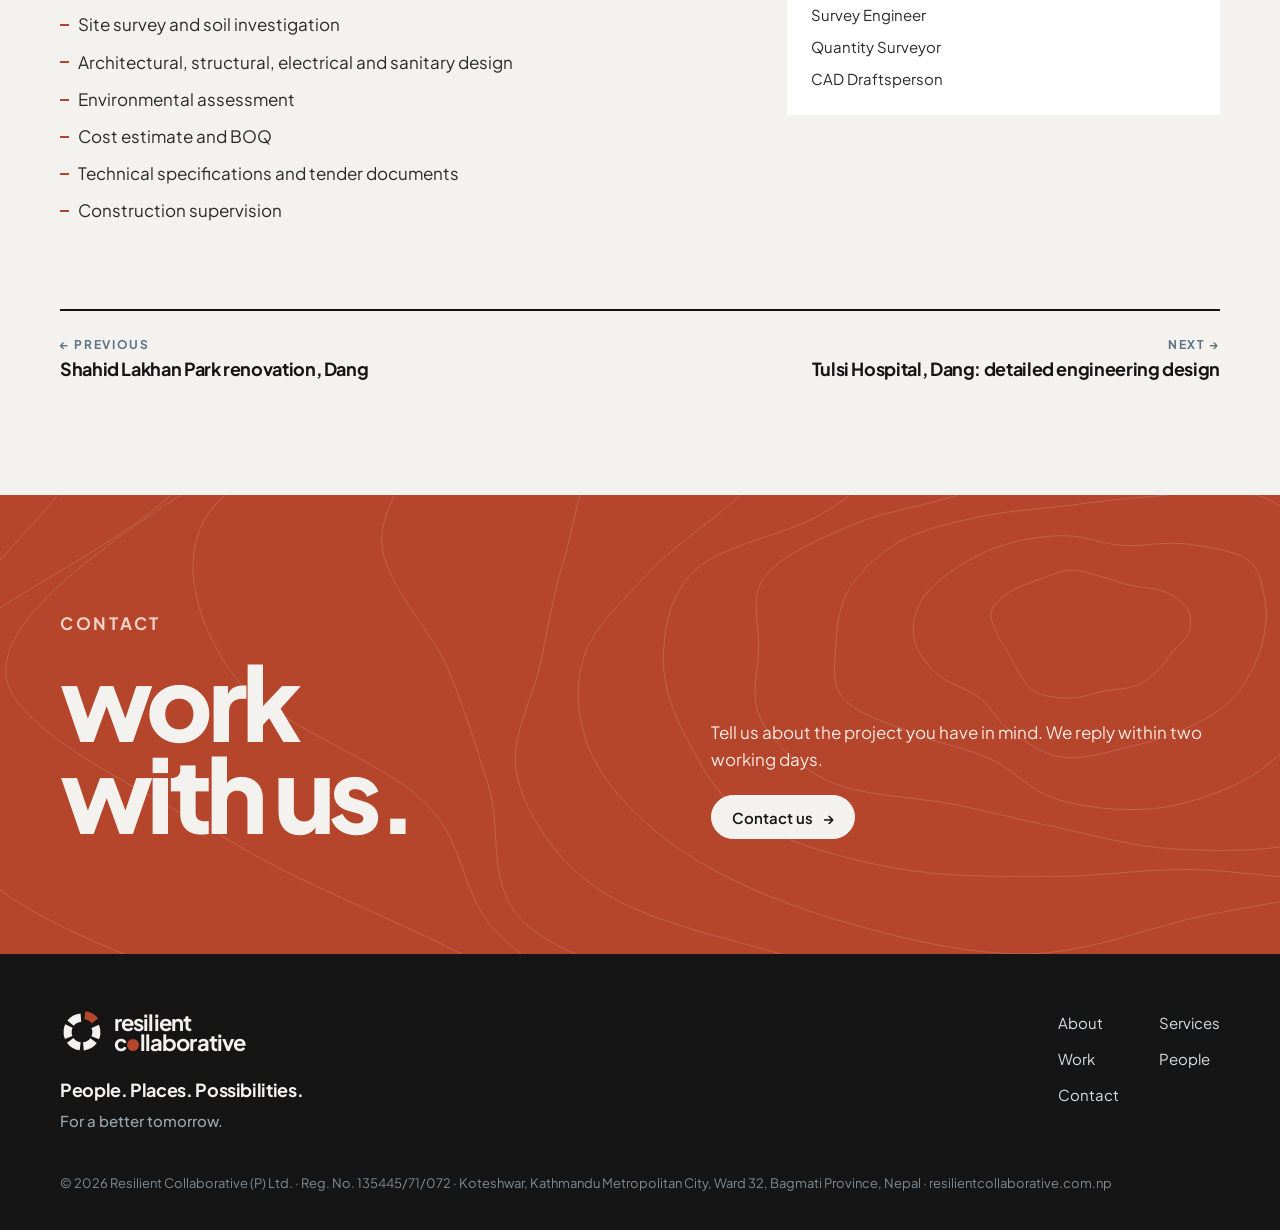
<file: work-rapti.html>
<!doctype html><html lang="en"><head><meta charset="utf-8"><meta name="viewport" content="width=device-width, initial-scale=1, viewport-fit=cover"><title>Rapti Hospital, Dang: detailed engineering design · Resilient Collaborative</title><meta name="description" content="Resilient Collaborative is a planning, design and engineering practice in Kathmandu, Nepal, working with governments, municipalities and development partners."><link rel="canonical" href="https://resilientcollaborative.com.np/work-rapti.html"><link rel="icon" href="data:image/svg+xml,<svg xmlns=%22http://www.w3.org/2000/svg%22 viewBox=%220 0 100 100%22><g transform=%22translate(50 50) scale(.84) translate(-50 -50)%22 fill=%22none%22 stroke-width=%2222%22><circle cx=%2250%22 cy=%2250%22 r=%2239%22 stroke=%22%23151515%22 transform=%22rotate(-84 50 50)%22 stroke-dasharray=%220 40.84 32 8.84 32 8.84 32 8.84 32 8.84 32 8.84%22/><circle cx=%2250%22 cy=%2250%22 r=%2239%22 stroke=%22%23B5452B%22 transform=%22translate(3.7 -6.55) rotate(-84 50 50)%22 stroke-dasharray=%2232 213.04%22/></g></svg>"><meta property="og:title" content="Rapti Hospital, Dang: detailed engineering design · Resilient Collaborative"><meta property="og:description" content="Resilient Collaborative is a planning, design and engineering practice in Kathmandu, Nepal, working with governments, municipalities and development partners."><meta property="og:url" content="https://resilientcollaborative.com.np/work-rapti.html"><meta property="og:image" content="https://resilientcollaborative.com.np/img/lake2.jpg"><link rel="preconnect" href="https://fonts.googleapis.com"><link rel="preconnect" href="https://fonts.gstatic.com" crossorigin><link rel="stylesheet" href="https://fonts.googleapis.com/css2?family=Plus+Jakarta+Sans:wght@400;500;600;700;800&display=swap"><link rel="stylesheet" href="site.css"></head><body><header class="site"><div class="wrap nav">
<a class="brand" href="./" aria-label="Resilient Collaborative, home"><svg data-ring aria-hidden="true"></svg><span class="wm">resilient<br>c<span class="dot"></span>llaborative</span></a>
<ul class="links"><li><a href="about.html">About</a></li><li><a href="services.html">Services</a></li><li><a href="work.html" aria-current="page">Work</a></li><li><a href="people.html">People</a></li></ul>
<a class="btn" href="contact.html">Get in touch <span class="arr" aria-hidden="true">→</span></a>
<button class="menu-btn" aria-expanded="false">Menu</button>
</div></header><main><section class="phead"><canvas data-topo='{"c":"#B9B4AA","a":0.4,"x":0.86,"y":0.55,"n":12,"s":0.9,"acc":4}' aria-hidden="true"></canvas><div class="wrap"><p class="label">Work · Health infrastructure</p><h1 style="font-size:clamp(36px,5.4vw,72px);max-width:20ch">Rapti Hospital, Dang: detailed engineering design</h1><p class="lede">Design and supervision for a 100-bed hospital in a seismically active region.</p></div></section>
<div class="pimg" style="margin-top:0"><img src="img/rapti.jpg" alt="Rendering of Rapti Hospital at dusk"></div>
<section class="band" style="padding-top:56px"><div class="wrap stack" style="gap:56px">
<div class="facts rv"><div><span>Assignment</span><b>Detailed engineering design and supervision</b></div><div><span>Location</span><b>Dang</b></div><div><span>Period</span><b>2020 to 2022</b></div><div><span>Role</span><b>Design and supervision consultant</b></div><div><span>Value</span><b>NPR 3.5 million (US$ 23,000)</b></div></div>
<div class="pbody"><div class="prose rv"><p>A hospital in an earthquake-prone region needs to remain operational after a disaster.</p><p>We designed architecture and engineering together from the start: a seismic-resistant structure, barrier-free and patient-centred planning, and mechanical, electrical and plumbing services coordinated with both. An environmental assessment and a full tender package followed, and we stayed on to supervise construction.</p>
<h3 class="label" style="margin-top:20px">What we did</h3><ul class="ticks"><li>Site survey and soil investigation</li><li>Architectural, structural, electrical and sanitary design</li><li>Environmental assessment</li><li>Cost estimate and BOQ</li><li>Technical specifications and tender documents</li><li>Construction supervision</li></ul></div>
<aside class="side rv"><div class="box"><h3>Experts mobilised</h3><ul><li>Team Leader and Senior Architect</li><li>Architect</li><li>Structural Engineer</li><li>Electrical Engineer</li><li>Sanitary Engineer</li><li>Geotechnical Engineer</li><li>Environmental Specialist</li><li>Survey Engineer</li><li>Quantity Surveyor</li><li>CAD Draftsperson</li></ul></div></aside></div>

<nav class="pager rv" aria-label="More projects"><a href="work-park.html"><span>← Previous</span><b>Shahid Lakhan Park renovation, Dang</b></a><a href="work-tulsi.html"><span>Next →</span><b>Tulsi Hospital, Dang: detailed engineering design</b></a></nav>
</div></section><section class="cta band"><canvas data-topo='{"c":"#F4F2EE","a":0.18,"x":0.85,"y":0.3,"n":12,"s":2.2,"acc":-1}' aria-hidden="true"></canvas>
<div class="wrap inner"><div class="rv"><p class="label" style="margin-bottom:18px">Contact</p><h2>work<br>with us.</h2></div>
<div class="rv"><p>Tell us about the project you have in mind. We reply within two working days.</p>
<p style="margin-top:22px"><a class="btn light" href="contact.html">Contact us <span class="arr" aria-hidden="true">→</span></a></p></div></div></section></main><footer class="site"><div class="wrap">
<div class="row">
<div><a class="brand" href="./" aria-label="Home"><svg data-ring="light" aria-hidden="true"></svg><span class="wm">resilient<br>c<span class="dot"></span>llaborative</span></a>
<p class="tl">People. Places. Possibilities.<span>For a better tomorrow.</span></p></div>
<nav aria-label="Footer"><ul><li><a href="about.html">About</a></li><li><a href="services.html">Services</a></li><li><a href="work.html">Work</a></li><li><a href="people.html">People</a></li><li><a href="contact.html">Contact</a></li></ul></nav>
</div>
<small>© 2026 Resilient Collaborative (P) Ltd. · Reg. No. 135445/71/072 · Koteshwar, Kathmandu Metropolitan City, Ward 32, Bagmati Province, Nepal · resilientcollaborative.com.np</small>
</div></footer><script src="site.js"></script></body></html>
</file>
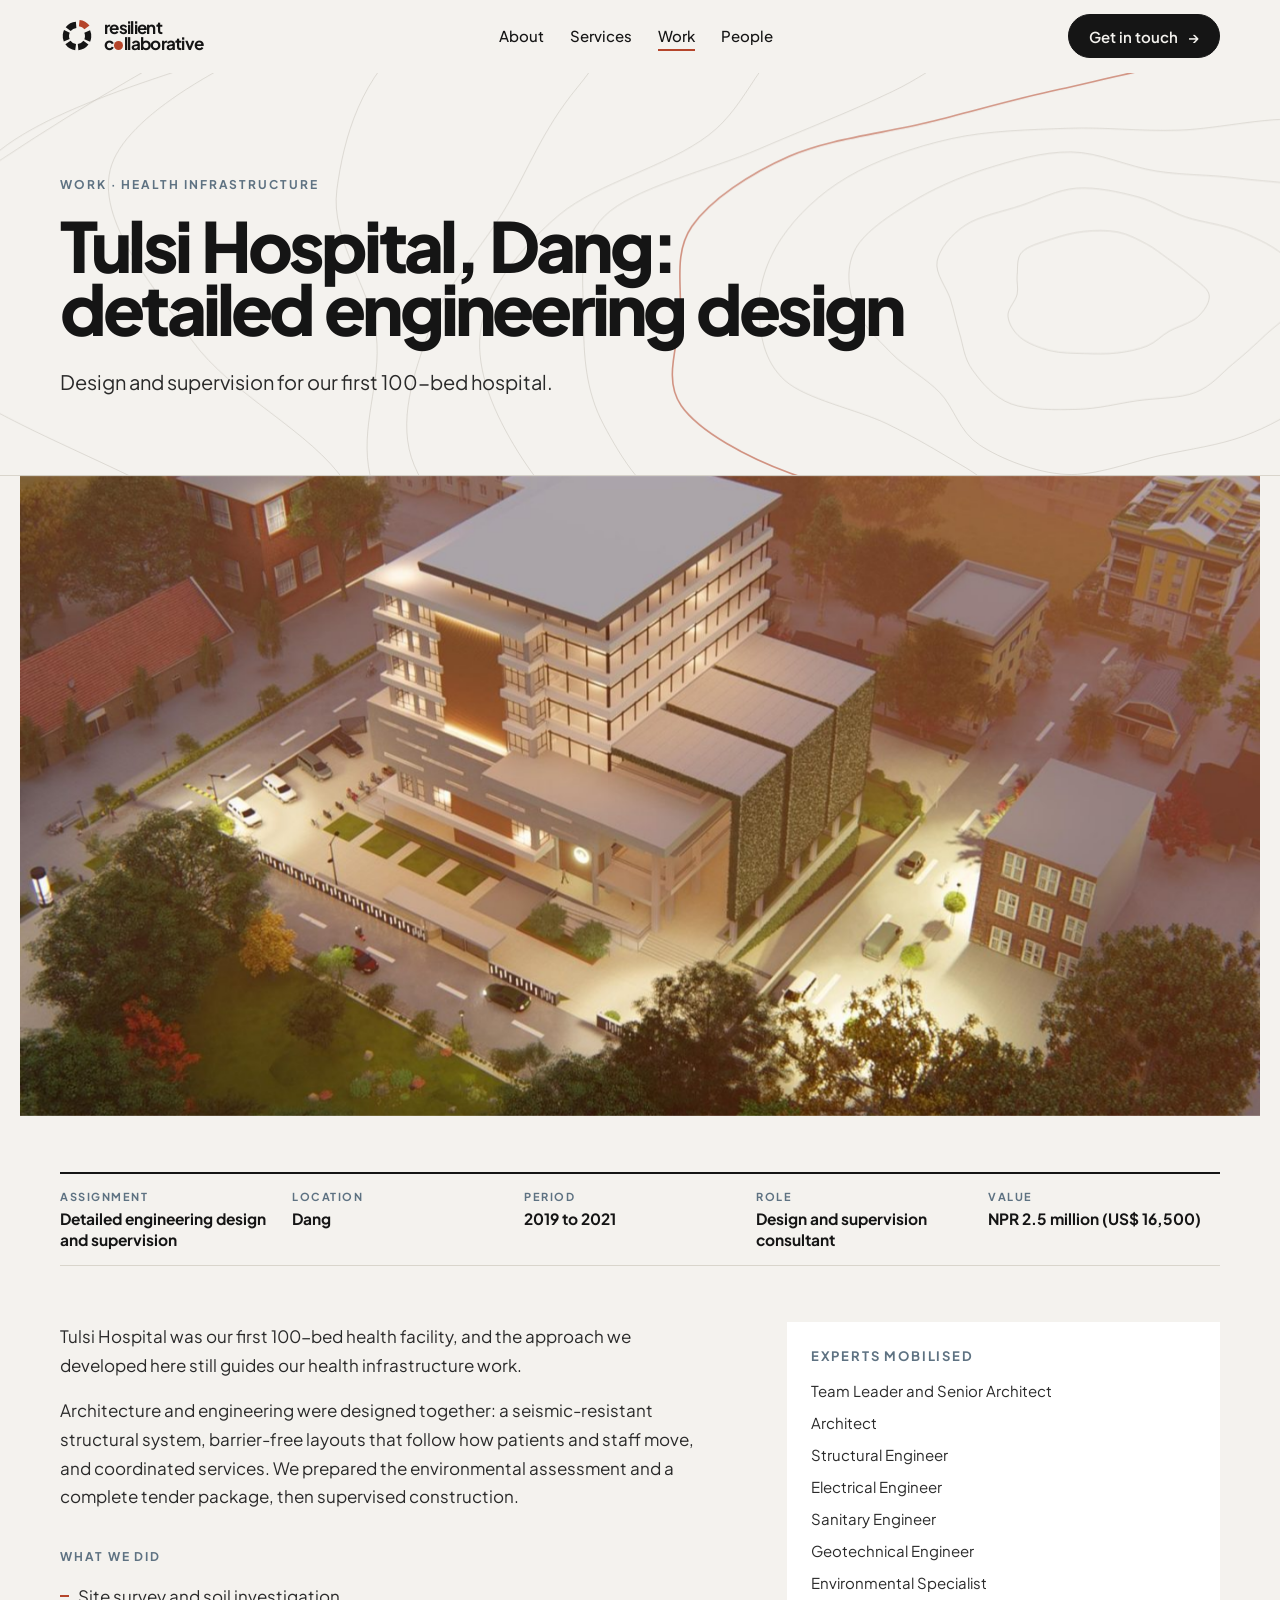
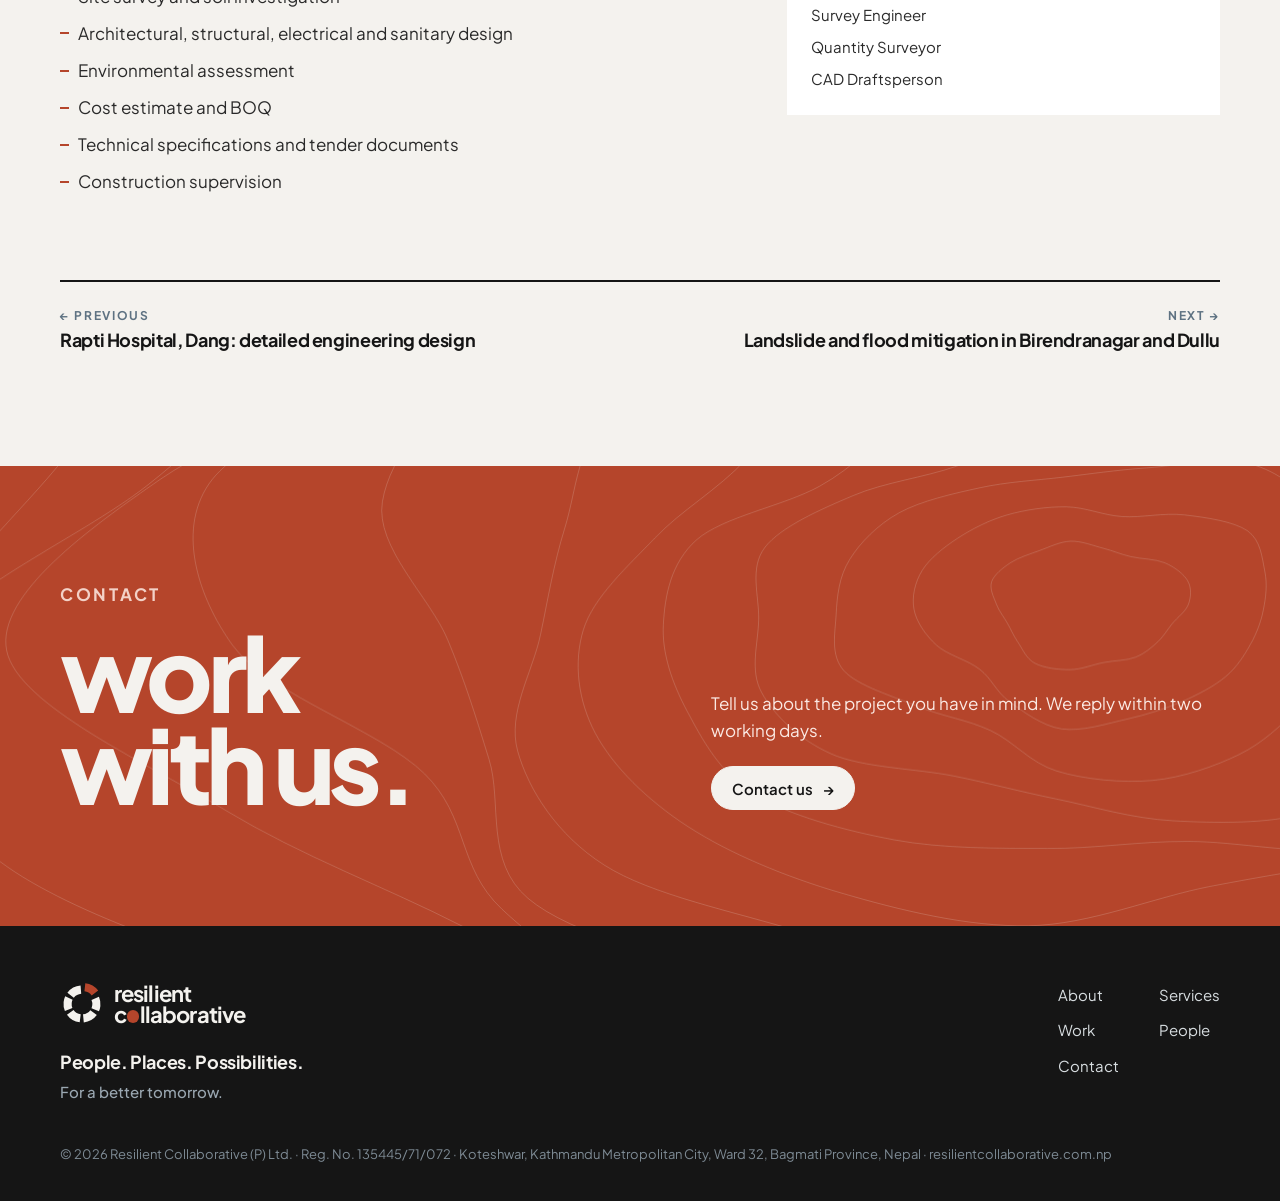
<file: work-tulsi.html>
<!doctype html><html lang="en"><head><meta charset="utf-8"><meta name="viewport" content="width=device-width, initial-scale=1, viewport-fit=cover"><title>Tulsi Hospital, Dang: detailed engineering design · Resilient Collaborative</title><meta name="description" content="Resilient Collaborative is a planning, design and engineering practice in Kathmandu, Nepal, working with governments, municipalities and development partners."><link rel="canonical" href="https://resilientcollaborative.com.np/work-tulsi.html"><link rel="icon" href="data:image/svg+xml,<svg xmlns=%22http://www.w3.org/2000/svg%22 viewBox=%220 0 100 100%22><g transform=%22translate(50 50) scale(.84) translate(-50 -50)%22 fill=%22none%22 stroke-width=%2222%22><circle cx=%2250%22 cy=%2250%22 r=%2239%22 stroke=%22%23151515%22 transform=%22rotate(-84 50 50)%22 stroke-dasharray=%220 40.84 32 8.84 32 8.84 32 8.84 32 8.84 32 8.84%22/><circle cx=%2250%22 cy=%2250%22 r=%2239%22 stroke=%22%23B5452B%22 transform=%22translate(3.7 -6.55) rotate(-84 50 50)%22 stroke-dasharray=%2232 213.04%22/></g></svg>"><meta property="og:title" content="Tulsi Hospital, Dang: detailed engineering design · Resilient Collaborative"><meta property="og:description" content="Resilient Collaborative is a planning, design and engineering practice in Kathmandu, Nepal, working with governments, municipalities and development partners."><meta property="og:url" content="https://resilientcollaborative.com.np/work-tulsi.html"><meta property="og:image" content="https://resilientcollaborative.com.np/img/lake2.jpg"><link rel="preconnect" href="https://fonts.googleapis.com"><link rel="preconnect" href="https://fonts.gstatic.com" crossorigin><link rel="stylesheet" href="https://fonts.googleapis.com/css2?family=Plus+Jakarta+Sans:wght@400;500;600;700;800&display=swap"><link rel="stylesheet" href="site.css"></head><body><header class="site"><div class="wrap nav">
<a class="brand" href="./" aria-label="Resilient Collaborative, home"><svg data-ring aria-hidden="true"></svg><span class="wm">resilient<br>c<span class="dot"></span>llaborative</span></a>
<ul class="links"><li><a href="about.html">About</a></li><li><a href="services.html">Services</a></li><li><a href="work.html" aria-current="page">Work</a></li><li><a href="people.html">People</a></li></ul>
<a class="btn" href="contact.html">Get in touch <span class="arr" aria-hidden="true">→</span></a>
<button class="menu-btn" aria-expanded="false">Menu</button>
</div></header><main><section class="phead"><canvas data-topo='{"c":"#B9B4AA","a":0.4,"x":0.86,"y":0.55,"n":12,"s":0.9,"acc":4}' aria-hidden="true"></canvas><div class="wrap"><p class="label">Work · Health infrastructure</p><h1 style="font-size:clamp(36px,5.4vw,72px);max-width:20ch">Tulsi Hospital, Dang: detailed engineering design</h1><p class="lede">Design and supervision for our first 100-bed hospital.</p></div></section>
<div class="pimg" style="margin-top:0"><img src="img/tulsi.jpg" alt="Aerial rendering of Tulsi Hospital and its street"></div>
<section class="band" style="padding-top:56px"><div class="wrap stack" style="gap:56px">
<div class="facts rv"><div><span>Assignment</span><b>Detailed engineering design and supervision</b></div><div><span>Location</span><b>Dang</b></div><div><span>Period</span><b>2019 to 2021</b></div><div><span>Role</span><b>Design and supervision consultant</b></div><div><span>Value</span><b>NPR 2.5 million (US$ 16,500)</b></div></div>
<div class="pbody"><div class="prose rv"><p>Tulsi Hospital was our first 100-bed health facility, and the approach we developed here still guides our health infrastructure work.</p><p>Architecture and engineering were designed together: a seismic-resistant structural system, barrier-free layouts that follow how patients and staff move, and coordinated services. We prepared the environmental assessment and a complete tender package, then supervised construction.</p>
<h3 class="label" style="margin-top:20px">What we did</h3><ul class="ticks"><li>Site survey and soil investigation</li><li>Architectural, structural, electrical and sanitary design</li><li>Environmental assessment</li><li>Cost estimate and BOQ</li><li>Technical specifications and tender documents</li><li>Construction supervision</li></ul></div>
<aside class="side rv"><div class="box"><h3>Experts mobilised</h3><ul><li>Team Leader and Senior Architect</li><li>Architect</li><li>Structural Engineer</li><li>Electrical Engineer</li><li>Sanitary Engineer</li><li>Geotechnical Engineer</li><li>Environmental Specialist</li><li>Survey Engineer</li><li>Quantity Surveyor</li><li>CAD Draftsperson</li></ul></div></aside></div>

<nav class="pager rv" aria-label="More projects"><a href="work-rapti.html"><span>← Previous</span><b>Rapti Hospital, Dang: detailed engineering design</b></a><a href="work-landslide.html"><span>Next →</span><b>Landslide and flood mitigation in Birendranagar and Dullu</b></a></nav>
</div></section><section class="cta band"><canvas data-topo='{"c":"#F4F2EE","a":0.18,"x":0.85,"y":0.3,"n":12,"s":2.2,"acc":-1}' aria-hidden="true"></canvas>
<div class="wrap inner"><div class="rv"><p class="label" style="margin-bottom:18px">Contact</p><h2>work<br>with us.</h2></div>
<div class="rv"><p>Tell us about the project you have in mind. We reply within two working days.</p>
<p style="margin-top:22px"><a class="btn light" href="contact.html">Contact us <span class="arr" aria-hidden="true">→</span></a></p></div></div></section></main><footer class="site"><div class="wrap">
<div class="row">
<div><a class="brand" href="./" aria-label="Home"><svg data-ring="light" aria-hidden="true"></svg><span class="wm">resilient<br>c<span class="dot"></span>llaborative</span></a>
<p class="tl">People. Places. Possibilities.<span>For a better tomorrow.</span></p></div>
<nav aria-label="Footer"><ul><li><a href="about.html">About</a></li><li><a href="services.html">Services</a></li><li><a href="work.html">Work</a></li><li><a href="people.html">People</a></li><li><a href="contact.html">Contact</a></li></ul></nav>
</div>
<small>© 2026 Resilient Collaborative (P) Ltd. · Reg. No. 135445/71/072 · Koteshwar, Kathmandu Metropolitan City, Ward 32, Bagmati Province, Nepal · resilientcollaborative.com.np</small>
</div></footer><script src="site.js"></script></body></html>
</file>
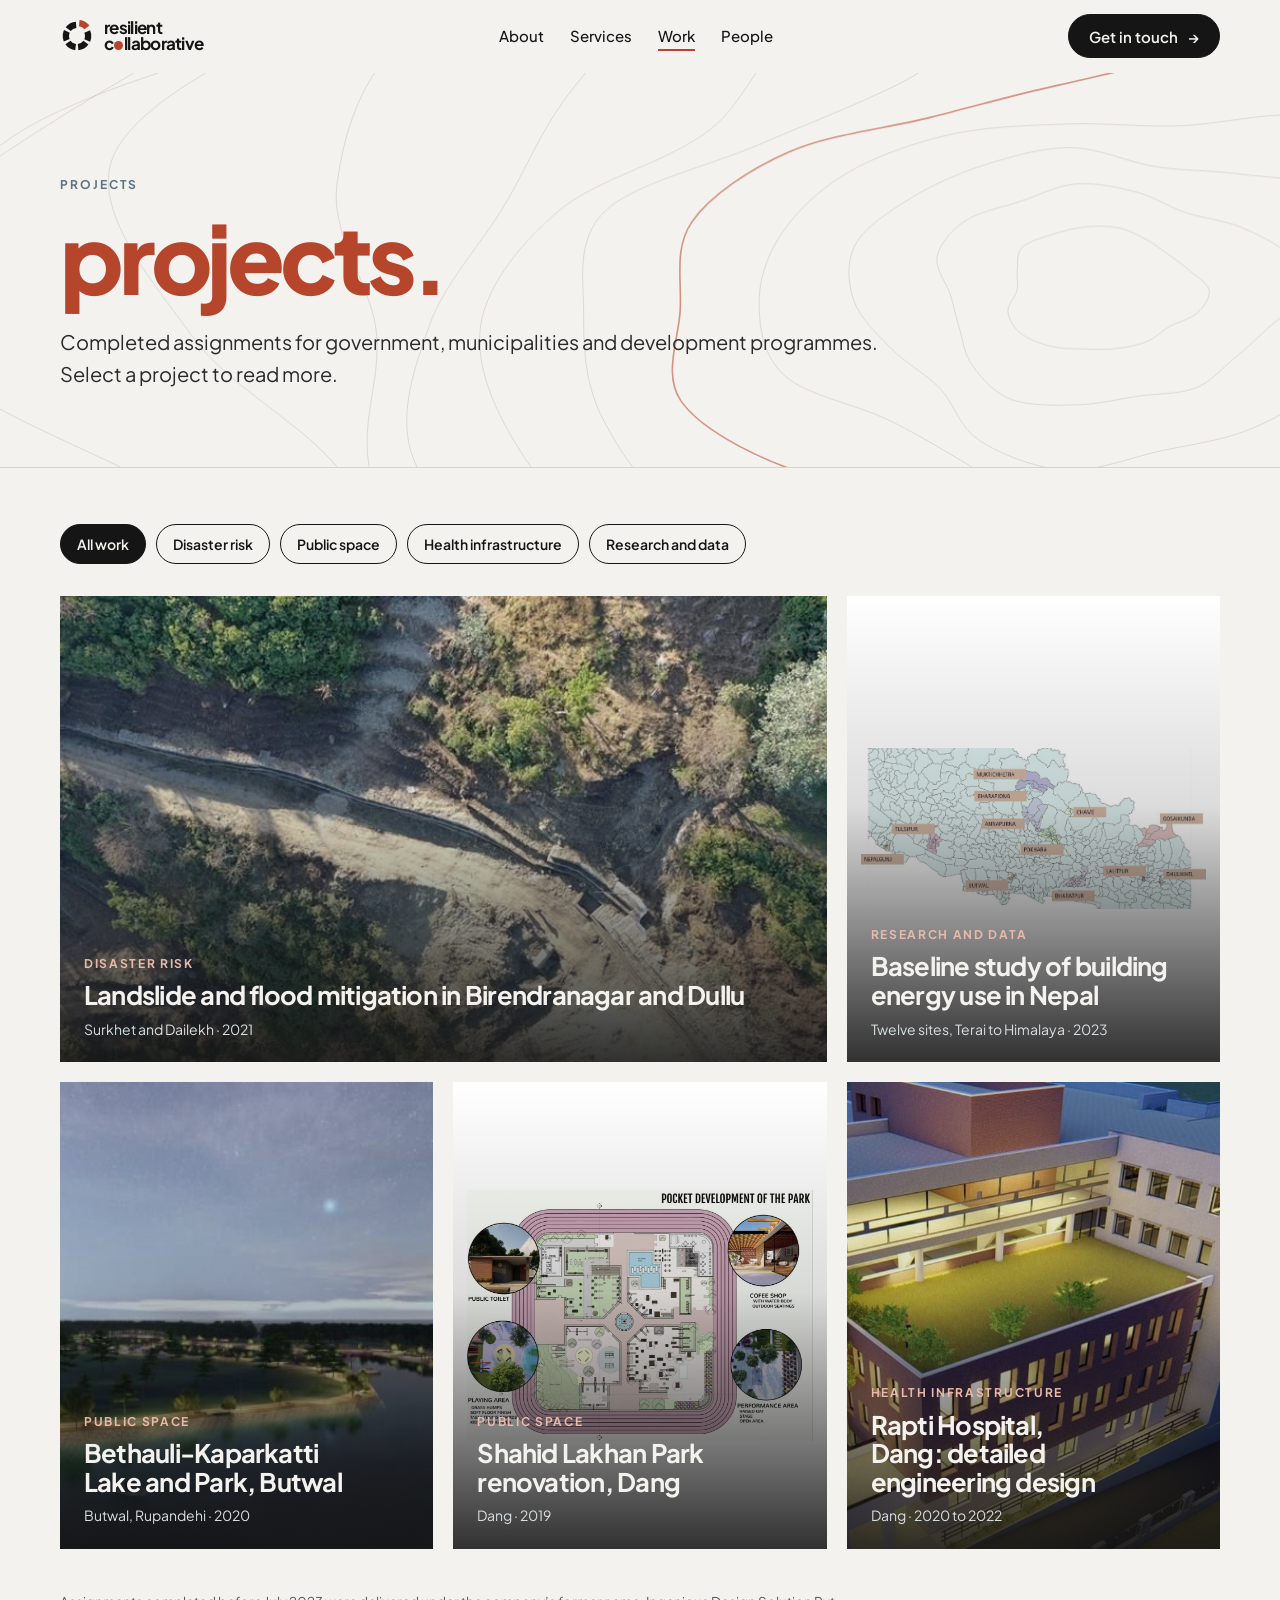
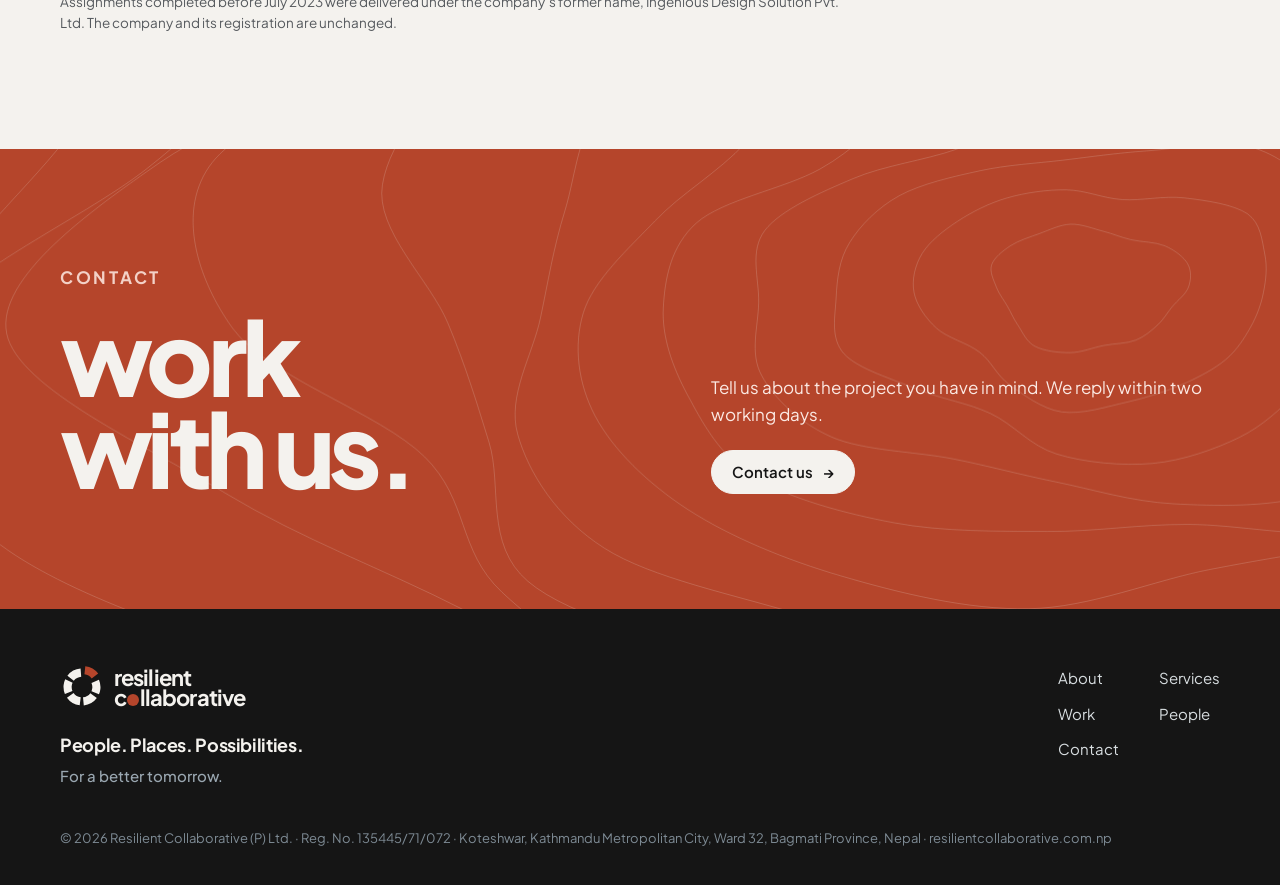
<file: work.html>
<!doctype html><html lang="en"><head><meta charset="utf-8"><meta name="viewport" content="width=device-width, initial-scale=1, viewport-fit=cover"><title>Work · Resilient Collaborative</title><meta name="description" content="Resilient Collaborative is a planning, design and engineering practice in Kathmandu, Nepal, working with governments, municipalities and development partners."><link rel="canonical" href="https://resilientcollaborative.com.np/work.html"><link rel="icon" href="data:image/svg+xml,<svg xmlns=%22http://www.w3.org/2000/svg%22 viewBox=%220 0 100 100%22><g transform=%22translate(50 50) scale(.84) translate(-50 -50)%22 fill=%22none%22 stroke-width=%2222%22><circle cx=%2250%22 cy=%2250%22 r=%2239%22 stroke=%22%23151515%22 transform=%22rotate(-84 50 50)%22 stroke-dasharray=%220 40.84 32 8.84 32 8.84 32 8.84 32 8.84 32 8.84%22/><circle cx=%2250%22 cy=%2250%22 r=%2239%22 stroke=%22%23B5452B%22 transform=%22translate(3.7 -6.55) rotate(-84 50 50)%22 stroke-dasharray=%2232 213.04%22/></g></svg>"><meta property="og:title" content="Work · Resilient Collaborative"><meta property="og:description" content="Resilient Collaborative is a planning, design and engineering practice in Kathmandu, Nepal, working with governments, municipalities and development partners."><meta property="og:url" content="https://resilientcollaborative.com.np/work.html"><meta property="og:image" content="https://resilientcollaborative.com.np/img/lake2.jpg"><link rel="preconnect" href="https://fonts.googleapis.com"><link rel="preconnect" href="https://fonts.gstatic.com" crossorigin><link rel="stylesheet" href="https://fonts.googleapis.com/css2?family=Plus+Jakarta+Sans:wght@400;500;600;700;800&display=swap"><link rel="stylesheet" href="site.css"></head><body><header class="site"><div class="wrap nav">
<a class="brand" href="./" aria-label="Resilient Collaborative, home"><svg data-ring aria-hidden="true"></svg><span class="wm">resilient<br>c<span class="dot"></span>llaborative</span></a>
<ul class="links"><li><a href="about.html">About</a></li><li><a href="services.html">Services</a></li><li><a href="work.html" aria-current="page">Work</a></li><li><a href="people.html">People</a></li></ul>
<a class="btn" href="contact.html">Get in touch <span class="arr" aria-hidden="true">→</span></a>
<button class="menu-btn" aria-expanded="false">Menu</button>
</div></header><main><section class="phead"><canvas data-topo='{"c":"#B9B4AA","a":0.4,"x":0.86,"y":0.55,"n":12,"s":0.9,"acc":4}' aria-hidden="true"></canvas><div class="wrap"><p class="label">Projects</p><h1 style=""><span>projects.</span></h1><p class="lede">Completed assignments for government, municipalities and development programmes. Select a project to read more.</p></div></section>
<section class="band" style="padding-top:56px"><div class="wrap">
<div class="filters" role="group" aria-label="Filter projects"><button type="button" class="filter" data-f="all" aria-pressed="true">All work</button><button type="button" class="filter" data-f="risk" aria-pressed="false">Disaster risk</button><button type="button" class="filter" data-f="public-space" aria-pressed="false">Public space</button><button type="button" class="filter" data-f="health" aria-pressed="false">Health infrastructure</button><button type="button" class="filter" data-f="research" aria-pressed="false">Research and data</button></div>
<div class="grid"><a class="card rv wide" href="work-landslide.html" data-tags="risk"><img src="img/idrmp.jpg" alt="Aerial view of slope stabilisation works on a hillside" loading="lazy"><div class="meta"><span class="sector">Disaster risk</span><h3>Landslide and flood mitigation in Birendranagar and Dullu</h3><span class="where">Surkhet and Dailekh · 2021</span></div></a><a class="card rv contain" href="work-energy.html" data-tags="research"><img src="img/map.jpg" alt="Map of Nepal with the survey sites marked" loading="lazy"><div class="meta"><span class="sector">Research and data</span><h3>Baseline study of building energy use in Nepal</h3><span class="where">Twelve sites, Terai to Himalaya · 2023</span></div></a><a class="card rv" href="work-lake.html" data-tags="public-space"><img src="img/lake2.jpg" alt="Rendering of the lake at dusk with lit paths" loading="lazy"><div class="meta"><span class="sector">Public space</span><h3>Bethauli-Kaparkatti Lake and Park, Butwal</h3><span class="where">Butwal, Rupandehi · 2020</span></div></a><a class="card rv contain" href="work-park.html" data-tags="public-space"><img src="img/park.jpg" alt="Site plan of the renewed park" loading="lazy"><div class="meta"><span class="sector">Public space</span><h3>Shahid Lakhan Park renovation, Dang</h3><span class="where">Dang · 2019</span></div></a><a class="card rv" href="work-rapti.html" data-tags="health"><img src="img/rapti.jpg" alt="Rendering of Rapti Hospital at dusk" loading="lazy"><div class="meta"><span class="sector">Health infrastructure</span><h3>Rapti Hospital, Dang: detailed engineering design</h3><span class="where">Dang · 2020 to 2022</span></div></a><a class="card rv wide" href="work-tulsi.html" data-tags="health"><img src="img/tulsi.jpg" alt="Aerial rendering of Tulsi Hospital and its street" loading="lazy"><div class="meta"><span class="sector">Health infrastructure</span><h3>Tulsi Hospital, Dang: detailed engineering design</h3><span class="where">Dang · 2019 to 2021</span></div></a></div>
<p class="note">Assignments completed before July 2023 were delivered under the company’s former name, Ingenious Design Solution Pvt. Ltd. The company and its registration are unchanged.</p>
</div></section><section class="cta band"><canvas data-topo='{"c":"#F4F2EE","a":0.18,"x":0.85,"y":0.3,"n":12,"s":2.2,"acc":-1}' aria-hidden="true"></canvas>
<div class="wrap inner"><div class="rv"><p class="label" style="margin-bottom:18px">Contact</p><h2>work<br>with us.</h2></div>
<div class="rv"><p>Tell us about the project you have in mind. We reply within two working days.</p>
<p style="margin-top:22px"><a class="btn light" href="contact.html">Contact us <span class="arr" aria-hidden="true">→</span></a></p></div></div></section></main><footer class="site"><div class="wrap">
<div class="row">
<div><a class="brand" href="./" aria-label="Home"><svg data-ring="light" aria-hidden="true"></svg><span class="wm">resilient<br>c<span class="dot"></span>llaborative</span></a>
<p class="tl">People. Places. Possibilities.<span>For a better tomorrow.</span></p></div>
<nav aria-label="Footer"><ul><li><a href="about.html">About</a></li><li><a href="services.html">Services</a></li><li><a href="work.html">Work</a></li><li><a href="people.html">People</a></li><li><a href="contact.html">Contact</a></li></ul></nav>
</div>
<small>© 2026 Resilient Collaborative (P) Ltd. · Reg. No. 135445/71/072 · Koteshwar, Kathmandu Metropolitan City, Ward 32, Bagmati Province, Nepal · resilientcollaborative.com.np</small>
</div></footer><script src="site.js"></script></body></html>
</file>
<file: site.css>
/* Resilient Collaborative · site styles
   Layout: paper pages with ink and brick bands. The ring is the one bold element; contours are the quiet ground. */
:root{
  --paper:#F4F2EE; --white:#FFFFFF; --ink:#151515; --brick:#B5452B; --stone:#5E7282; --mist:#D8DEE1;
  --text:#2A2A2A; --muted:#55595D; --line:#D9D5CC; --brick-soft:#E7B9AC; --ink-line:#2E2E2E; --ink-muted:#9AA7B1;
  --font:"Plus Jakarta Sans",ui-sans-serif,system-ui,-apple-system,"Segoe UI",sans-serif;
  --ease:cubic-bezier(.2,.8,.2,1);
  --wrap:1240px;
  color-scheme:light;
}
*{box-sizing:border-box}
html{scroll-behavior:smooth}
body{margin:0;background:var(--paper);color:var(--text);font-family:var(--font);font-size:16px;line-height:1.6;-webkit-font-smoothing:antialiased;overflow-x:hidden}
body::before{content:"";position:fixed;inset:0 0 auto;height:env(safe-area-inset-top,0px);z-index:60;background:var(--paper)}
img{max-width:100%;display:block}
a{color:inherit}
:focus-visible{outline:2px solid var(--brick);outline-offset:3px}
h1,h2,h3,h4{font-family:var(--font);color:var(--ink);margin:0;text-wrap:balance}
p{margin:0}
.wrap{max-width:var(--wrap);margin:0 auto;padding-left:max(16px,env(safe-area-inset-left,0px));padding-right:max(16px,env(safe-area-inset-right,0px))}
@media (min-width:720px){.wrap{padding-left:max(40px,env(safe-area-inset-left,0px));padding-right:max(40px,env(safe-area-inset-right,0px))}}
.label{font-size:12px;font-weight:700;letter-spacing:.16em;text-transform:uppercase;color:var(--stone)}
.h2{font-size:clamp(32px,4.6vw,60px);font-weight:800;letter-spacing:-.045em;line-height:1;word-spacing:.04em}
.lede{font-size:clamp(17px,1.6vw,20px);line-height:1.6;color:var(--text);max-width:62ch}
.prose{max-width:66ch;display:grid;gap:16px;color:var(--text);font-size:17px}
.prose p{line-height:1.7}
.dot{display:inline-block;width:1.02ex;height:1.02ex;border-radius:50%;background:var(--brick);margin:0 .035em}
.band{padding-block:clamp(72px,9vw,128px)}
.white{background:var(--white)}
.ink{background:var(--ink);color:var(--paper)}
.ink h2,.ink h3{color:var(--paper)}
.ink .label{color:var(--ink-muted)}
.ink .lede,.ink .prose{color:#C9D0D5}
.split{display:grid;grid-template-columns:minmax(0,240px) minmax(0,1fr);gap:24px 48px;align-items:start}
.split>.label{padding-top:14px}
@media (max-width:760px){.split{grid-template-columns:1fr}.split>.label{padding-top:0}}
.stack{display:grid;gap:22px}

/* buttons and links */
.btn{display:inline-flex;align-items:center;gap:10px;min-height:44px;padding:0 20px;border-radius:999px;border:1.5px solid var(--ink);background:var(--ink);color:var(--paper);font:600 15px var(--font);text-decoration:none;cursor:pointer;transition:transform .3s var(--ease)}
.btn:hover{transform:translateY(-2px)}
.btn.ghost{background:transparent;color:var(--ink)}
.btn.light{background:var(--paper);color:var(--ink);border-color:var(--paper)}
.arr{display:inline-block;transition:transform .3s var(--ease)}
.btn:hover .arr,.more:hover .arr{transform:translateX(4px)}
.more{display:inline-flex;align-items:center;gap:8px;font-weight:600;text-decoration:none;color:var(--ink);border-bottom:1.5px solid var(--ink);padding-bottom:3px}
.ink .more{color:var(--paper);border-color:var(--paper)}

/* header */
header.site{position:sticky;top:env(safe-area-inset-top,0px);z-index:50;background:color-mix(in srgb,var(--paper) 90%,transparent);backdrop-filter:blur(10px);-webkit-backdrop-filter:blur(10px);border-bottom:1px solid transparent;transition:border-color .3s}
header.site.scrolled{border-bottom-color:var(--line)}
.nav{display:flex;align-items:center;justify-content:space-between;gap:16px;padding-block:14px}
.brand{display:flex;align-items:center;gap:10px;text-decoration:none}
.brand .wm{font-weight:700;font-size:17px;line-height:.92;letter-spacing:-.04em;color:var(--ink)}
.brand svg{width:34px;height:34px}
.brand .acc{transition:transform .5s var(--ease)}
.brand:hover .acc{transform:translate(3px,-5px)}
.links{display:flex;gap:26px;list-style:none;margin:0;padding:0}
.links a{text-decoration:none;font-size:15px;font-weight:500;color:var(--ink);position:relative;padding:8px 0}
.links a::after{content:"";position:absolute;left:0;right:100%;bottom:2px;height:2px;background:var(--brick);transition:right .35s var(--ease)}
.links a:hover::after,.links a[aria-current="page"]::after{right:0}
.menu-btn{display:none;background:none;border:0;font:600 15px var(--font);color:var(--ink);min-height:44px;cursor:pointer}
@media (max-width:940px){
  .links,.nav>.btn{display:none}
  .menu-btn{display:inline-flex;align-items:center}
  header.site.open .links{display:flex;position:absolute;left:0;right:0;top:100%;flex-direction:column;gap:0;background:var(--paper);border-bottom:1px solid var(--line);padding:8px max(16px,env(safe-area-inset-right,0px)) 16px max(16px,env(safe-area-inset-left,0px))}
  header.site.open .links a{display:block;padding:12px 0;font-size:18px}
}

/* page header for inner pages */
.phead{position:relative;overflow:hidden;padding-block:clamp(56px,8vw,112px) clamp(48px,6vw,88px);border-bottom:1px solid var(--line)}
.phead canvas,.hero canvas,.cta canvas{position:absolute;inset:0;width:100%;height:100%;pointer-events:none}
.phead .wrap{position:relative}
.phead h1{font-size:clamp(44px,7.4vw,104px);font-weight:800;letter-spacing:-.055em;line-height:.92;word-spacing:.05em;margin:18px 0 26px;max-width:14ch}
.phead h1 span{color:var(--brick)}
.phead .lede{max-width:58ch}
.phead h1,.phead .lede{animation:fade 1s var(--ease) both}
.phead .lede{animation-delay:.15s}

/* home hero */
.hero{position:relative;overflow:hidden;padding-block:clamp(48px,8vw,110px) clamp(56px,8vw,120px)}
.hero-grid{position:relative;display:grid;grid-template-columns:minmax(0,1.4fr) minmax(0,.6fr);gap:clamp(24px,5vw,72px);align-items:center}
.hero h1{font-size:clamp(44px,6.4vw,96px);font-weight:800;letter-spacing:-.055em;line-height:.9;word-spacing:.05em}
.hero h1 .w{display:block;overflow:hidden;padding-bottom:.06em}
.hero h1 .w span{display:inline-block;animation:rise 1s var(--ease) both}
.hero h1 .w:nth-child(2) span{animation-delay:.12s}
.hero h1 .w:nth-child(3) span{animation-delay:.24s;color:var(--brick)}
.hero .tomorrow{margin-top:22px;font-size:clamp(20px,2.2vw,28px);font-weight:600;letter-spacing:-.02em;color:var(--stone);animation:fade 1s .55s var(--ease) both}
.hero .lede{margin-top:22px;animation:fade 1s .7s var(--ease) both}
.hero .ctas{display:flex;flex-wrap:wrap;gap:12px;margin-top:32px;animation:fade 1s .85s var(--ease) both}
.hero-mark{position:relative;aspect-ratio:1;max-width:520px;width:100%;justify-self:center}
.hero-mark svg{width:100%;height:100%;overflow:visible}
@keyframes rise{from{transform:translateY(105%)}to{transform:none}}
@keyframes fade{from{opacity:0;transform:translateY(14px)}to{opacity:1;transform:none}}
@media (max-width:820px){.hero-grid{grid-template-columns:1fr}.hero-mark{max-width:280px;order:-1;justify-self:start}}

/* marquee */
.marquee{background:var(--ink);color:var(--paper);overflow:hidden;padding-block:18px;white-space:nowrap}
.marquee .track{display:inline-flex;gap:48px;animation:slide 40s linear infinite;font-weight:700;font-size:clamp(18px,2vw,24px);letter-spacing:-.02em}
.marquee .track span{display:inline-flex;align-items:center;gap:48px}
.marquee .track span::after{content:"";width:10px;height:10px;border-radius:50%;background:var(--brick)}
@keyframes slide{to{transform:translateX(-50%)}}

/* statement band with the one free line */
.statement{position:relative;overflow:hidden}
.statement svg.line{position:absolute;inset:0;width:100%;height:100%;pointer-events:none}
.statement blockquote{position:relative;margin:0;font-size:clamp(28px,4vw,52px);font-weight:800;letter-spacing:-.04em;line-height:1.08;color:var(--paper);max-width:22ch}
.statement cite{display:block;margin-top:24px;font-style:normal;color:var(--ink-muted);font-size:15px}

/* practice teaser rows (home) and practice sections (services) */
.rows{list-style:none;margin:0;padding:0;border-top:2px solid var(--ink)}
.rows a{display:grid;grid-template-columns:minmax(0,1fr) minmax(0,1.3fr) auto;gap:16px 40px;align-items:center;padding:28px 8px;border-bottom:1px solid var(--line);text-decoration:none;transition:background .35s,padding .35s}
.rows a:hover{background:var(--white);padding-left:20px}
.rows h3{font-size:clamp(22px,2.4vw,30px);font-weight:800;letter-spacing:-.035em;line-height:1.1}
.rows p{color:var(--muted);font-size:15.5px}
@media (max-width:760px){.rows a{grid-template-columns:1fr}}
.practice{display:grid;grid-template-columns:minmax(0,1fr) minmax(0,1fr);gap:clamp(28px,5vw,80px);padding-block:clamp(56px,7vw,96px);border-top:1px solid var(--line)}
.practice:first-of-type{border-top:0}
.practice h2{font-size:clamp(30px,3.6vw,46px);font-weight:800;letter-spacing:-.045em;line-height:1.02;margin-bottom:22px}
.practice .seg{width:56px;height:56px;margin-bottom:24px}
.practice .seg circle{transition:transform .6s var(--ease),stroke .4s}
.practice:hover .seg .on{transform:translate(4px,-6px);stroke:var(--brick)}
.practice h3{font-size:13px;font-weight:700;letter-spacing:.14em;text-transform:uppercase;color:var(--stone);margin-bottom:12px}
.ticks{list-style:none;margin:0 0 28px;padding:0;display:grid;gap:10px}
.ticks li{position:relative;padding-left:18px;color:var(--text)}
.ticks li::before{content:"";position:absolute;left:0;top:.75em;width:9px;height:2px;background:var(--brick)}
.related{display:flex;flex-wrap:wrap;gap:10px}
@media (max-width:860px){.practice{grid-template-columns:1fr}}

/* method (the way we work) */
.method{display:grid;grid-template-columns:repeat(auto-fit,minmax(220px,1fr));border-top:2px solid var(--paper)}
.ink .method{border-top-color:#3A3A3A}
.method li{list-style:none;padding:26px 24px 8px 0}
.method{margin:0;padding:0}
.method li+li{padding-left:24px;border-left:1px solid var(--ink-line)}
.method h3{font-size:clamp(20px,1.9vw,24px);font-weight:700;letter-spacing:-.025em;line-height:1.15;margin-bottom:12px}
.method p{color:#AEB6BC;font-size:15.5px}
.method li{transition:opacity .6s}
.method .bar{display:block;height:3px;width:0;background:var(--brick);margin-bottom:22px;transition:width 1.1s var(--ease)}
.method li.on .bar{width:48px}
@media (max-width:760px){.method li+li{padding-left:0;border-left:0}.method li{border-bottom:1px solid var(--ink-line);padding-bottom:22px}}

/* cards */
.grid{display:grid;grid-template-columns:repeat(12,minmax(0,1fr));gap:20px}
.card{grid-column:span 4;position:relative;display:block;background:var(--ink);color:var(--paper);text-decoration:none;overflow:hidden;aspect-ratio:4/5;max-width:100%}
.card.wide{grid-column:span 8;aspect-ratio:auto;min-height:100%}
.card img{position:absolute;inset:0;width:100%;height:100%;object-fit:cover;transition:transform 1.2s var(--ease),filter .6s;filter:saturate(.92)}
.card.contain img{object-fit:contain;background:#fff;padding:14px}
.card::after{content:"";position:absolute;inset:0;background:linear-gradient(0deg,rgba(21,21,21,.88) 0%,rgba(21,21,21,.15) 55%,rgba(21,21,21,0) 100%)}
.card:hover img{transform:scale(1.06);filter:saturate(1.05)}
.card .meta{position:absolute;left:24px;right:24px;bottom:22px;z-index:1;display:grid;gap:8px}
.card .sector{font-size:12px;font-weight:700;letter-spacing:.14em;text-transform:uppercase;color:var(--brick-soft)}
.card h3{font-size:clamp(20px,2vw,26px);font-weight:700;letter-spacing:-.03em;line-height:1.12;color:var(--paper)}
.card .where{font-size:14px;color:var(--mist)}
.card[hidden]{display:none}
@media (max-width:980px){.card{grid-column:span 6}.card.wide{grid-column:span 12;aspect-ratio:16/10}}
@media (max-width:560px){.card,.card.wide{grid-column:span 12;aspect-ratio:4/5}}
.filters{display:flex;flex-wrap:wrap;gap:10px;margin-bottom:32px}
.filter{min-height:40px;padding:0 16px;border-radius:999px;border:1.5px solid var(--ink);background:transparent;color:var(--ink);font:600 14px var(--font);cursor:pointer;transition:background .25s,color .25s}
.filter[aria-pressed="true"],.filter:hover{background:var(--ink);color:var(--paper)}
.note{margin-top:22px;font-size:13.5px;color:var(--muted);max-width:80ch}

/* project page */
.pimg{position:relative;max-width:var(--wrap);margin:0 auto}
.pimg img{width:100%;max-height:640px;object-fit:cover;animation:fade 1.2s var(--ease) both}
.pimg.contain img{object-fit:contain;background:#fff;padding:24px}
.facts{display:grid;grid-template-columns:repeat(auto-fit,minmax(180px,1fr));border-top:2px solid var(--ink)}
.facts div{padding:14px 16px 14px 0;border-bottom:1px solid var(--line);min-width:0}
.facts span{display:block;font-size:11px;font-weight:700;letter-spacing:.14em;text-transform:uppercase;color:var(--stone)}
.facts b{display:block;margin-top:4px;color:var(--ink);font-size:15.5px;line-height:1.35}
.pbody{display:grid;grid-template-columns:minmax(0,1.5fr) minmax(0,1fr);gap:clamp(32px,6vw,96px)}
.side{display:grid;gap:28px;align-content:start}
.side .box{background:var(--white);padding:24px}
.side h3{font-size:13px;font-weight:700;letter-spacing:.14em;text-transform:uppercase;color:var(--stone);margin-bottom:12px}
.side ul{list-style:none;margin:0;padding:0;display:grid;gap:8px;font-size:15px}
.gallery{display:grid;grid-template-columns:repeat(auto-fit,minmax(220px,1fr));gap:16px;margin-top:48px}
.gallery img{width:100%;height:240px;object-fit:cover}
.pager{display:flex;justify-content:space-between;gap:20px;flex-wrap:wrap;border-top:2px solid var(--ink);padding-top:24px}
.pager a{text-decoration:none;display:grid;gap:4px;max-width:45%}
.pager a span{font-size:12px;font-weight:700;letter-spacing:.14em;text-transform:uppercase;color:var(--stone)}
.pager a b{font-size:18px;color:var(--ink);letter-spacing:-.02em;line-height:1.2}
.pager a:last-child{text-align:right;margin-left:auto}
@media (max-width:860px){.pbody{grid-template-columns:1fr}.pager a{max-width:100%}}

/* timeline */
.timeline{list-style:none;margin:0;padding:0;border-left:2px solid var(--ink);margin-left:8px}
.timeline li{position:relative;padding:0 0 40px 32px}
.timeline li::before{content:"";position:absolute;left:-8px;top:6px;width:14px;height:14px;background:var(--ink)}
.timeline li.mark::before{background:var(--brick);transform:rotate(16deg)}
.timeline .yr{font-weight:800;font-size:15px;color:var(--stone);letter-spacing:.02em}
.timeline h3{font-size:22px;font-weight:700;letter-spacing:-.025em;margin:4px 0 6px}
.timeline p{color:var(--muted);max-width:60ch}

/* people */
.founder{display:grid;grid-template-columns:minmax(0,300px) minmax(0,1fr);gap:clamp(24px,5vw,64px);align-items:start}
.portrait{aspect-ratio:4/5;background:var(--mist);display:flex;align-items:flex-end;padding:16px;color:#3E4D58;font-size:14px;max-width:100%}
.founder h2{font-size:clamp(34px,4vw,52px);font-weight:800;letter-spacing:-.045em}
.founder .role{margin:8px 0 22px;color:var(--brick);font-weight:700}
@media (max-width:760px){.founder{grid-template-columns:1fr}.portrait{max-width:260px}}
.chips{display:flex;flex-wrap:wrap;gap:10px}
.chip{border:1.5px solid var(--ink);border-radius:999px;padding:7px 14px;font-size:14px;font-weight:500;color:var(--ink);text-decoration:none;transition:background .25s,color .25s}
a.chip:hover,.chip:hover{background:var(--ink);color:var(--paper)}
.ink .chip{border-color:var(--paper);color:var(--paper)}
.notebox{background:var(--paper);border-left:3px solid var(--brick);padding:16px 20px;font-size:14.5px;color:var(--muted);max-width:70ch}

/* programs */
.events{list-style:none;margin:0;padding:0;border-top:2px solid var(--ink)}
.events li{display:grid;grid-template-columns:150px minmax(0,1fr) auto;gap:16px;align-items:center;padding:26px 8px;border-bottom:1px solid var(--line);transition:background .3s,padding .3s}
.events li:hover{background:var(--white);padding-left:16px}
.events .d{font-weight:700;color:var(--stone)}
.events h3{font-size:clamp(19px,2vw,24px);font-weight:700;letter-spacing:-.025em}
.events .t{color:var(--muted);font-size:14px;margin-top:2px}
.events .tag{font-size:12px;font-weight:700;letter-spacing:.12em;text-transform:uppercase;border:1.5px solid var(--stone);color:var(--stone);border-radius:999px;padding:5px 12px;white-space:nowrap}
@media (max-width:640px){.events li{grid-template-columns:1fr}.events .tag{justify-self:start}}

/* contact */
.cta{background:var(--brick);color:var(--paper);position:relative;overflow:hidden}
.cta .inner{position:relative;display:grid;grid-template-columns:minmax(0,1.2fr) minmax(0,1fr);gap:40px;align-items:end}
.cta h2{color:var(--paper);font-size:clamp(46px,8vw,112px);font-weight:800;letter-spacing:-.055em;line-height:.9}
.cta .label{color:#F3D1C7}
.cta p{color:#FBE9E3;font-size:17px;max-width:44ch}
@media (max-width:860px){.cta .inner{grid-template-columns:1fr}}
.copy{display:flex;flex-wrap:wrap;align-items:center;gap:10px;margin-top:22px}
.copy code{font:600 17px var(--font);user-select:all;background:rgba(0,0,0,.08);padding:10px 14px;border-radius:8px;word-break:break-all}
.cta .copy code{color:var(--paper);background:rgba(0,0,0,.14)}
.copy .ok{font-size:14px}
.dl{display:grid;grid-template-columns:minmax(0,200px) minmax(0,1fr);border-top:2px solid var(--ink)}
.dl dt,.dl dd{margin:0;padding:16px 0;border-bottom:1px solid var(--line)}
.dl dt{font-size:12px;font-weight:700;letter-spacing:.14em;text-transform:uppercase;color:var(--stone);padding-top:19px}
.dl dd{color:var(--ink);font-size:16.5px}
@media (max-width:600px){.dl{grid-template-columns:1fr}.dl dd{padding-top:0}.dl dt{border-bottom:0;padding-bottom:4px}}

/* footer */
footer.site{background:var(--ink);color:var(--mist);padding-block:56px 36px}
footer .row{display:flex;flex-wrap:wrap;justify-content:space-between;gap:32px;align-items:flex-start}
footer .brand .wm{color:var(--paper);font-size:22px}
footer .brand svg{width:44px;height:44px}
footer .tl{font-weight:700;color:var(--paper);font-size:18px;letter-spacing:-.02em;margin-top:22px}
footer .tl span{display:block;font-weight:500;color:var(--ink-muted);font-size:15px;letter-spacing:0;margin-top:4px}
footer nav ul{list-style:none;margin:0;padding:0;display:grid;grid-template-columns:repeat(2,minmax(0,auto));gap:10px 40px}
footer nav a{text-decoration:none;color:var(--mist);font-size:15px}
footer nav a:hover{color:var(--paper)}
footer small{display:block;margin-top:40px;color:#7E8B95;font-size:13px}

/* reveal: visible at rest; only blocks below the fold at load are lifted, then dropped in */
.rv{transition:opacity .9s var(--ease),transform .9s var(--ease)}
.rv.pre{opacity:0;transform:translateY(28px)}
@media (prefers-reduced-motion:reduce){
  *,*::before,*::after{animation:none!important;transition:none!important;scroll-behavior:auto!important}
  .rv.pre{opacity:1;transform:none}
}

/* team cards */
.team-head{display:flex;justify-content:space-between;align-items:baseline;gap:16px;margin-bottom:24px;flex-wrap:wrap}
.team{display:grid;grid-template-columns:repeat(auto-fill,minmax(220px,1fr));gap:20px}
.person{display:grid;gap:6px;text-decoration:none;color:var(--muted);font-size:14.5px;scroll-margin-top:96px}
.person .ph{aspect-ratio:4/5;background:var(--mist);display:flex;align-items:flex-end;padding:14px;color:#3E4D58;font-size:13px;margin-bottom:10px;overflow:hidden;position:relative}
.person .ph::after{content:"";position:absolute;inset:0;background:var(--brick);opacity:0;transition:opacity .4s}
a.person:hover .ph::after{opacity:.12}
.person b{color:var(--ink);font-size:18px;letter-spacing:-.02em}
a.person:hover b{color:var(--brick)}
.person:target .ph{outline:3px solid var(--brick);outline-offset:3px}

/* vision and approach, read together */
.va .tick,.va-row .tick{display:block;width:28px;height:2px;background:var(--ink);margin-top:14px}
.va .vision{font-size:clamp(30px,4.4vw,58px);font-weight:800;letter-spacing:-.045em;line-height:1.04;color:var(--ink);max-width:20ch;text-wrap:balance}
.va-row{align-items:start}
.approach4{list-style:none;margin:0;padding:0;display:grid;grid-template-columns:repeat(4,minmax(0,1fr))}
.approach4 li{padding:2px 24px 6px;border-left:1px solid var(--line);min-width:0;cursor:default}
.approach4 .num{display:block;font-size:clamp(24px,2.4vw,32px);font-weight:400;letter-spacing:-.02em;color:#A9A49A;transition:color .5s;font-variant-numeric:tabular-nums}
.approach4 h3{font-size:clamp(19px,1.8vw,24px);font-weight:600;letter-spacing:-.02em;line-height:1.15;margin:14px 0 12px;color:var(--ink)}
.approach4 p{font-size:14.5px;line-height:1.5;color:var(--muted)}
.approach4 li.on .num,.approach4 li:hover .num{color:var(--brick)}
@media (max-width:900px){.approach4{grid-template-columns:repeat(2,minmax(0,1fr));row-gap:28px}}
@media (max-width:520px){.approach4{grid-template-columns:1fr}.approach4 li{border-left:0;border-top:1px solid var(--line);padding:16px 0 4px}}

/* initials until real portraits arrive */
.ini{font-size:clamp(28px,4vw,44px);font-weight:700;letter-spacing:-.02em;color:#3E4D58}
</file>
